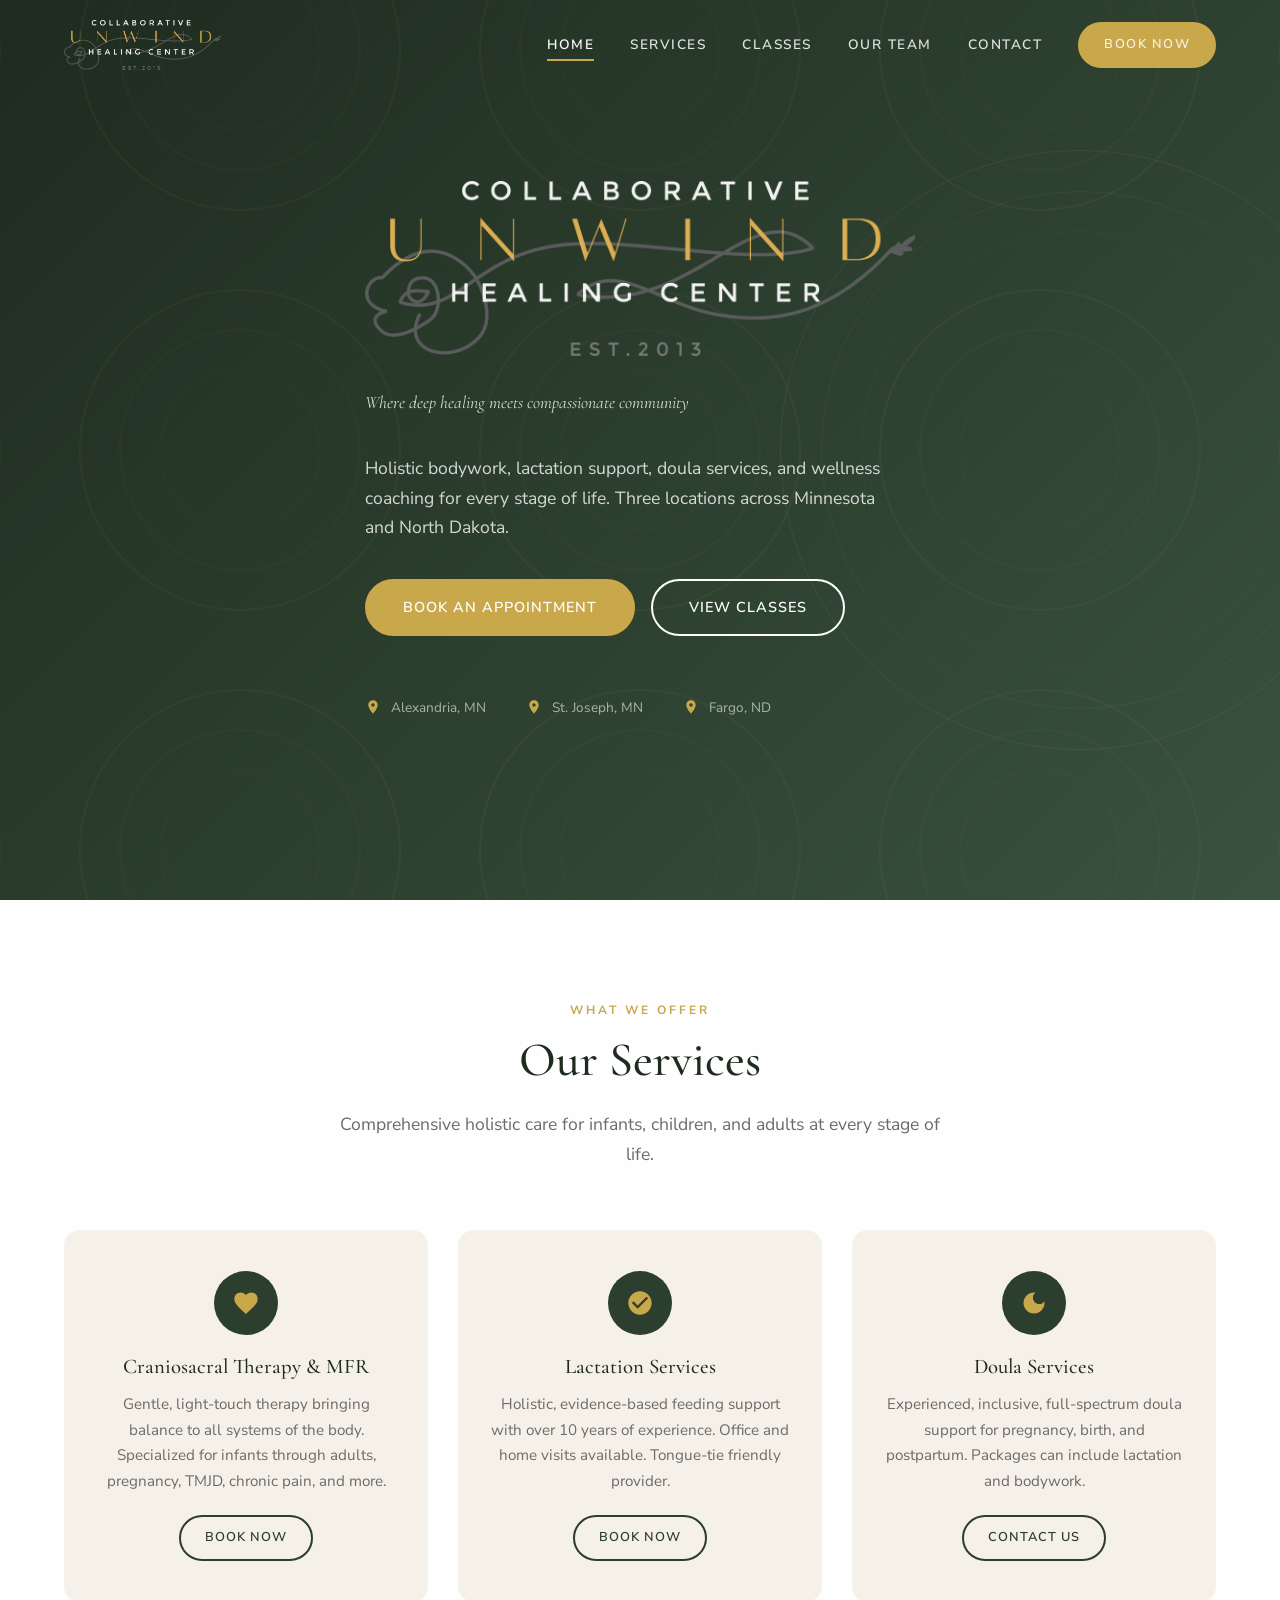
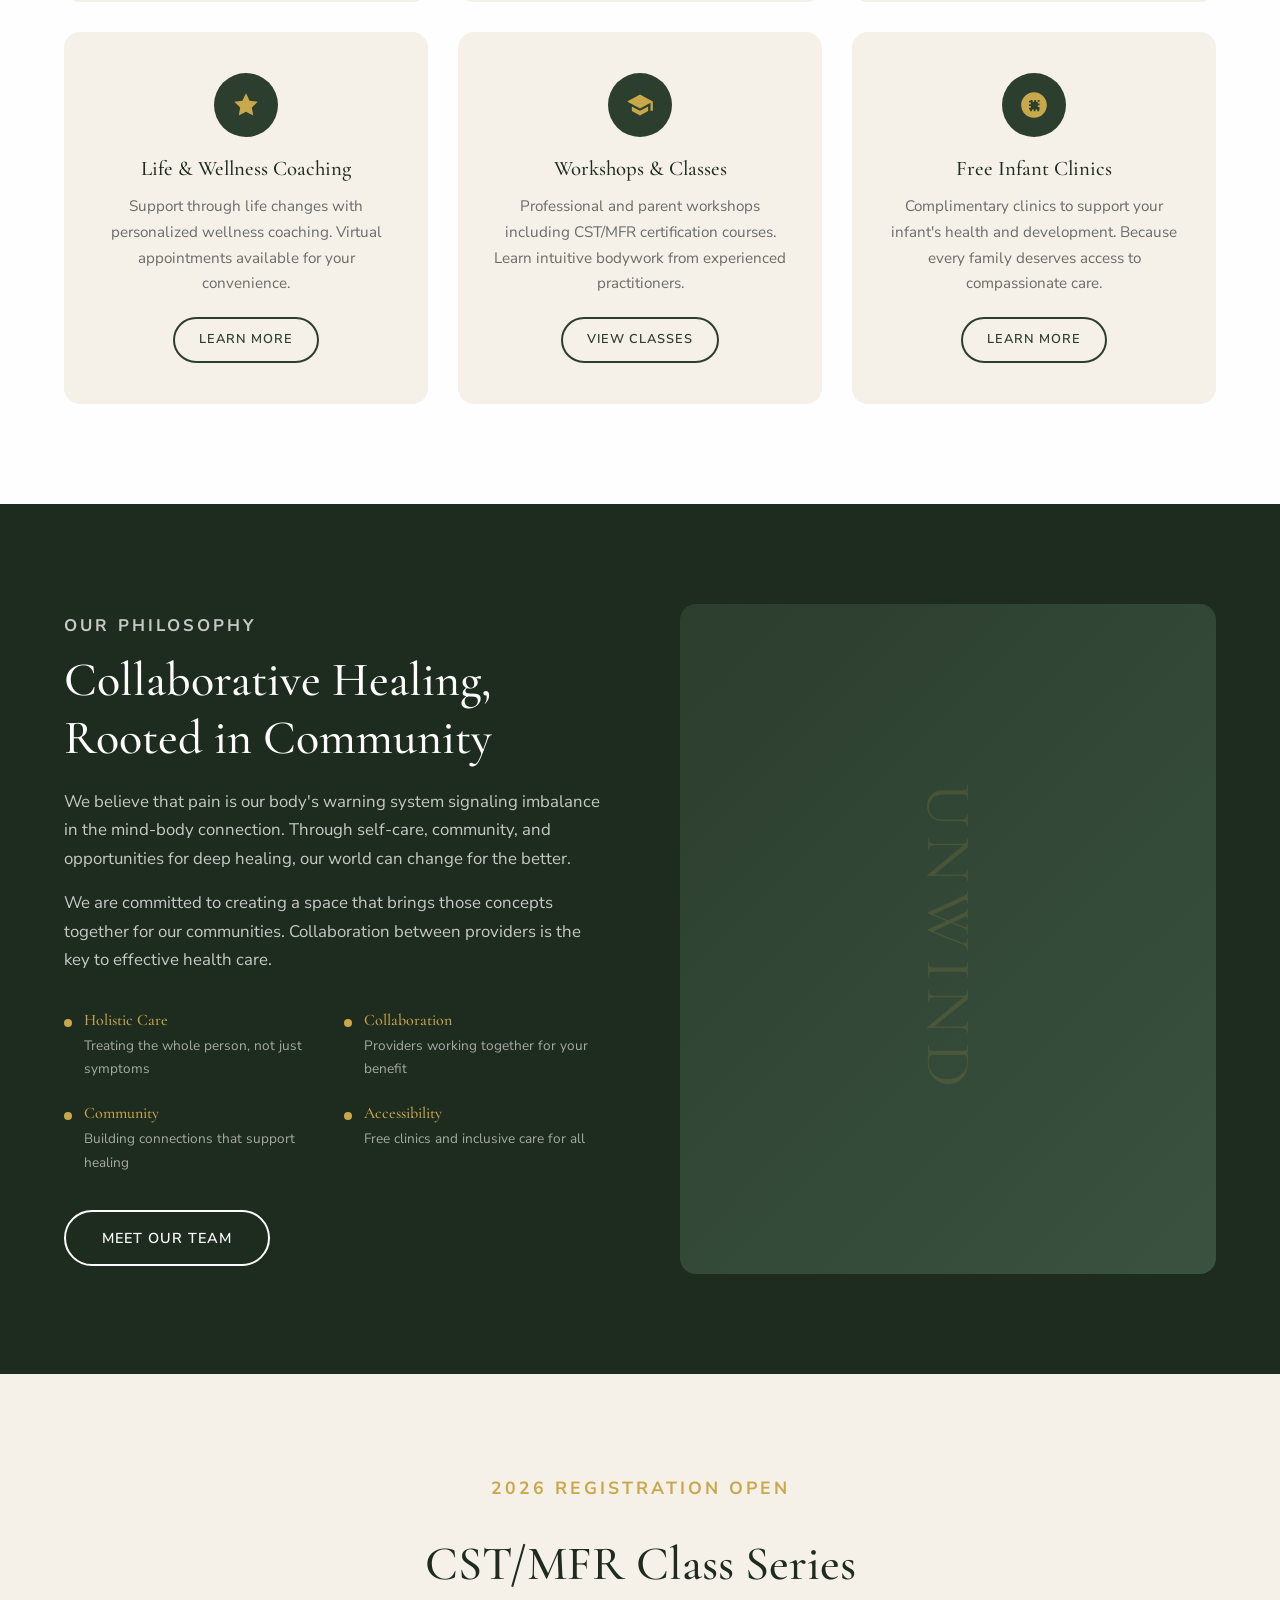
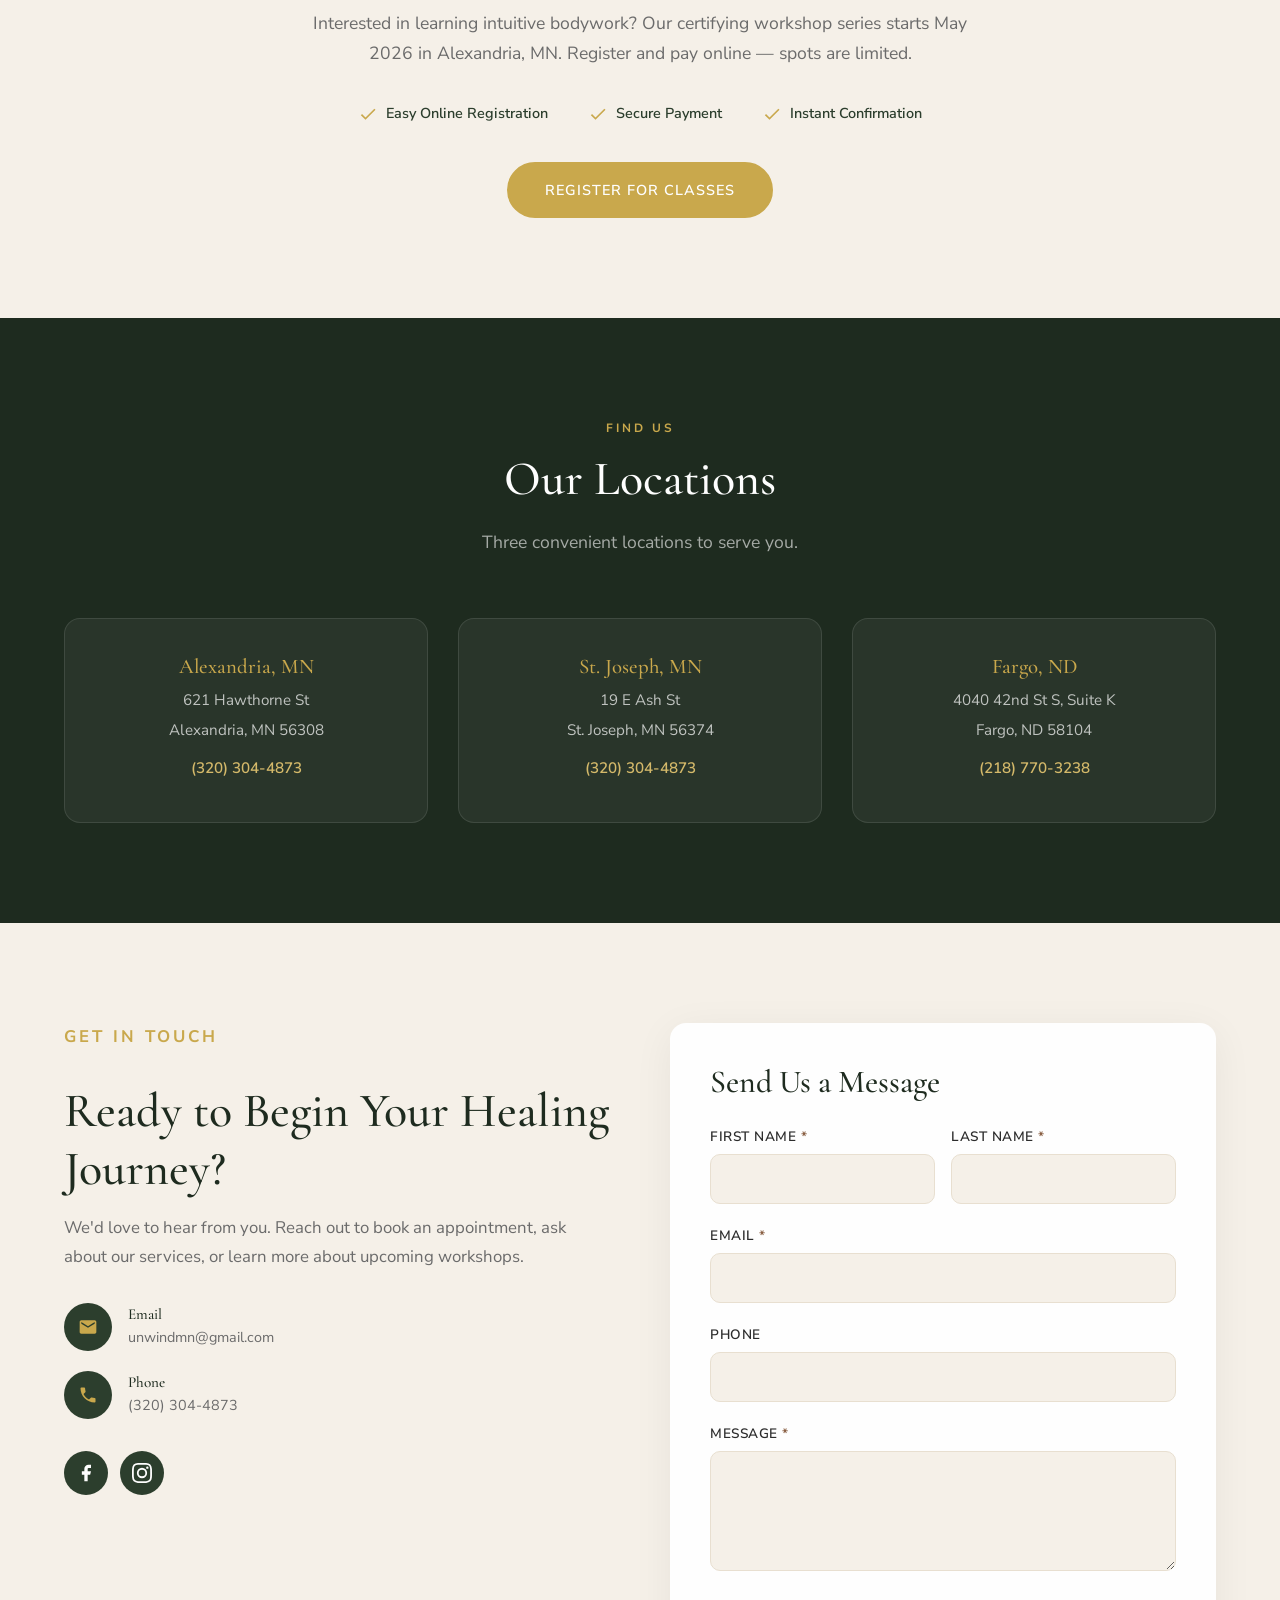
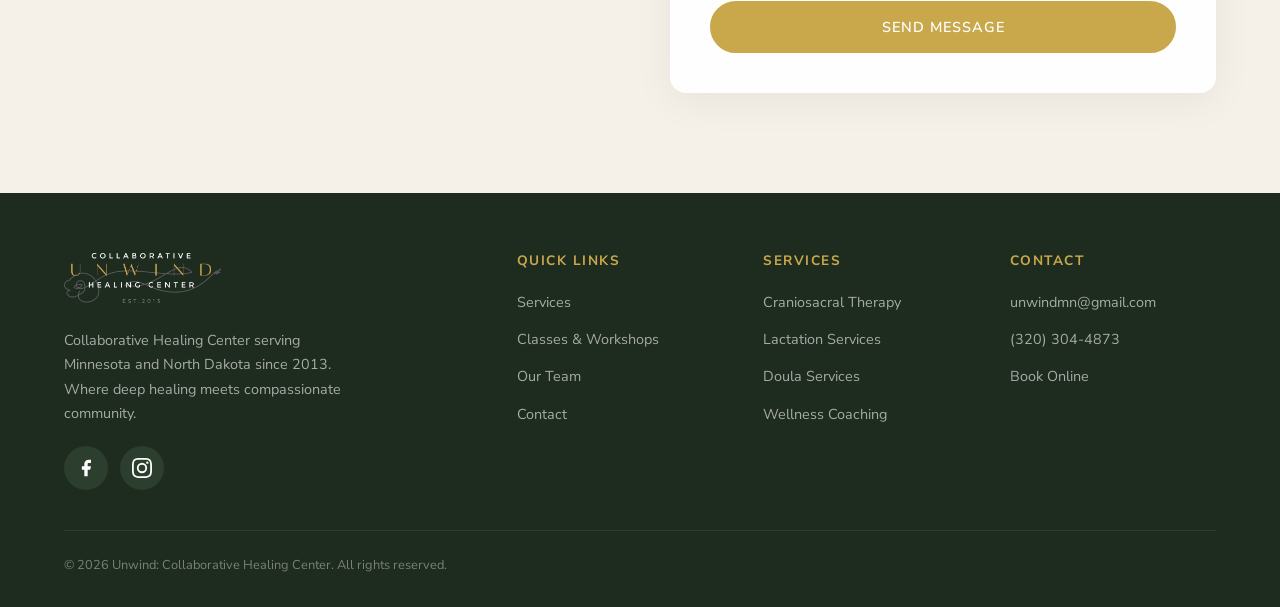
<file: index.html>
<!DOCTYPE html>
<html lang="en">
<head>
  <meta charset="UTF-8">
  <meta name="viewport" content="width=device-width, initial-scale=1.0">
  <title>Unwind: Collaborative Healing Center | Craniosacral Therapy & Holistic Wellness | Minnesota</title>
  <meta name="description" content="Unwind is a collaborative healing center offering Craniosacral Therapy, Myofascial Release, Lactation Services, Doula Support, and Wellness Coaching in Alexandria, St. Joseph MN and Fargo ND. Est. 2013.">
  <meta name="keywords" content="craniosacral therapy, myofascial release, lactation consultant, doula, holistic healing, wellness coaching, Alexandria MN, St Joseph MN, Fargo ND">
  <link rel="preconnect" href="https://fonts.googleapis.com">
  <link rel="preconnect" href="https://fonts.gstatic.com" crossorigin>
  <link href="https://fonts.googleapis.com/css2?family=Cormorant+Garamond:ital,wght@0,400;0,500;0,600;1,400;1,500&family=Nunito+Sans:wght@300;400;600;700&display=swap" rel="stylesheet">
  <link rel="stylesheet" href="css/styles.css">
</head>
<body>

  <!-- Navigation -->
  <nav class="navbar" id="navbar">
    <div class="nav-container">
      <a href="index.html" class="nav-logo"><img src="images/unwind-logo.png" alt="Unwind: Collaborative Healing Center"></a>
      <div class="nav-links" id="navLinks">
        <a href="index.html" class="active">Home</a>
        <a href="pages/services.html">Services</a>
        <a href="pages/classes.html">Classes</a>
        <a href="pages/about.html">Our Team</a>
        <a href="pages/contact.html">Contact</a>
        <a href="pages/book.html" class="btn btn-primary">Book Now</a>
      </div>
      <button class="nav-toggle" id="navToggle" aria-label="Toggle menu">
        <span></span><span></span><span></span>
      </button>
    </div>
  </nav>

  <!-- Hero -->
  <section class="hero">
    <div class="hero-overlay"></div>
    <div class="hero-decoration"></div>
    <div class="container">
      <div class="hero-content">
        <div class="hero-logo">
          <img src="images/unwind-logo.png" alt="Unwind: Collaborative Healing Center">
        </div>
        <p class="hero-tagline">Where deep healing meets compassionate community</p>
        <p>Holistic bodywork, lactation support, doula services, and wellness coaching for every stage of life. Three locations across Minnesota and North Dakota.</p>
        <div class="hero-buttons">
          <a href="pages/book.html" class="btn btn-primary">Book an Appointment</a>
          <a href="pages/classes.html" class="btn btn-outline">View Classes</a>
        </div>
      </div>
      <div class="hero-locations">
        <div class="hero-location">
          <svg viewBox="0 0 24 24"><path d="M12 2C8.13 2 5 5.13 5 9c0 5.25 7 13 7 13s7-7.75 7-13c0-3.87-3.13-7-7-7zm0 9.5c-1.38 0-2.5-1.12-2.5-2.5s1.12-2.5 2.5-2.5 2.5 1.12 2.5 2.5-1.12 2.5-2.5 2.5z"/></svg>
          Alexandria, MN
        </div>
        <div class="hero-location">
          <svg viewBox="0 0 24 24"><path d="M12 2C8.13 2 5 5.13 5 9c0 5.25 7 13 7 13s7-7.75 7-13c0-3.87-3.13-7-7-7zm0 9.5c-1.38 0-2.5-1.12-2.5-2.5s1.12-2.5 2.5-2.5 2.5 1.12 2.5 2.5-1.12 2.5-2.5 2.5z"/></svg>
          St. Joseph, MN
        </div>
        <div class="hero-location">
          <svg viewBox="0 0 24 24"><path d="M12 2C8.13 2 5 5.13 5 9c0 5.25 7 13 7 13s7-7.75 7-13c0-3.87-3.13-7-7-7zm0 9.5c-1.38 0-2.5-1.12-2.5-2.5s1.12-2.5 2.5-2.5 2.5 1.12 2.5 2.5-1.12 2.5-2.5 2.5z"/></svg>
          Fargo, ND
        </div>
      </div>
    </div>
  </section>

  <!-- Services -->
  <section class="services" id="services">
    <div class="container">
      <div class="services-header">
        <p class="section-label">What We Offer</p>
        <h2 class="section-title">Our Services</h2>
        <p class="section-subtitle">Comprehensive holistic care for infants, children, and adults at every stage of life.</p>
      </div>
      <div class="services-grid">
        <div class="service-card fade-in">
          <div class="service-icon">
            <svg viewBox="0 0 24 24"><path d="M16.5 3c-1.74 0-3.41.81-4.5 2.09C10.91 3.81 9.24 3 7.5 3 4.42 3 2 5.42 2 8.5c0 3.78 3.4 6.86 8.55 11.54L12 21.35l1.45-1.32C18.6 15.36 22 12.28 22 8.5 22 5.42 19.58 3 16.5 3z"/></svg>
          </div>
          <h3>Craniosacral Therapy & MFR</h3>
          <p>Gentle, light-touch therapy bringing balance to all systems of the body. Specialized for infants through adults, pregnancy, TMJD, chronic pain, and more.</p>
          <a href="pages/book.html" class="btn btn-outline-dark">Book Now</a>
        </div>
        <div class="service-card fade-in">
          <div class="service-icon">
            <svg viewBox="0 0 24 24"><path d="M12 2C6.48 2 2 6.48 2 12s4.48 10 10 10 10-4.48 10-10S17.52 2 12 2zm-2 15l-5-5 1.41-1.41L10 14.17l7.59-7.59L19 8l-9 9z"/></svg>
          </div>
          <h3>Lactation Services</h3>
          <p>Holistic, evidence-based feeding support with over 10 years of experience. Office and home visits available. Tongue-tie friendly provider.</p>
          <a href="pages/book.html" class="btn btn-outline-dark">Book Now</a>
        </div>
        <div class="service-card fade-in">
          <div class="service-icon">
            <svg viewBox="0 0 24 24"><path d="M12 3c-4.97 0-9 4.03-9 9s4.03 9 9 9 9-4.03 9-9c0-.46-.04-.92-.1-1.36-.98 1.37-2.58 2.26-4.4 2.26-2.98 0-5.4-2.42-5.4-5.4 0-1.81.89-3.42 2.26-4.4-.44-.06-.9-.1-1.36-.1z"/></svg>
          </div>
          <h3>Doula Services</h3>
          <p>Experienced, inclusive, full-spectrum doula support for pregnancy, birth, and postpartum. Packages can include lactation and bodywork.</p>
          <a href="pages/contact.html" class="btn btn-outline-dark">Contact Us</a>
        </div>
        <div class="service-card fade-in">
          <div class="service-icon">
            <svg viewBox="0 0 24 24"><path d="M12 2l3.09 6.26L22 9.27l-5 4.87 1.18 6.88L12 17.77l-6.18 3.25L7 14.14 2 9.27l6.91-1.01L12 2z"/></svg>
          </div>
          <h3>Life & Wellness Coaching</h3>
          <p>Support through life changes with personalized wellness coaching. Virtual appointments available for your convenience.</p>
          <a href="pages/contact.html" class="btn btn-outline-dark">Learn More</a>
        </div>
        <div class="service-card fade-in">
          <div class="service-icon">
            <svg viewBox="0 0 24 24"><path d="M5 13.18v4L12 21l7-3.82v-4L12 17l-7-3.82zM12 3L1 9l11 6 9-4.91V17h2V9L12 3z"/></svg>
          </div>
          <h3>Workshops & Classes</h3>
          <p>Professional and parent workshops including CST/MFR certification courses. Learn intuitive bodywork from experienced practitioners.</p>
          <a href="pages/classes.html" class="btn btn-outline-dark">View Classes</a>
        </div>
        <div class="service-card fade-in">
          <div class="service-icon">
            <svg viewBox="0 0 24 24"><path d="M12 1C5.93 1 1 5.93 1 12s4.93 11 11 11 11-4.93 11-11S18.07 1 12 1zm4.25 16.25h-1.5v-1.5h-1.5v1.5h-1.5v-1.5h-1.5v1.5h-1.5v-1.5H7.75v-1.5h1.5v-1.5h-1.5v-1.5h1.5v-1.5h-1.5v-1.5h1.5V7.75h1.5v1.5h1.5v-1.5h1.5v1.5h1.5v-1.5h1.5v1.5h-1.5v1.5h1.5v1.5h-1.5v1.5h1.5v1.5z"/></svg>
          </div>
          <h3>Free Infant Clinics</h3>
          <p>Complimentary clinics to support your infant's health and development. Because every family deserves access to compassionate care.</p>
          <a href="pages/contact.html" class="btn btn-outline-dark">Learn More</a>
        </div>
      </div>
    </div>
  </section>

  <!-- About Preview -->
  <section class="about-preview">
    <div class="container">
      <div class="about-grid">
        <div class="about-content">
          <p class="section-label">Our Philosophy</p>
          <h2 class="section-title">Collaborative Healing, Rooted in Community</h2>
          <p>We believe that pain is our body's warning system signaling imbalance in the mind-body connection. Through self-care, community, and opportunities for deep healing, our world can change for the better.</p>
          <p>We are committed to creating a space that brings those concepts together for our communities. Collaboration between providers is the key to effective health care.</p>
          <div class="about-values">
            <div class="value-item">
              <div class="value-dot"></div>
              <div>
                <h4>Holistic Care</h4>
                <p>Treating the whole person, not just symptoms</p>
              </div>
            </div>
            <div class="value-item">
              <div class="value-dot"></div>
              <div>
                <h4>Collaboration</h4>
                <p>Providers working together for your benefit</p>
              </div>
            </div>
            <div class="value-item">
              <div class="value-dot"></div>
              <div>
                <h4>Community</h4>
                <p>Building connections that support healing</p>
              </div>
            </div>
            <div class="value-item">
              <div class="value-dot"></div>
              <div>
                <h4>Accessibility</h4>
                <p>Free clinics and inclusive care for all</p>
              </div>
            </div>
          </div>
          <div style="margin-top: 36px;">
            <a href="pages/about.html" class="btn btn-outline">Meet Our Team</a>
          </div>
        </div>
        <div class="about-image">
          <span class="about-image-placeholder">Unwind</span>
        </div>
      </div>
    </div>
  </section>

  <!-- Classes CTA -->
  <section class="classes-cta">
    <div class="container">
      <div class="classes-cta-content">
        <p class="section-label">2026 Registration Open</p>
        <h2>CST/MFR Class Series</h2>
        <p>Interested in learning intuitive bodywork? Our certifying workshop series starts May 2026 in Alexandria, MN. Register and pay online &mdash; spots are limited.</p>
        <div class="cta-features">
          <div class="cta-feature">
            <svg viewBox="0 0 24 24"><path d="M9 16.17L4.83 12l-1.42 1.41L9 19 21 7l-1.41-1.41z"/></svg>
            Easy Online Registration
          </div>
          <div class="cta-feature">
            <svg viewBox="0 0 24 24"><path d="M9 16.17L4.83 12l-1.42 1.41L9 19 21 7l-1.41-1.41z"/></svg>
            Secure Payment
          </div>
          <div class="cta-feature">
            <svg viewBox="0 0 24 24"><path d="M9 16.17L4.83 12l-1.42 1.41L9 19 21 7l-1.41-1.41z"/></svg>
            Instant Confirmation
          </div>
        </div>
        <a href="pages/classes.html" class="btn btn-primary">Register for Classes</a>
      </div>
    </div>
  </section>

  <!-- Locations -->
  <section class="locations">
    <div class="container">
      <div class="locations-header">
        <p class="section-label">Find Us</p>
        <h2 class="section-title">Our Locations</h2>
        <p class="section-subtitle">Three convenient locations to serve you.</p>
      </div>
      <div class="locations-grid">
        <div class="location-card fade-in">
          <h3>Alexandria, MN</h3>
          <p>621 Hawthorne St</p>
          <p>Alexandria, MN 56308</p>
          <p class="location-phone">(320) 304-4873</p>
        </div>
        <div class="location-card fade-in">
          <h3>St. Joseph, MN</h3>
          <p>19 E Ash St</p>
          <p>St. Joseph, MN 56374</p>
          <p class="location-phone">(320) 304-4873</p>
        </div>
        <div class="location-card fade-in">
          <h3>Fargo, ND</h3>
          <p>4040 42nd St S, Suite K</p>
          <p>Fargo, ND 58104</p>
          <p class="location-phone">(218) 770-3238</p>
        </div>
      </div>
    </div>
  </section>

  <!-- Contact CTA -->
  <section class="contact" id="contact">
    <div class="container">
      <div class="contact-grid">
        <div class="contact-info">
          <p class="section-label">Get in Touch</p>
          <h2>Ready to Begin Your Healing Journey?</h2>
          <p>We'd love to hear from you. Reach out to book an appointment, ask about our services, or learn more about upcoming workshops.</p>
          <div class="contact-details">
            <div class="contact-item">
              <div class="contact-item-icon">
                <svg viewBox="0 0 24 24"><path d="M20 4H4c-1.1 0-1.99.9-1.99 2L2 18c0 1.1.9 2 2 2h16c1.1 0 2-.9 2-2V6c0-1.1-.9-2-2-2zm0 4l-8 5-8-5V6l8 5 8-5v2z"/></svg>
              </div>
              <div class="contact-item-text">
                <h4>Email</h4>
                <p><a href="mailto:unwindmn@gmail.com">unwindmn@gmail.com</a></p>
              </div>
            </div>
            <div class="contact-item">
              <div class="contact-item-icon">
                <svg viewBox="0 0 24 24"><path d="M6.62 10.79c1.44 2.83 3.76 5.14 6.59 6.59l2.2-2.2c.27-.27.67-.36 1.02-.24 1.12.37 2.33.57 3.57.57.55 0 1 .45 1 1V20c0 .55-.45 1-1 1-9.39 0-17-7.61-17-17 0-.55.45-1 1-1h3.5c.55 0 1 .45 1 1 0 1.25.2 2.45.57 3.57.11.35.03.74-.25 1.02l-2.2 2.2z"/></svg>
              </div>
              <div class="contact-item-text">
                <h4>Phone</h4>
                <p><a href="tel:320-304-4873">(320) 304-4873</a></p>
              </div>
            </div>
          </div>
          <div class="contact-social">
            <a href="https://www.facebook.com/unwindMN/" target="_blank" rel="noopener" aria-label="Facebook">
              <svg viewBox="0 0 24 24"><path d="M18 2h-3a5 5 0 00-5 5v3H7v4h3v8h4v-8h3l1-4h-4V7a1 1 0 011-1h3z"/></svg>
            </a>
            <a href="https://www.instagram.com/unwindmn/" target="_blank" rel="noopener" aria-label="Instagram">
              <svg viewBox="0 0 24 24"><path d="M12 2.163c3.204 0 3.584.012 4.85.07 3.252.148 4.771 1.691 4.919 4.919.058 1.265.069 1.645.069 4.849 0 3.205-.012 3.584-.069 4.849-.149 3.225-1.664 4.771-4.919 4.919-1.266.058-1.644.07-4.85.07-3.204 0-3.584-.012-4.849-.07-3.26-.149-4.771-1.699-4.919-4.92-.058-1.265-.07-1.644-.07-4.849 0-3.204.013-3.583.07-4.849.149-3.227 1.664-4.771 4.919-4.919 1.266-.057 1.645-.069 4.849-.069zM12 0C8.741 0 8.333.014 7.053.072 2.695.272.273 2.69.073 7.052.014 8.333 0 8.741 0 12c0 3.259.014 3.668.072 4.948.2 4.358 2.618 6.78 6.98 6.98C8.333 23.986 8.741 24 12 24c3.259 0 3.668-.014 4.948-.072 4.354-.2 6.782-2.618 6.979-6.98.059-1.28.073-1.689.073-4.948 0-3.259-.014-3.667-.072-4.947-.196-4.354-2.617-6.78-6.979-6.98C15.668.014 15.259 0 12 0zm0 5.838a6.162 6.162 0 100 12.324 6.162 6.162 0 000-12.324zM12 16a4 4 0 110-8 4 4 0 010 8zm6.406-11.845a1.44 1.44 0 100 2.881 1.44 1.44 0 000-2.881z"/></svg>
            </a>
          </div>
        </div>
        <div class="form-card">
          <h3>Send Us a Message</h3>
          <form id="contactForm" action="https://formsubmit.co/unwindmn@gmail.com" method="POST">
            <input type="hidden" name="_subject" value="New Contact from Unwind Website">
            <input type="hidden" name="_captcha" value="false">
            <input type="hidden" name="_next" value="">
            <div class="form-row">
              <div class="form-group">
                <label for="firstName">First Name <span class="required">*</span></label>
                <input type="text" id="firstName" name="firstName" required>
              </div>
              <div class="form-group">
                <label for="lastName">Last Name <span class="required">*</span></label>
                <input type="text" id="lastName" name="lastName" required>
              </div>
            </div>
            <div class="form-group">
              <label for="email">Email <span class="required">*</span></label>
              <input type="email" id="email" name="email" required>
            </div>
            <div class="form-group">
              <label for="phone">Phone</label>
              <input type="tel" id="phone" name="phone">
            </div>
            <div class="form-group">
              <label for="message">Message <span class="required">*</span></label>
              <textarea id="message" name="message" rows="4" required></textarea>
            </div>
            <button type="submit" class="btn btn-primary" style="width: 100%;">Send Message</button>
          </form>
        </div>
      </div>
    </div>
  </section>

  <!-- Footer -->
  <footer class="footer">
    <div class="container">
      <div class="footer-grid">
        <div class="footer-brand">
          <a href="index.html" class="nav-logo"><img src="images/unwind-logo.png" alt="Unwind: Collaborative Healing Center"></a>
          <p>Collaborative Healing Center serving Minnesota and North Dakota since 2013. Where deep healing meets compassionate community.</p>
          <div class="contact-social">
            <a href="https://www.facebook.com/unwindMN/" target="_blank" rel="noopener" aria-label="Facebook">
              <svg viewBox="0 0 24 24"><path d="M18 2h-3a5 5 0 00-5 5v3H7v4h3v8h4v-8h3l1-4h-4V7a1 1 0 011-1h3z"/></svg>
            </a>
            <a href="https://www.instagram.com/unwindmn/" target="_blank" rel="noopener" aria-label="Instagram">
              <svg viewBox="0 0 24 24"><path d="M12 2.163c3.204 0 3.584.012 4.85.07 3.252.148 4.771 1.691 4.919 4.919.058 1.265.069 1.645.069 4.849 0 3.205-.012 3.584-.069 4.849-.149 3.225-1.664 4.771-4.919 4.919-1.266.058-1.644.07-4.85.07-3.204 0-3.584-.012-4.849-.07-3.26-.149-4.771-1.699-4.919-4.92-.058-1.265-.07-1.644-.07-4.849 0-3.204.013-3.583.07-4.849.149-3.227 1.664-4.771 4.919-4.919 1.266-.057 1.645-.069 4.849-.069zM12 0C8.741 0 8.333.014 7.053.072 2.695.272.273 2.69.073 7.052.014 8.333 0 8.741 0 12c0 3.259.014 3.668.072 4.948.2 4.358 2.618 6.78 6.98 6.98C8.333 23.986 8.741 24 12 24c3.259 0 3.668-.014 4.948-.072 4.354-.2 6.782-2.618 6.979-6.98.059-1.28.073-1.689.073-4.948 0-3.259-.014-3.667-.072-4.947-.196-4.354-2.617-6.78-6.979-6.98C15.668.014 15.259 0 12 0zm0 5.838a6.162 6.162 0 100 12.324 6.162 6.162 0 000-12.324zM12 16a4 4 0 110-8 4 4 0 010 8zm6.406-11.845a1.44 1.44 0 100 2.881 1.44 1.44 0 000-2.881z"/></svg>
            </a>
          </div>
        </div>
        <div>
          <h4>Quick Links</h4>
          <ul>
            <li><a href="pages/services.html">Services</a></li>
            <li><a href="pages/classes.html">Classes & Workshops</a></li>
            <li><a href="pages/about.html">Our Team</a></li>
            <li><a href="pages/contact.html">Contact</a></li>
          </ul>
        </div>
        <div>
          <h4>Services</h4>
          <ul>
            <li><a href="pages/services.html">Craniosacral Therapy</a></li>
            <li><a href="pages/services.html">Lactation Services</a></li>
            <li><a href="pages/services.html">Doula Services</a></li>
            <li><a href="pages/services.html">Wellness Coaching</a></li>
          </ul>
        </div>
        <div>
          <h4>Contact</h4>
          <ul>
            <li><a href="mailto:unwindmn@gmail.com">unwindmn@gmail.com</a></li>
            <li><a href="tel:320-304-4873">(320) 304-4873</a></li>
            <li><a href="pages/book.html">Book Online</a></li>
          </ul>
        </div>
      </div>
      <div class="footer-bottom">
        <p>&copy; 2026 Unwind: Collaborative Healing Center. All rights reserved.</p>
      </div>
    </div>
  </footer>

  <script src="js/main.js"></script>
</body>
</html>
</file>
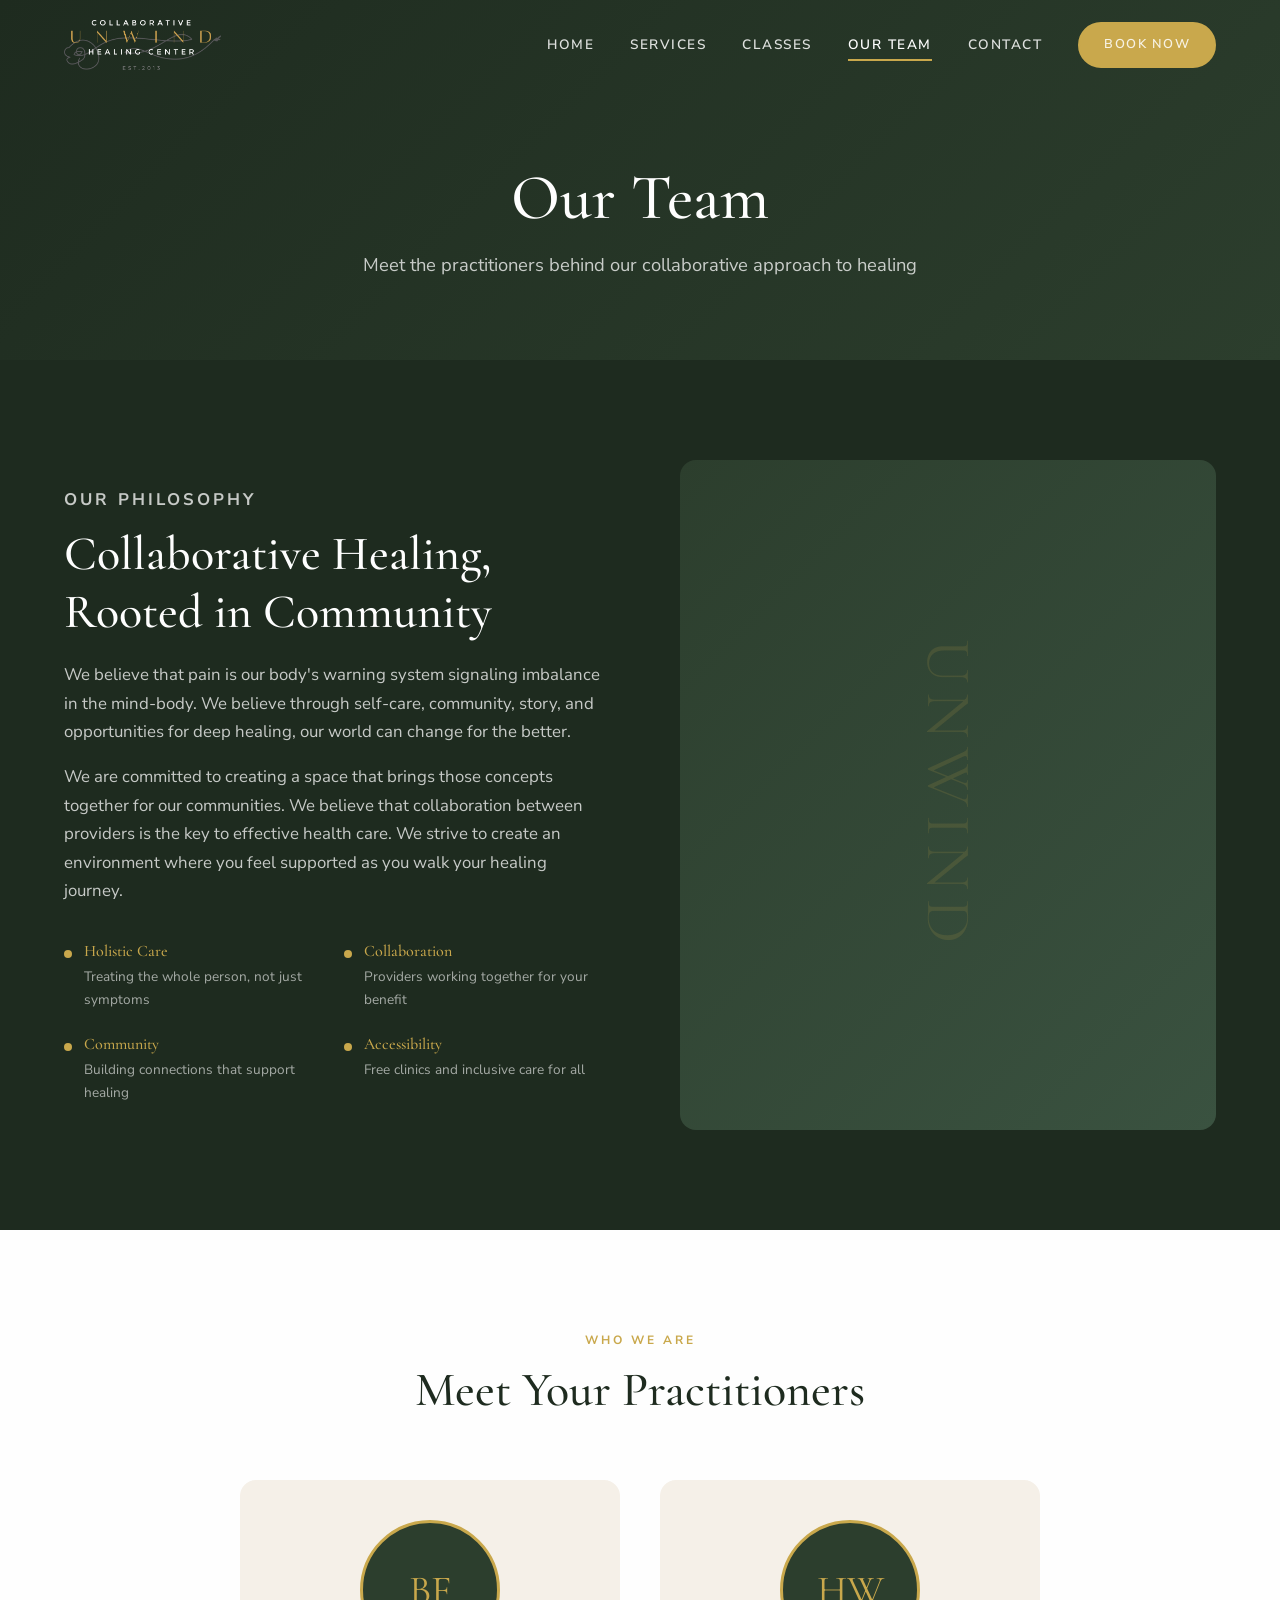
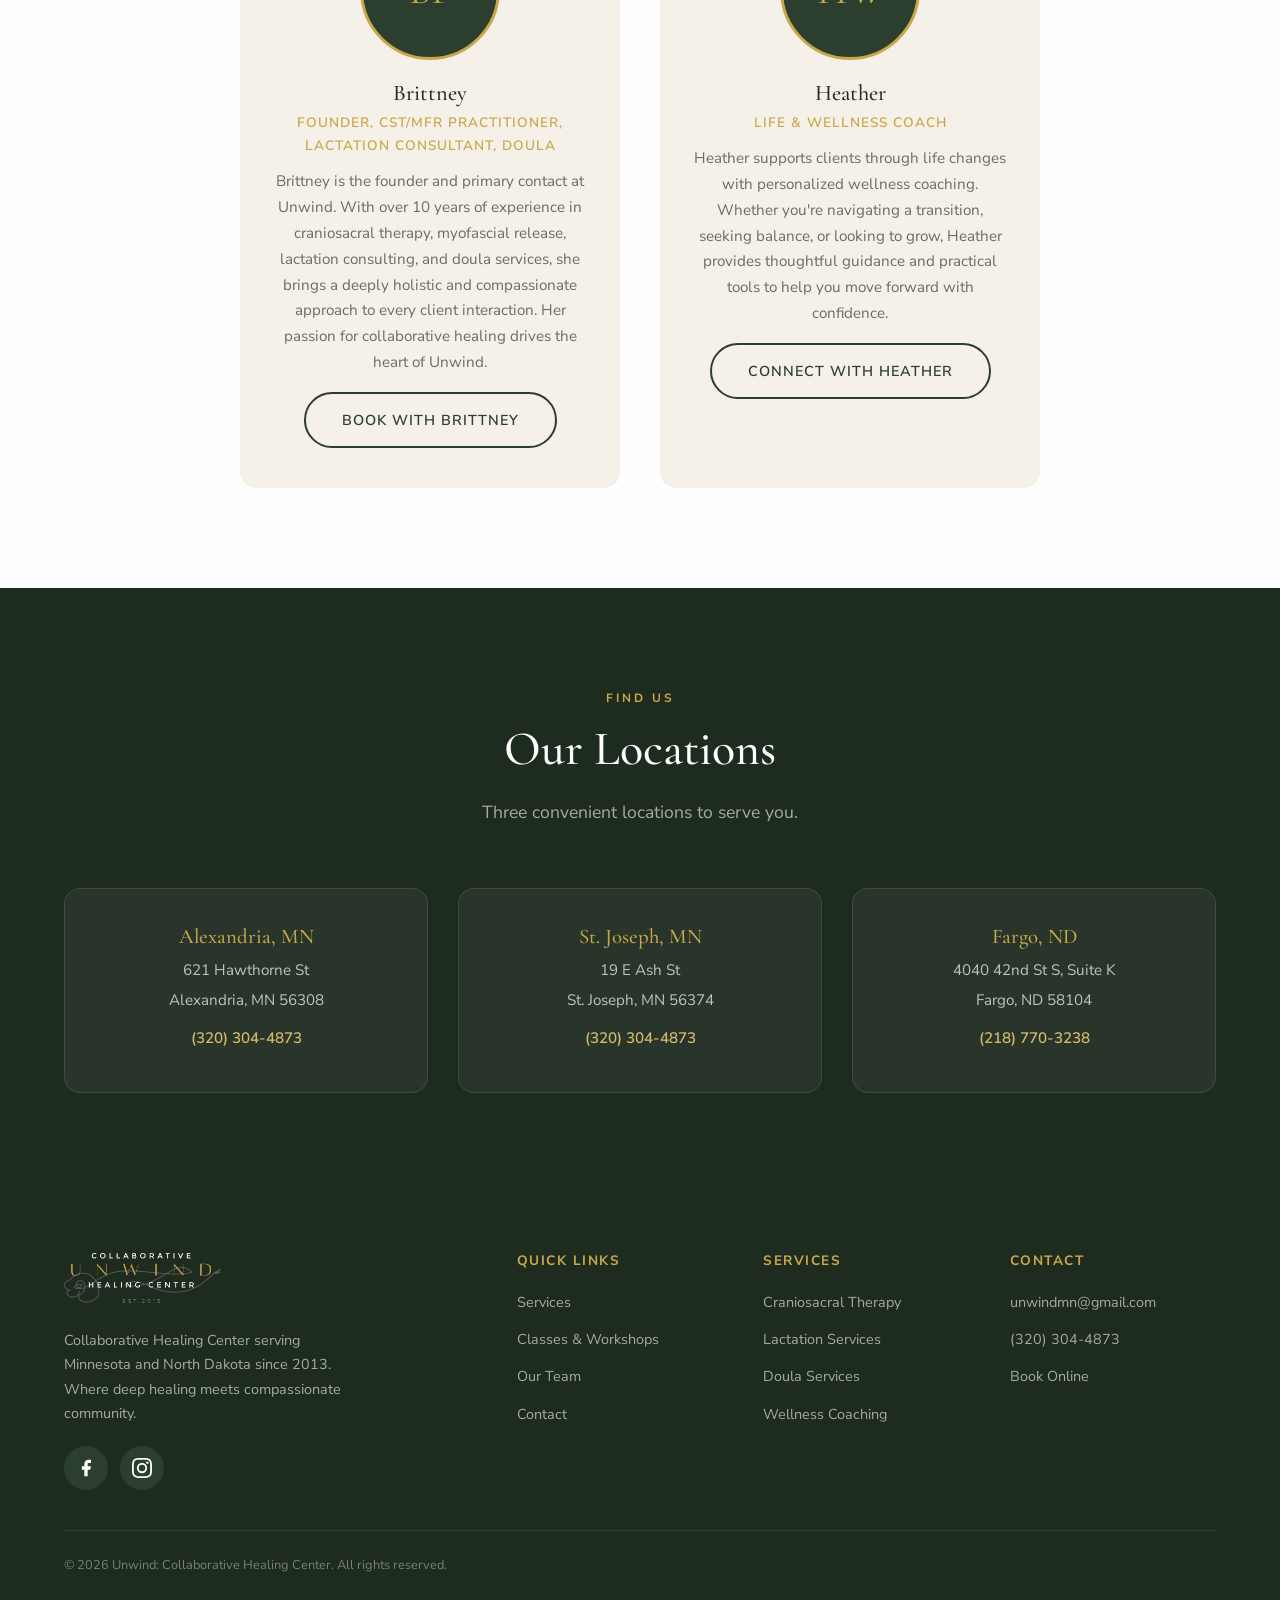
<file: pages/about.html>
<!DOCTYPE html>
<html lang="en">
<head>
  <meta charset="UTF-8">
  <meta name="viewport" content="width=device-width, initial-scale=1.0">
  <title>Our Team | Unwind: Collaborative Healing Center</title>
  <meta name="description" content="Meet the team at Unwind Collaborative Healing Center. Brittney, founder and CST/MFR practitioner, and Heather, life and wellness coach, are here to support your healing journey.">
  <meta name="keywords" content="Unwind team, Brittney, Heather, craniosacral therapy, wellness coaching, holistic healing, Alexandria MN, St Joseph MN, Fargo ND">
  <link rel="preconnect" href="https://fonts.googleapis.com">
  <link rel="preconnect" href="https://fonts.gstatic.com" crossorigin>
  <link href="https://fonts.googleapis.com/css2?family=Cormorant+Garamond:ital,wght@0,400;0,500;0,600;1,400;1,500&family=Nunito+Sans:wght@300;400;600;700&display=swap" rel="stylesheet">
  <link rel="stylesheet" href="../css/styles.css">
</head>
<body>

  <!-- Navigation -->
  <nav class="navbar" id="navbar">
    <div class="nav-container">
      <a href="../index.html" class="nav-logo"><img src="../images/unwind-logo.png" alt="Unwind: Collaborative Healing Center"></a>
      <div class="nav-links" id="navLinks">
        <a href="../index.html">Home</a>
        <a href="services.html">Services</a>
        <a href="classes.html">Classes</a>
        <a href="about.html" class="active">Our Team</a>
        <a href="contact.html">Contact</a>
        <a href="book.html" class="btn btn-primary">Book Now</a>
      </div>
      <button class="nav-toggle" id="navToggle" aria-label="Toggle menu">
        <span></span><span></span><span></span>
      </button>
    </div>
  </nav>

  <!-- Page Hero -->
  <section class="page-hero">
    <div class="container">
      <h1>Our Team</h1>
      <p>Meet the practitioners behind our collaborative approach to healing</p>
    </div>
  </section>

  <!-- Philosophy -->
  <section class="about-preview">
    <div class="container">
      <div class="about-grid">
        <div class="about-content">
          <p class="section-label">Our Philosophy</p>
          <h2 class="section-title">Collaborative Healing, Rooted in Community</h2>
          <p>We believe that pain is our body's warning system signaling imbalance in the mind-body. We believe through self-care, community, story, and opportunities for deep healing, our world can change for the better.</p>
          <p>We are committed to creating a space that brings those concepts together for our communities. We believe that collaboration between providers is the key to effective health care. We strive to create an environment where you feel supported as you walk your healing journey.</p>
          <div class="about-values">
            <div class="value-item">
              <div class="value-dot"></div>
              <div>
                <h4>Holistic Care</h4>
                <p>Treating the whole person, not just symptoms</p>
              </div>
            </div>
            <div class="value-item">
              <div class="value-dot"></div>
              <div>
                <h4>Collaboration</h4>
                <p>Providers working together for your benefit</p>
              </div>
            </div>
            <div class="value-item">
              <div class="value-dot"></div>
              <div>
                <h4>Community</h4>
                <p>Building connections that support healing</p>
              </div>
            </div>
            <div class="value-item">
              <div class="value-dot"></div>
              <div>
                <h4>Accessibility</h4>
                <p>Free clinics and inclusive care for all</p>
              </div>
            </div>
          </div>
        </div>
        <div class="about-image">
          <span class="about-image-placeholder">Unwind</span>
        </div>
      </div>
    </div>
  </section>

  <!-- Team -->
  <section class="team">
    <div class="container">
      <div class="team-header">
        <p class="section-label">Who We Are</p>
        <h2 class="section-title">Meet Your Practitioners</h2>
      </div>
      <div class="team-grid">
        <div class="team-card fade-in">
          <div class="team-photo">BF</div>
          <h3>Brittney</h3>
          <p class="team-role">Founder, CST/MFR Practitioner, Lactation Consultant, Doula</p>
          <p>Brittney is the founder and primary contact at Unwind. With over 10 years of experience in craniosacral therapy, myofascial release, lactation consulting, and doula services, she brings a deeply holistic and compassionate approach to every client interaction. Her passion for collaborative healing drives the heart of Unwind.</p>
          <a href="book.html" class="btn btn-outline-dark">Book with Brittney</a>
        </div>
        <div class="team-card fade-in">
          <div class="team-photo">HW</div>
          <h3>Heather</h3>
          <p class="team-role">Life &amp; Wellness Coach</p>
          <p>Heather supports clients through life changes with personalized wellness coaching. Whether you're navigating a transition, seeking balance, or looking to grow, Heather provides thoughtful guidance and practical tools to help you move forward with confidence.</p>
          <a href="contact.html" class="btn btn-outline-dark">Connect with Heather</a>
        </div>
      </div>
    </div>
  </section>

  <!-- Locations -->
  <section class="locations">
    <div class="container">
      <div class="locations-header">
        <p class="section-label">Find Us</p>
        <h2 class="section-title">Our Locations</h2>
        <p class="section-subtitle">Three convenient locations to serve you.</p>
      </div>
      <div class="locations-grid">
        <div class="location-card fade-in">
          <h3>Alexandria, MN</h3>
          <p>621 Hawthorne St</p>
          <p>Alexandria, MN 56308</p>
          <p class="location-phone">(320) 304-4873</p>
        </div>
        <div class="location-card fade-in">
          <h3>St. Joseph, MN</h3>
          <p>19 E Ash St</p>
          <p>St. Joseph, MN 56374</p>
          <p class="location-phone">(320) 304-4873</p>
        </div>
        <div class="location-card fade-in">
          <h3>Fargo, ND</h3>
          <p>4040 42nd St S, Suite K</p>
          <p>Fargo, ND 58104</p>
          <p class="location-phone">(218) 770-3238</p>
        </div>
      </div>
    </div>
  </section>

  <!-- Footer -->
  <footer class="footer">
    <div class="container">
      <div class="footer-grid">
        <div class="footer-brand">
          <a href="../index.html" class="nav-logo"><img src="../images/unwind-logo.png" alt="Unwind: Collaborative Healing Center"></a>
          <p>Collaborative Healing Center serving Minnesota and North Dakota since 2013. Where deep healing meets compassionate community.</p>
          <div class="contact-social">
            <a href="https://www.facebook.com/unwindMN/" target="_blank" rel="noopener" aria-label="Facebook">
              <svg viewBox="0 0 24 24"><path d="M18 2h-3a5 5 0 00-5 5v3H7v4h3v8h4v-8h3l1-4h-4V7a1 1 0 011-1h3z"/></svg>
            </a>
            <a href="https://www.instagram.com/unwindmn/" target="_blank" rel="noopener" aria-label="Instagram">
              <svg viewBox="0 0 24 24"><path d="M12 2.163c3.204 0 3.584.012 4.85.07 3.252.148 4.771 1.691 4.919 4.919.058 1.265.069 1.645.069 4.849 0 3.205-.012 3.584-.069 4.849-.149 3.225-1.664 4.771-4.919 4.919-1.266.058-1.644.07-4.85.07-3.204 0-3.584-.012-4.849-.07-3.26-.149-4.771-1.699-4.919-4.92-.058-1.265-.07-1.644-.07-4.849 0-3.204.013-3.583.07-4.849.149-3.227 1.664-4.771 4.919-4.919 1.266-.057 1.645-.069 4.849-.069zM12 0C8.741 0 8.333.014 7.053.072 2.695.272.273 2.69.073 7.052.014 8.333 0 8.741 0 12c0 3.259.014 3.668.072 4.948.2 4.358 2.618 6.78 6.98 6.98C8.333 23.986 8.741 24 12 24c3.259 0 3.668-.014 4.948-.072 4.354-.2 6.782-2.618 6.979-6.98.059-1.28.073-1.689.073-4.948 0-3.259-.014-3.667-.072-4.947-.196-4.354-2.617-6.78-6.979-6.98C15.668.014 15.259 0 12 0zm0 5.838a6.162 6.162 0 100 12.324 6.162 6.162 0 000-12.324zM12 16a4 4 0 110-8 4 4 0 010 8zm6.406-11.845a1.44 1.44 0 100 2.881 1.44 1.44 0 000-2.881z"/></svg>
            </a>
          </div>
        </div>
        <div>
          <h4>Quick Links</h4>
          <ul>
            <li><a href="services.html">Services</a></li>
            <li><a href="classes.html">Classes & Workshops</a></li>
            <li><a href="about.html">Our Team</a></li>
            <li><a href="contact.html">Contact</a></li>
          </ul>
        </div>
        <div>
          <h4>Services</h4>
          <ul>
            <li><a href="services.html">Craniosacral Therapy</a></li>
            <li><a href="services.html">Lactation Services</a></li>
            <li><a href="services.html">Doula Services</a></li>
            <li><a href="services.html">Wellness Coaching</a></li>
          </ul>
        </div>
        <div>
          <h4>Contact</h4>
          <ul>
            <li><a href="mailto:unwindmn@gmail.com">unwindmn@gmail.com</a></li>
            <li><a href="tel:320-304-4873">(320) 304-4873</a></li>
            <li><a href="book.html">Book Online</a></li>
          </ul>
        </div>
      </div>
      <div class="footer-bottom">
        <p>&copy; 2026 Unwind: Collaborative Healing Center. All rights reserved.</p>
      </div>
    </div>
  </footer>

  <script src="../js/main.js"></script>
</body>
</html>
</file>
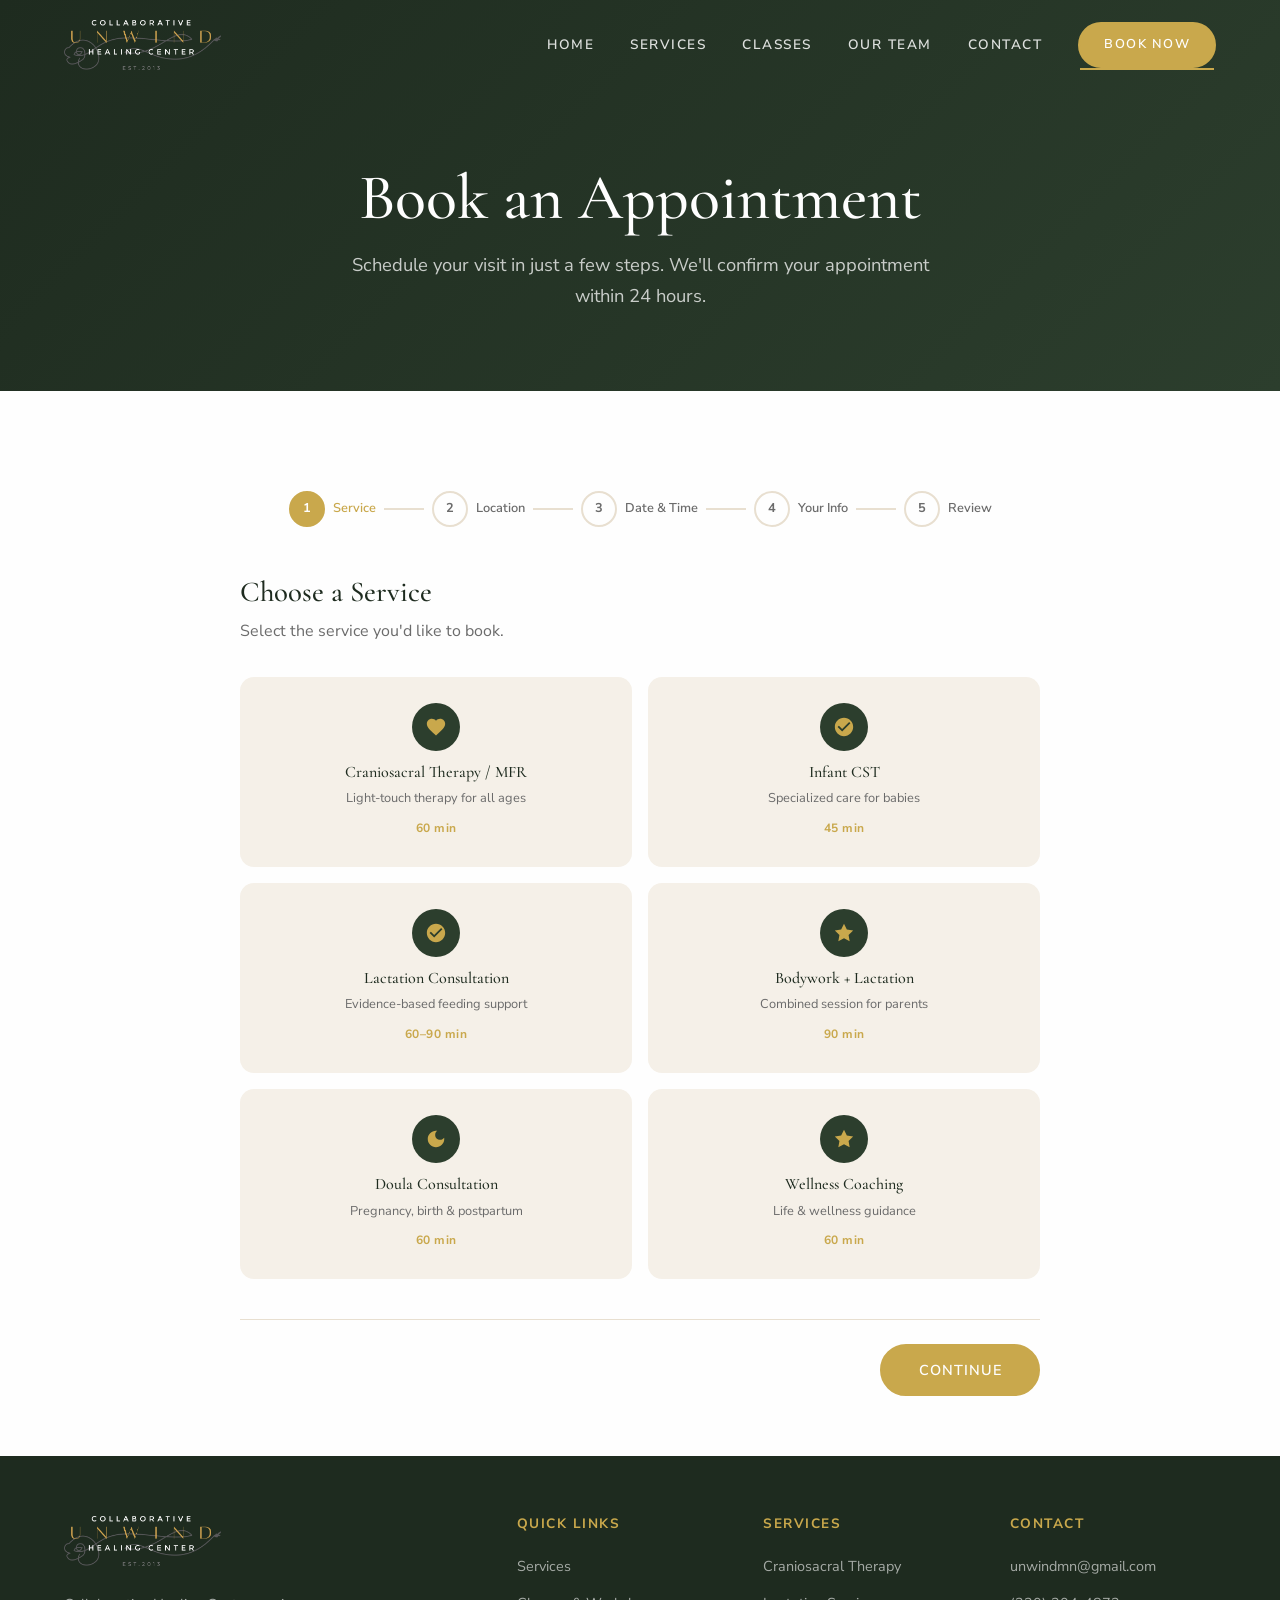
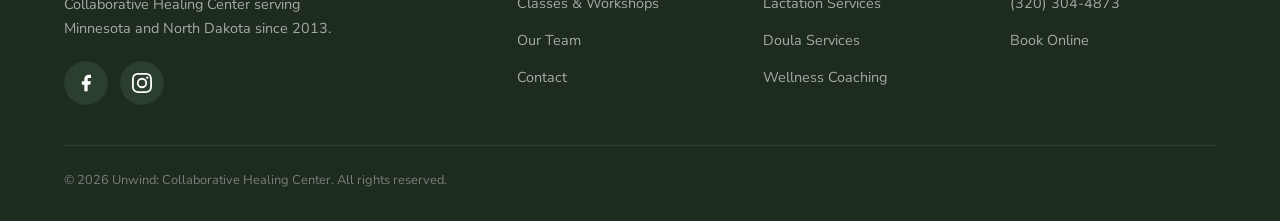
<file: pages/book.html>
<!DOCTYPE html>
<html lang="en">
<head>
  <meta charset="UTF-8">
  <meta name="viewport" content="width=device-width, initial-scale=1.0">
  <title>Book an Appointment | Unwind: Collaborative Healing Center</title>
  <meta name="description" content="Book your appointment at Unwind Collaborative Healing Center. Craniosacral Therapy, Lactation Services, Doula Support, and more across Minnesota and North Dakota.">
  <link rel="preconnect" href="https://fonts.googleapis.com">
  <link rel="preconnect" href="https://fonts.gstatic.com" crossorigin>
  <link href="https://fonts.googleapis.com/css2?family=Cormorant+Garamond:ital,wght@0,400;0,500;0,600;1,400;1,500&family=Nunito+Sans:wght@300;400;600;700&display=swap" rel="stylesheet">
  <link rel="stylesheet" href="../css/styles.css">
  <style>
    /* Booking-specific styles */
    .booking-section {
      padding: 100px 0 60px;
      background: var(--color-white);
    }

    .booking-container {
      max-width: 800px;
      margin: 0 auto;
    }

    .booking-header {
      text-align: center;
      margin-bottom: 48px;
    }

    .booking-header .section-subtitle {
      margin: 0 auto;
    }

    /* Progress steps */
    .booking-progress {
      display: flex;
      justify-content: center;
      gap: 8px;
      margin-bottom: 48px;
    }

    .progress-step {
      display: flex;
      align-items: center;
      gap: 8px;
    }

    .progress-dot {
      width: 36px;
      height: 36px;
      border-radius: 50%;
      display: flex;
      align-items: center;
      justify-content: center;
      font-size: 0.8rem;
      font-weight: 700;
      border: 2px solid var(--color-cream-dark);
      color: var(--color-text-light);
      background: var(--color-white);
      transition: var(--transition);
    }

    .progress-step.active .progress-dot {
      background: var(--color-gold);
      border-color: var(--color-gold);
      color: var(--color-white);
    }

    .progress-step.completed .progress-dot {
      background: var(--color-forest);
      border-color: var(--color-forest);
      color: var(--color-white);
    }

    .progress-label {
      font-size: 0.8rem;
      font-weight: 600;
      color: var(--color-text-light);
      display: none;
    }

    .progress-step.active .progress-label {
      color: var(--color-gold);
    }

    .progress-line {
      width: 40px;
      height: 2px;
      background: var(--color-cream-dark);
      align-self: center;
    }

    @media (min-width: 600px) {
      .progress-label { display: block; }
    }

    /* Booking steps */
    .booking-step {
      display: none;
    }

    .booking-step.active {
      display: block;
      animation: fadeUp 0.4s ease;
    }

    @keyframes fadeUp {
      from { opacity: 0; transform: translateY(20px); }
      to { opacity: 1; transform: translateY(0); }
    }

    .step-title {
      font-family: var(--font-heading);
      font-size: 1.8rem;
      color: var(--color-forest-dark);
      margin-bottom: 8px;
    }

    .step-subtitle {
      color: var(--color-text-light);
      margin-bottom: 32px;
    }

    /* Service selection cards */
    .service-options {
      display: grid;
      grid-template-columns: 1fr 1fr;
      gap: 16px;
    }

    .service-option {
      background: var(--color-cream);
      border: 2px solid transparent;
      border-radius: 14px;
      padding: 24px 20px;
      cursor: pointer;
      transition: var(--transition);
      text-align: center;
    }

    .service-option:hover {
      border-color: var(--color-gold-light);
      transform: translateY(-2px);
    }

    .service-option.selected {
      border-color: var(--color-gold);
      background: rgba(201, 168, 76, 0.08);
      box-shadow: 0 4px 20px rgba(201, 168, 76, 0.15);
    }

    .service-option-icon {
      width: 48px;
      height: 48px;
      margin: 0 auto 12px;
      display: flex;
      align-items: center;
      justify-content: center;
      background: var(--color-forest);
      border-radius: 50%;
    }

    .service-option-icon svg {
      width: 22px;
      height: 22px;
      fill: var(--color-gold);
    }

    .service-option h4 {
      font-size: 1rem;
      margin-bottom: 6px;
    }

    .service-option p {
      font-size: 0.8rem;
      margin: 0;
      color: var(--color-text-light);
    }

    .service-option .duration {
      display: inline-block;
      margin-top: 8px;
      font-size: 0.75rem;
      font-weight: 700;
      color: var(--color-gold);
      letter-spacing: 0.5px;
    }

    /* Location selection */
    .location-options {
      display: grid;
      grid-template-columns: 1fr 1fr 1fr;
      gap: 16px;
    }

    .location-option {
      background: var(--color-cream);
      border: 2px solid transparent;
      border-radius: 14px;
      padding: 24px 16px;
      cursor: pointer;
      transition: var(--transition);
      text-align: center;
    }

    .location-option:hover {
      border-color: var(--color-gold-light);
    }

    .location-option.selected {
      border-color: var(--color-gold);
      background: rgba(201, 168, 76, 0.08);
    }

    .location-option h4 {
      font-size: 1rem;
      margin-bottom: 4px;
    }

    .location-option p {
      font-size: 0.8rem;
      margin: 0;
    }

    .location-option.home-visit {
      grid-column: 1 / -1;
    }

    /* Date & Time */
    .datetime-grid {
      display: grid;
      grid-template-columns: 1fr 1fr;
      gap: 24px;
    }

    .date-picker-wrapper label,
    .time-picker-wrapper label {
      display: block;
      font-size: 0.85rem;
      font-weight: 600;
      color: var(--color-text);
      margin-bottom: 8px;
      text-transform: uppercase;
      letter-spacing: 0.5px;
    }

    .date-picker-wrapper input[type="date"],
    .time-select {
      width: 100%;
      padding: 14px 18px;
      border: 1px solid var(--color-cream-dark);
      border-radius: 10px;
      font-family: var(--font-body);
      font-size: 0.95rem;
      color: var(--color-text);
      background: var(--color-cream);
      transition: var(--transition);
      cursor: pointer;
    }

    .date-picker-wrapper input:focus,
    .time-select:focus {
      outline: none;
      border-color: var(--color-gold);
      box-shadow: 0 0 0 3px rgba(201, 168, 76, 0.1);
    }

    .preferred-times {
      margin-top: 24px;
    }

    .preferred-times label {
      display: block;
      font-size: 0.85rem;
      font-weight: 600;
      margin-bottom: 12px;
      text-transform: uppercase;
      letter-spacing: 0.5px;
    }

    .time-slots {
      display: flex;
      flex-wrap: wrap;
      gap: 10px;
    }

    .time-slot {
      padding: 10px 20px;
      border: 1px solid var(--color-cream-dark);
      border-radius: 50px;
      font-size: 0.85rem;
      font-weight: 600;
      cursor: pointer;
      transition: var(--transition);
      background: var(--color-cream);
      color: var(--color-text);
    }

    .time-slot:hover {
      border-color: var(--color-gold);
    }

    .time-slot.selected {
      background: var(--color-gold);
      border-color: var(--color-gold);
      color: var(--color-white);
    }

    .scheduling-note {
      margin-top: 24px;
      padding: 16px 20px;
      background: rgba(201, 168, 76, 0.08);
      border-radius: 10px;
      border-left: 3px solid var(--color-gold);
    }

    .scheduling-note p {
      font-size: 0.85rem;
      margin: 0;
      color: var(--color-text);
    }

    /* Review summary */
    .review-card {
      background: var(--color-cream);
      border-radius: 16px;
      padding: 32px;
      margin-bottom: 32px;
    }

    .review-card h4 {
      font-size: 0.8rem;
      font-weight: 700;
      letter-spacing: 1.5px;
      text-transform: uppercase;
      color: var(--color-gold);
      margin-bottom: 16px;
    }

    .review-row {
      display: flex;
      justify-content: space-between;
      padding: 12px 0;
      border-bottom: 1px solid var(--color-cream-dark);
    }

    .review-row:last-child {
      border-bottom: none;
    }

    .review-label {
      font-size: 0.85rem;
      font-weight: 600;
      color: var(--color-text);
    }

    .review-value {
      font-size: 0.85rem;
      color: var(--color-text-light);
      text-align: right;
    }

    /* Navigation buttons */
    .booking-nav {
      display: flex;
      justify-content: space-between;
      margin-top: 40px;
      padding-top: 24px;
      border-top: 1px solid var(--color-cream-dark);
    }

    .booking-nav .btn {
      min-width: 160px;
      text-align: center;
    }

    .btn-back {
      background: transparent;
      color: var(--color-text-light);
      border-color: var(--color-cream-dark);
    }

    .btn-back:hover {
      color: var(--color-text);
      border-color: var(--color-text);
    }

    /* Confirmation */
    .confirmation {
      text-align: center;
      padding: 60px 20px;
    }

    .confirmation-icon {
      width: 80px;
      height: 80px;
      border-radius: 50%;
      background: var(--color-forest);
      display: flex;
      align-items: center;
      justify-content: center;
      margin: 0 auto 24px;
    }

    .confirmation-icon svg {
      width: 40px;
      height: 40px;
      fill: var(--color-gold);
    }

    .confirmation h2 {
      margin-bottom: 12px;
    }

    .confirmation p {
      font-size: 1.05rem;
      max-width: 500px;
      margin: 0 auto 12px;
    }

    .confirmation-details {
      background: var(--color-cream);
      border-radius: 16px;
      padding: 32px;
      max-width: 500px;
      margin: 32px auto 0;
      text-align: left;
    }

    /* New client toggle */
    .new-client-toggle {
      display: flex;
      gap: 12px;
      margin-bottom: 24px;
    }

    .client-type-btn {
      flex: 1;
      padding: 14px;
      border: 2px solid var(--color-cream-dark);
      border-radius: 10px;
      background: var(--color-white);
      font-family: var(--font-body);
      font-size: 0.9rem;
      font-weight: 600;
      cursor: pointer;
      transition: var(--transition);
      text-align: center;
    }

    .client-type-btn.selected {
      border-color: var(--color-gold);
      background: rgba(201, 168, 76, 0.08);
      color: var(--color-forest-dark);
    }

    @media (max-width: 768px) {
      .service-options {
        grid-template-columns: 1fr;
      }
      .location-options {
        grid-template-columns: 1fr;
      }
      .datetime-grid {
        grid-template-columns: 1fr;
      }
      .booking-nav {
        flex-direction: column-reverse;
        gap: 12px;
      }
      .booking-nav .btn {
        width: 100%;
      }
    }
  </style>
</head>
<body>

  <!-- Navigation -->
  <nav class="navbar scrolled" id="navbar">
    <div class="nav-container">
      <a href="../index.html" class="nav-logo"><img src="../images/unwind-logo.png" alt="Unwind: Collaborative Healing Center"></a>
      <div class="nav-links" id="navLinks">
        <a href="../index.html">Home</a>
        <a href="services.html">Services</a>
        <a href="classes.html">Classes</a>
        <a href="about.html">Our Team</a>
        <a href="contact.html">Contact</a>
        <a href="book.html" class="btn btn-primary active">Book Now</a>
      </div>
      <button class="nav-toggle" id="navToggle" aria-label="Toggle menu">
        <span></span><span></span><span></span>
      </button>
    </div>
  </nav>

  <!-- Page Hero -->
  <section class="page-hero">
    <div class="container">
      <h1>Book an Appointment</h1>
      <p>Schedule your visit in just a few steps. We'll confirm your appointment within 24 hours.</p>
    </div>
  </section>

  <!-- Booking Form -->
  <section class="booking-section">
    <div class="container">
      <div class="booking-container">

        <!-- Progress Bar -->
        <div class="booking-progress" id="bookingProgress">
          <div class="progress-step active" data-step="1">
            <div class="progress-dot">1</div>
            <span class="progress-label">Service</span>
          </div>
          <div class="progress-line"></div>
          <div class="progress-step" data-step="2">
            <div class="progress-dot">2</div>
            <span class="progress-label">Location</span>
          </div>
          <div class="progress-line"></div>
          <div class="progress-step" data-step="3">
            <div class="progress-dot">3</div>
            <span class="progress-label">Date & Time</span>
          </div>
          <div class="progress-line"></div>
          <div class="progress-step" data-step="4">
            <div class="progress-dot">4</div>
            <span class="progress-label">Your Info</span>
          </div>
          <div class="progress-line"></div>
          <div class="progress-step" data-step="5">
            <div class="progress-dot">5</div>
            <span class="progress-label">Review</span>
          </div>
        </div>

        <!-- Step 1: Select Service -->
        <div class="booking-step active" id="step1">
          <h3 class="step-title">Choose a Service</h3>
          <p class="step-subtitle">Select the service you'd like to book.</p>

          <div class="service-options" id="serviceOptions">
            <div class="service-option" data-service="Craniosacral Therapy / MFR" data-duration="60 min">
              <div class="service-option-icon">
                <svg viewBox="0 0 24 24"><path d="M16.5 3c-1.74 0-3.41.81-4.5 2.09C10.91 3.81 9.24 3 7.5 3 4.42 3 2 5.42 2 8.5c0 3.78 3.4 6.86 8.55 11.54L12 21.35l1.45-1.32C18.6 15.36 22 12.28 22 8.5 22 5.42 19.58 3 16.5 3z"/></svg>
              </div>
              <h4>Craniosacral Therapy / MFR</h4>
              <p>Light-touch therapy for all ages</p>
              <span class="duration">60 min</span>
            </div>

            <div class="service-option" data-service="Infant Craniosacral Therapy" data-duration="45 min">
              <div class="service-option-icon">
                <svg viewBox="0 0 24 24"><path d="M12 2C6.48 2 2 6.48 2 12s4.48 10 10 10 10-4.48 10-10S17.52 2 12 2zm-2 15l-5-5 1.41-1.41L10 14.17l7.59-7.59L19 8l-9 9z"/></svg>
              </div>
              <h4>Infant CST</h4>
              <p>Specialized care for babies</p>
              <span class="duration">45 min</span>
            </div>

            <div class="service-option" data-service="Lactation Consultation" data-duration="60-90 min">
              <div class="service-option-icon">
                <svg viewBox="0 0 24 24"><path d="M12 2C6.48 2 2 6.48 2 12s4.48 10 10 10 10-4.48 10-10S17.52 2 12 2zm-2 15l-5-5 1.41-1.41L10 14.17l7.59-7.59L19 8l-9 9z"/></svg>
              </div>
              <h4>Lactation Consultation</h4>
              <p>Evidence-based feeding support</p>
              <span class="duration">60–90 min</span>
            </div>

            <div class="service-option" data-service="Combined Bodywork & Lactation" data-duration="90 min">
              <div class="service-option-icon">
                <svg viewBox="0 0 24 24"><path d="M12 2l3.09 6.26L22 9.27l-5 4.87 1.18 6.88L12 17.77l-6.18 3.25L7 14.14 2 9.27l6.91-1.01L12 2z"/></svg>
              </div>
              <h4>Bodywork + Lactation</h4>
              <p>Combined session for parents</p>
              <span class="duration">90 min</span>
            </div>

            <div class="service-option" data-service="Doula Consultation" data-duration="60 min">
              <div class="service-option-icon">
                <svg viewBox="0 0 24 24"><path d="M12 3c-4.97 0-9 4.03-9 9s4.03 9 9 9 9-4.03 9-9c0-.46-.04-.92-.1-1.36-.98 1.37-2.58 2.26-4.4 2.26-2.98 0-5.4-2.42-5.4-5.4 0-1.81.89-3.42 2.26-4.4-.44-.06-.9-.1-1.36-.1z"/></svg>
              </div>
              <h4>Doula Consultation</h4>
              <p>Pregnancy, birth & postpartum</p>
              <span class="duration">60 min</span>
            </div>

            <div class="service-option" data-service="Life & Wellness Coaching" data-duration="60 min">
              <div class="service-option-icon">
                <svg viewBox="0 0 24 24"><path d="M12 2l3.09 6.26L22 9.27l-5 4.87 1.18 6.88L12 17.77l-6.18 3.25L7 14.14 2 9.27l6.91-1.01L12 2z"/></svg>
              </div>
              <h4>Wellness Coaching</h4>
              <p>Life & wellness guidance</p>
              <span class="duration">60 min</span>
            </div>
          </div>

          <div class="booking-nav">
            <div></div>
            <button class="btn btn-primary" id="toStep2" disabled>Continue</button>
          </div>
        </div>

        <!-- Step 2: Select Location -->
        <div class="booking-step" id="step2">
          <h3 class="step-title">Choose a Location</h3>
          <p class="step-subtitle">Where would you like your appointment?</p>

          <div class="location-options" id="locationOptions">
            <div class="location-option" data-location="Alexandria, MN" data-address="621 Hawthorne St, Alexandria, MN 56308">
              <h4>Alexandria</h4>
              <p>621 Hawthorne St</p>
              <p>Alexandria, MN 56308</p>
            </div>
            <div class="location-option" data-location="St. Joseph, MN" data-address="19 E Ash St, St. Joseph, MN 56374">
              <h4>St. Joseph</h4>
              <p>19 E Ash St</p>
              <p>St. Joseph, MN 56374</p>
            </div>
            <div class="location-option" data-location="Fargo, ND" data-address="4040 42nd St S, Suite K, Fargo, ND 58104">
              <h4>Fargo</h4>
              <p>4040 42nd St S, Ste K</p>
              <p>Fargo, ND 58104</p>
            </div>
            <div class="location-option home-visit" data-location="Home Visit" data-address="We come to you">
              <h4>Home Visit</h4>
              <p>We come to you (Alexandria & St. Joseph areas)</p>
            </div>
          </div>

          <div class="booking-nav">
            <button class="btn btn-back" id="backTo1">Back</button>
            <button class="btn btn-primary" id="toStep3" disabled>Continue</button>
          </div>
        </div>

        <!-- Step 3: Date & Time -->
        <div class="booking-step" id="step3">
          <h3 class="step-title">Preferred Date & Time</h3>
          <p class="step-subtitle">Select your preferred appointment date and time window.</p>

          <div class="datetime-grid">
            <div class="date-picker-wrapper">
              <label for="bookingDate">Preferred Date <span class="required">*</span></label>
              <input type="date" id="bookingDate" required>
            </div>
            <div class="date-picker-wrapper">
              <label for="altDate">Alternate Date (optional)</label>
              <input type="date" id="altDate">
            </div>
          </div>

          <div class="preferred-times">
            <label>Preferred Time Window <span class="required">*</span></label>
            <div class="time-slots" id="timeSlots">
              <div class="time-slot" data-time="Early Morning (8-10am)">8–10 AM</div>
              <div class="time-slot" data-time="Late Morning (10am-12pm)">10 AM–12 PM</div>
              <div class="time-slot" data-time="Early Afternoon (12-2pm)">12–2 PM</div>
              <div class="time-slot" data-time="Late Afternoon (2-4pm)">2–4 PM</div>
              <div class="time-slot" data-time="Evening (4-6pm)">4–6 PM</div>
            </div>
          </div>

          <div class="scheduling-note">
            <p><strong>Note:</strong> We'll confirm your exact appointment time within 24 hours via email or phone. Selecting a time window helps us find the best slot for you.</p>
          </div>

          <div class="booking-nav">
            <button class="btn btn-back" id="backTo2">Back</button>
            <button class="btn btn-primary" id="toStep4" disabled>Continue</button>
          </div>
        </div>

        <!-- Step 4: Client Info -->
        <div class="booking-step" id="step4">
          <h3 class="step-title">Your Information</h3>
          <p class="step-subtitle">Tell us about yourself so we can best serve you.</p>

          <div class="new-client-toggle">
            <button class="client-type-btn selected" data-type="New Client" id="newClientBtn">New Client</button>
            <button class="client-type-btn" data-type="Returning Client" id="returningClientBtn">Returning Client</button>
          </div>

          <form id="clientForm">
            <div class="form-row">
              <div class="form-group">
                <label for="bookFirstName">First Name <span class="required">*</span></label>
                <input type="text" id="bookFirstName" name="firstName" required>
              </div>
              <div class="form-group">
                <label for="bookLastName">Last Name <span class="required">*</span></label>
                <input type="text" id="bookLastName" name="lastName" required>
              </div>
            </div>

            <div class="form-row">
              <div class="form-group">
                <label for="bookEmail">Email <span class="required">*</span></label>
                <input type="email" id="bookEmail" name="email" required>
              </div>
              <div class="form-group">
                <label for="bookPhone">Phone <span class="required">*</span></label>
                <input type="tel" id="bookPhone" name="phone" required>
              </div>
            </div>

            <div class="form-group">
              <label for="bookAddress">Street Address</label>
              <input type="text" id="bookAddress" name="address">
            </div>

            <div class="form-row">
              <div class="form-group">
                <label for="bookCity">City</label>
                <input type="text" id="bookCity" name="city">
              </div>
              <div class="form-group">
                <label for="bookState">State</label>
                <input type="text" id="bookState" name="state" value="MN">
              </div>
            </div>

            <div class="form-group" style="max-width: 200px;">
              <label for="bookZip">Zip Code</label>
              <input type="text" id="bookZip" name="zip">
            </div>

            <div class="form-group">
              <label for="bookReason">Reason for Visit / Concerns</label>
              <textarea id="bookReason" name="reason" rows="3" placeholder="Tell us what brings you in — pain, feeding concerns, pregnancy support, etc."></textarea>
            </div>

            <div class="form-group">
              <label for="bookReferral">How Did You Hear About Us?</label>
              <select id="bookReferral" name="referral">
                <option value="">Select one...</option>
                <option value="Facebook">Facebook</option>
                <option value="Instagram">Instagram</option>
                <option value="Google">Google Search</option>
                <option value="Word of Mouth">Word of Mouth</option>
                <option value="Provider Referral">Provider Referral</option>
                <option value="Other">Other</option>
              </select>
            </div>

            <div class="form-group">
              <label for="bookNotes">Additional Notes</label>
              <textarea id="bookNotes" name="notes" rows="2" placeholder="Anything else we should know?"></textarea>
            </div>
          </form>

          <div class="booking-nav">
            <button class="btn btn-back" id="backTo3">Back</button>
            <button class="btn btn-primary" id="toStep5">Review Booking</button>
          </div>
        </div>

        <!-- Step 5: Review & Submit -->
        <div class="booking-step" id="step5">
          <h3 class="step-title">Review Your Booking</h3>
          <p class="step-subtitle">Please confirm your details are correct before submitting.</p>

          <div class="review-card">
            <h4>Appointment Details</h4>
            <div class="review-row">
              <span class="review-label">Service</span>
              <span class="review-value" id="reviewService">—</span>
            </div>
            <div class="review-row">
              <span class="review-label">Duration</span>
              <span class="review-value" id="reviewDuration">—</span>
            </div>
            <div class="review-row">
              <span class="review-label">Location</span>
              <span class="review-value" id="reviewLocation">—</span>
            </div>
            <div class="review-row">
              <span class="review-label">Preferred Date</span>
              <span class="review-value" id="reviewDate">—</span>
            </div>
            <div class="review-row">
              <span class="review-label">Time Window</span>
              <span class="review-value" id="reviewTime">—</span>
            </div>
          </div>

          <div class="review-card">
            <h4>Your Information</h4>
            <div class="review-row">
              <span class="review-label">Name</span>
              <span class="review-value" id="reviewName">—</span>
            </div>
            <div class="review-row">
              <span class="review-label">Email</span>
              <span class="review-value" id="reviewEmail">—</span>
            </div>
            <div class="review-row">
              <span class="review-label">Phone</span>
              <span class="review-value" id="reviewPhone">—</span>
            </div>
            <div class="review-row">
              <span class="review-label">Client Type</span>
              <span class="review-value" id="reviewClientType">—</span>
            </div>
          </div>

          <div class="booking-nav">
            <button class="btn btn-back" id="backTo4">Back</button>
            <button class="btn btn-primary" id="submitBooking">Submit Booking Request</button>
          </div>
        </div>

        <!-- Confirmation -->
        <div class="booking-step" id="stepConfirmation">
          <div class="confirmation">
            <div class="confirmation-icon">
              <svg viewBox="0 0 24 24"><path d="M9 16.17L4.83 12l-1.42 1.41L9 19 21 7l-1.41-1.41z"/></svg>
            </div>
            <h2>Booking Request Received!</h2>
            <p>Thank you! We'll review your request and confirm your appointment within 24 hours via email or phone.</p>
            <p style="color: var(--color-gold); font-weight: 600;">Check your email for a confirmation.</p>

            <div class="confirmation-details">
              <div class="review-row">
                <span class="review-label">Service</span>
                <span class="review-value" id="confirmService">—</span>
              </div>
              <div class="review-row">
                <span class="review-label">Location</span>
                <span class="review-value" id="confirmLocation">—</span>
              </div>
              <div class="review-row">
                <span class="review-label">Preferred Date</span>
                <span class="review-value" id="confirmDate">—</span>
              </div>
            </div>

            <!-- Stripe Payment Section -->
            <div style="margin-top: 32px; padding: 24px; background: rgba(201,168,76,0.08); border-radius: 12px; border: 1px solid var(--color-gold);">
              <h4 style="font-family: var(--font-heading); color: var(--color-forest-dark); margin-bottom: 8px;">Ready to Pay?</h4>
              <p style="font-size: 0.9rem; margin-bottom: 16px;">If applicable, you can pay for your session now using our secure payment link. Payment can also be made at your appointment.</p>
              <a href="PASTE_YOUR_STRIPE_PAYMENT_LINK_HERE" target="_blank" rel="noopener" class="btn btn-primary" id="stripePayBtn" style="margin-right: 12px;">
                Pay Now with Stripe
              </a>
              <a href="../index.html" class="btn btn-outline-dark">Pay Later</a>
            </div>
          </div>
        </div>

      </div>
    </div>
  </section>

  <!-- Footer -->
  <footer class="footer">
    <div class="container">
      <div class="footer-grid">
        <div class="footer-brand">
          <a href="../index.html" class="nav-logo"><img src="../images/unwind-logo.png" alt="Unwind: Collaborative Healing Center"></a>
          <p>Collaborative Healing Center serving Minnesota and North Dakota since 2013.</p>
          <div class="contact-social">
            <a href="https://www.facebook.com/unwindMN/" target="_blank" rel="noopener" aria-label="Facebook">
              <svg viewBox="0 0 24 24"><path d="M18 2h-3a5 5 0 00-5 5v3H7v4h3v8h4v-8h3l1-4h-4V7a1 1 0 011-1h3z"/></svg>
            </a>
            <a href="https://www.instagram.com/unwindmn/" target="_blank" rel="noopener" aria-label="Instagram">
              <svg viewBox="0 0 24 24"><path d="M12 2.163c3.204 0 3.584.012 4.85.07 3.252.148 4.771 1.691 4.919 4.919.058 1.265.069 1.645.069 4.849 0 3.205-.012 3.584-.069 4.849-.149 3.225-1.664 4.771-4.919 4.919-1.266.058-1.644.07-4.85.07-3.204 0-3.584-.012-4.849-.07-3.26-.149-4.771-1.699-4.919-4.92-.058-1.265-.07-1.644-.07-4.849 0-3.204.013-3.583.07-4.849.149-3.227 1.664-4.771 4.919-4.919 1.266-.057 1.645-.069 4.849-.069zM12 0C8.741 0 8.333.014 7.053.072 2.695.272.273 2.69.073 7.052.014 8.333 0 8.741 0 12c0 3.259.014 3.668.072 4.948.2 4.358 2.618 6.78 6.98 6.98C8.333 23.986 8.741 24 12 24c3.259 0 3.668-.014 4.948-.072 4.354-.2 6.782-2.618 6.979-6.98.059-1.28.073-1.689.073-4.948 0-3.259-.014-3.667-.072-4.947-.196-4.354-2.617-6.78-6.979-6.98C15.668.014 15.259 0 12 0zm0 5.838a6.162 6.162 0 100 12.324 6.162 6.162 0 000-12.324zM12 16a4 4 0 110-8 4 4 0 010 8zm6.406-11.845a1.44 1.44 0 100 2.881 1.44 1.44 0 000-2.881z"/></svg>
            </a>
          </div>
        </div>
        <div>
          <h4>Quick Links</h4>
          <ul>
            <li><a href="services.html">Services</a></li>
            <li><a href="classes.html">Classes & Workshops</a></li>
            <li><a href="about.html">Our Team</a></li>
            <li><a href="contact.html">Contact</a></li>
          </ul>
        </div>
        <div>
          <h4>Services</h4>
          <ul>
            <li><a href="services.html">Craniosacral Therapy</a></li>
            <li><a href="services.html">Lactation Services</a></li>
            <li><a href="services.html">Doula Services</a></li>
            <li><a href="services.html">Wellness Coaching</a></li>
          </ul>
        </div>
        <div>
          <h4>Contact</h4>
          <ul>
            <li><a href="mailto:unwindmn@gmail.com">unwindmn@gmail.com</a></li>
            <li><a href="tel:320-304-4873">(320) 304-4873</a></li>
            <li><a href="book.html">Book Online</a></li>
          </ul>
        </div>
      </div>
      <div class="footer-bottom">
        <p>&copy; 2026 Unwind: Collaborative Healing Center. All rights reserved.</p>
      </div>
    </div>
  </footer>

  <script src="../js/main.js"></script>
  <script>
    // ============================================
    // Booking System
    // ============================================

    const BOOKING_SHEETS_URL = 'PASTE_YOUR_BOOKING_GOOGLE_APPS_SCRIPT_URL_HERE';

    // State
    const booking = {
      service: '',
      duration: '',
      location: '',
      address: '',
      date: '',
      altDate: '',
      timeWindow: '',
      clientType: 'New Client',
      firstName: '',
      lastName: '',
      email: '',
      phone: '',
      streetAddress: '',
      city: '',
      state: '',
      zip: '',
      reason: '',
      referral: '',
      notes: ''
    };

    let currentStep = 1;

    // --- Step navigation ---
    function goToStep(step) {
      document.querySelectorAll('.booking-step').forEach(s => s.classList.remove('active'));
      document.getElementById(step <= 5 ? `step${step}` : 'stepConfirmation').classList.add('active');

      document.querySelectorAll('.progress-step').forEach(ps => {
        const s = parseInt(ps.dataset.step);
        ps.classList.remove('active', 'completed');
        if (s === step) ps.classList.add('active');
        else if (s < step) ps.classList.add('completed');
      });

      currentStep = step;
      window.scrollTo({ top: 300, behavior: 'smooth' });
    }

    // --- Step 1: Service selection ---
    document.querySelectorAll('.service-option').forEach(opt => {
      opt.addEventListener('click', () => {
        document.querySelectorAll('.service-option').forEach(o => o.classList.remove('selected'));
        opt.classList.add('selected');
        booking.service = opt.dataset.service;
        booking.duration = opt.dataset.duration;
        document.getElementById('toStep2').disabled = false;
      });
    });

    document.getElementById('toStep2').addEventListener('click', () => goToStep(2));

    // --- Step 2: Location selection ---
    document.querySelectorAll('.location-option').forEach(opt => {
      opt.addEventListener('click', () => {
        document.querySelectorAll('.location-option').forEach(o => o.classList.remove('selected'));
        opt.classList.add('selected');
        booking.location = opt.dataset.location;
        booking.address = opt.dataset.address;
        document.getElementById('toStep3').disabled = false;
      });
    });

    document.getElementById('toStep3').addEventListener('click', () => goToStep(3));
    document.getElementById('backTo1').addEventListener('click', () => goToStep(1));

    // --- Step 3: Date & Time ---
    const bookingDate = document.getElementById('bookingDate');
    const altDate = document.getElementById('altDate');
    const timeSlots = document.querySelectorAll('.time-slot');

    // Set min date to today
    const today = new Date().toISOString().split('T')[0];
    bookingDate.min = today;
    altDate.min = today;

    function checkStep3Valid() {
      const hasDate = bookingDate.value;
      const hasTime = booking.timeWindow;
      document.getElementById('toStep4').disabled = !(hasDate && hasTime);
    }

    bookingDate.addEventListener('change', () => {
      booking.date = bookingDate.value;
      checkStep3Valid();
    });

    altDate.addEventListener('change', () => {
      booking.altDate = altDate.value;
    });

    timeSlots.forEach(slot => {
      slot.addEventListener('click', () => {
        timeSlots.forEach(s => s.classList.remove('selected'));
        slot.classList.add('selected');
        booking.timeWindow = slot.dataset.time;
        checkStep3Valid();
      });
    });

    document.getElementById('toStep4').addEventListener('click', () => goToStep(4));
    document.getElementById('backTo2').addEventListener('click', () => goToStep(2));

    // --- Step 4: Client Info ---
    document.getElementById('newClientBtn').addEventListener('click', () => {
      booking.clientType = 'New Client';
      document.getElementById('newClientBtn').classList.add('selected');
      document.getElementById('returningClientBtn').classList.remove('selected');
    });

    document.getElementById('returningClientBtn').addEventListener('click', () => {
      booking.clientType = 'Returning Client';
      document.getElementById('returningClientBtn').classList.add('selected');
      document.getElementById('newClientBtn').classList.remove('selected');
    });

    document.getElementById('toStep5').addEventListener('click', () => {
      // Validate required fields
      const firstName = document.getElementById('bookFirstName').value.trim();
      const lastName = document.getElementById('bookLastName').value.trim();
      const email = document.getElementById('bookEmail').value.trim();
      const phone = document.getElementById('bookPhone').value.trim();

      if (!firstName || !lastName || !email || !phone) {
        showToast('Please fill in all required fields.', 'error');
        return;
      }

      // Save to booking state
      booking.firstName = firstName;
      booking.lastName = lastName;
      booking.email = email;
      booking.phone = phone;
      booking.streetAddress = document.getElementById('bookAddress').value.trim();
      booking.city = document.getElementById('bookCity').value.trim();
      booking.state = document.getElementById('bookState').value.trim();
      booking.zip = document.getElementById('bookZip').value.trim();
      booking.reason = document.getElementById('bookReason').value.trim();
      booking.referral = document.getElementById('bookReferral').value;
      booking.notes = document.getElementById('bookNotes').value.trim();

      // Populate review
      document.getElementById('reviewService').textContent = booking.service;
      document.getElementById('reviewDuration').textContent = booking.duration;
      document.getElementById('reviewLocation').textContent = booking.location;

      const dateObj = new Date(booking.date + 'T12:00:00');
      document.getElementById('reviewDate').textContent = dateObj.toLocaleDateString('en-US', { weekday: 'long', month: 'long', day: 'numeric', year: 'numeric' });
      document.getElementById('reviewTime').textContent = booking.timeWindow;
      document.getElementById('reviewName').textContent = `${booking.firstName} ${booking.lastName}`;
      document.getElementById('reviewEmail').textContent = booking.email;
      document.getElementById('reviewPhone').textContent = booking.phone;
      document.getElementById('reviewClientType').textContent = booking.clientType;

      goToStep(5);
    });

    document.getElementById('backTo3').addEventListener('click', () => goToStep(3));

    // --- Step 5: Submit ---
    document.getElementById('backTo4').addEventListener('click', () => goToStep(4));

    document.getElementById('submitBooking').addEventListener('click', async () => {
      const btn = document.getElementById('submitBooking');
      btn.disabled = true;
      btn.textContent = 'Submitting...';

      const formData = new FormData();
      Object.keys(booking).forEach(key => {
        formData.append(key, booking[key]);
      });

      try {
        if (BOOKING_SHEETS_URL !== 'PASTE_YOUR_BOOKING_GOOGLE_APPS_SCRIPT_URL_HERE') {
          await fetch(BOOKING_SHEETS_URL, {
            method: 'POST',
            body: formData,
          });
        }

        // Show confirmation
        document.getElementById('confirmService').textContent = booking.service;
        document.getElementById('confirmLocation').textContent = booking.location;
        const dateObj = new Date(booking.date + 'T12:00:00');
        document.getElementById('confirmDate').textContent = dateObj.toLocaleDateString('en-US', { weekday: 'long', month: 'long', day: 'numeric', year: 'numeric' });

        goToStep(6);
        showToast('Booking request submitted successfully!', 'success');

      } catch (error) {
        console.error('Booking submission error:', error);
        showToast('There was an error submitting your booking. Please try again or call us directly.', 'error');
        btn.disabled = false;
        btn.textContent = 'Submit Booking Request';
      }
    });
  </script>
</body>
</html>
</file>
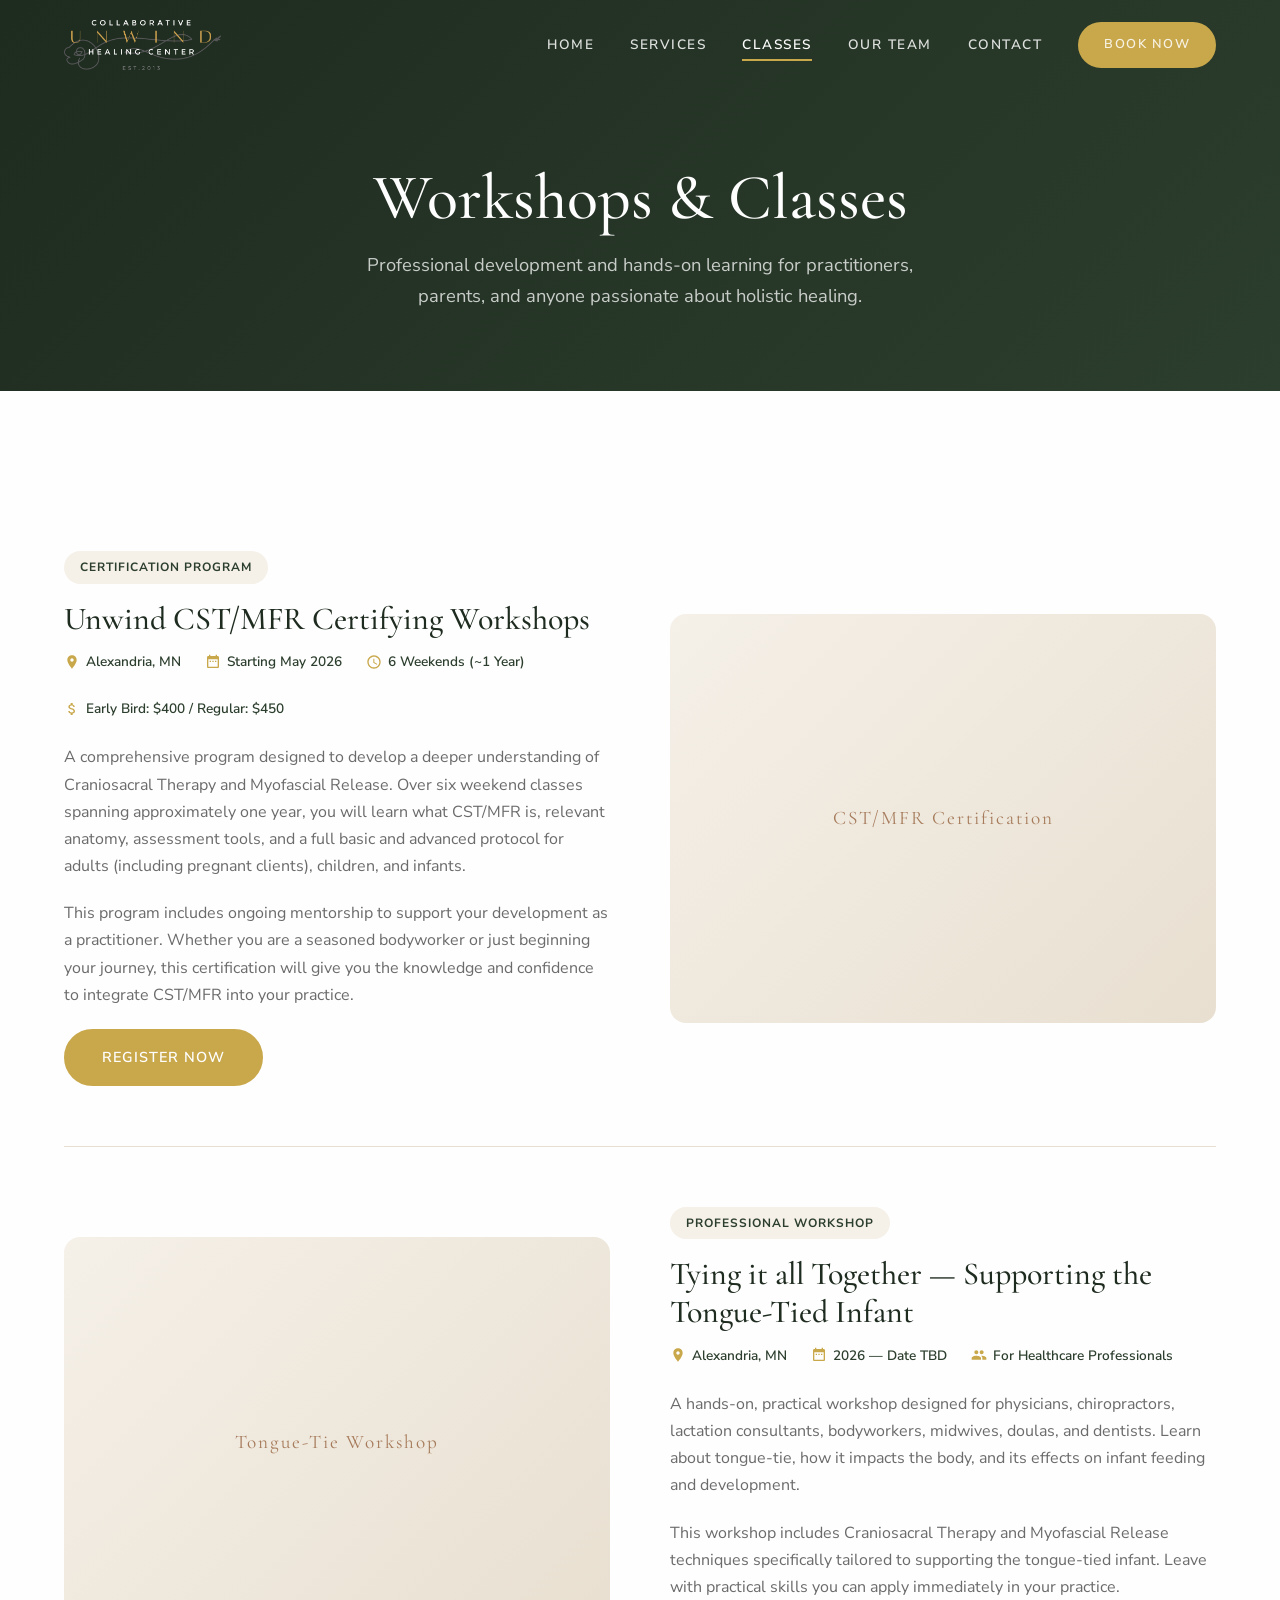
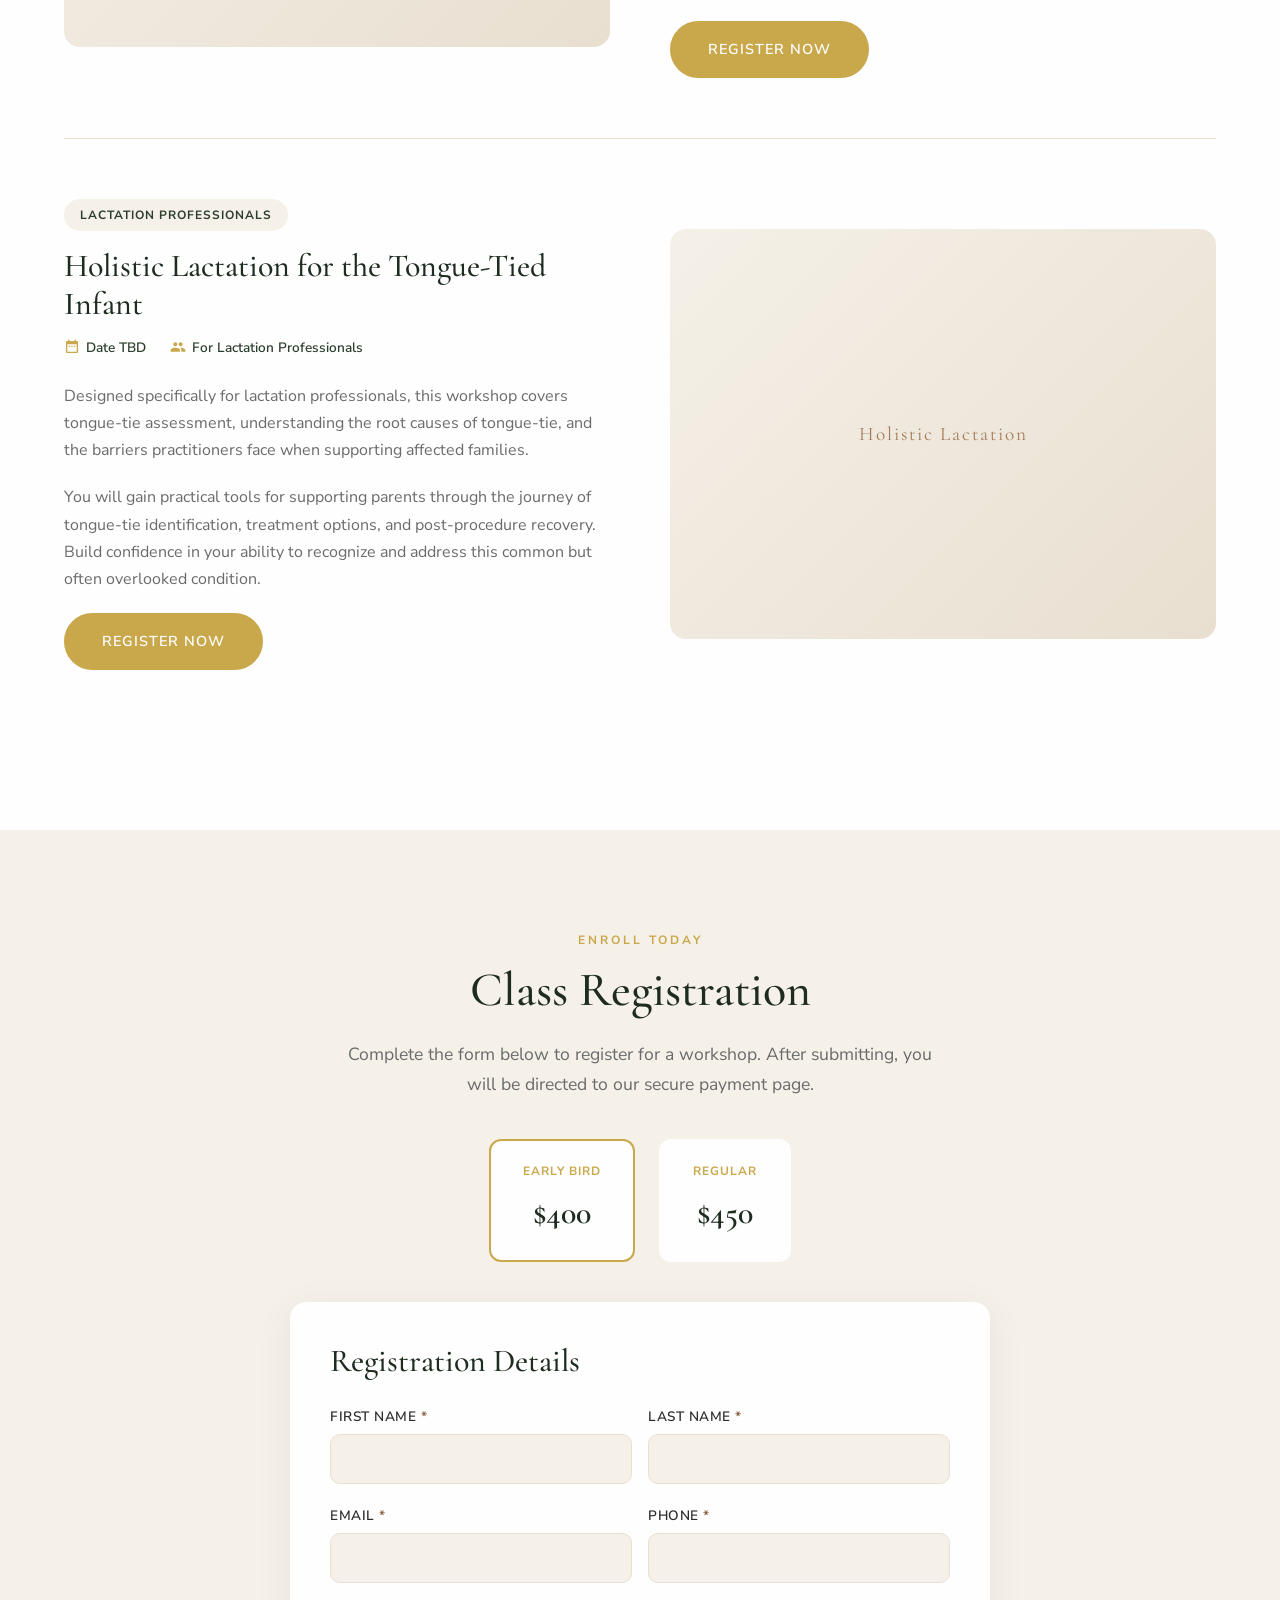
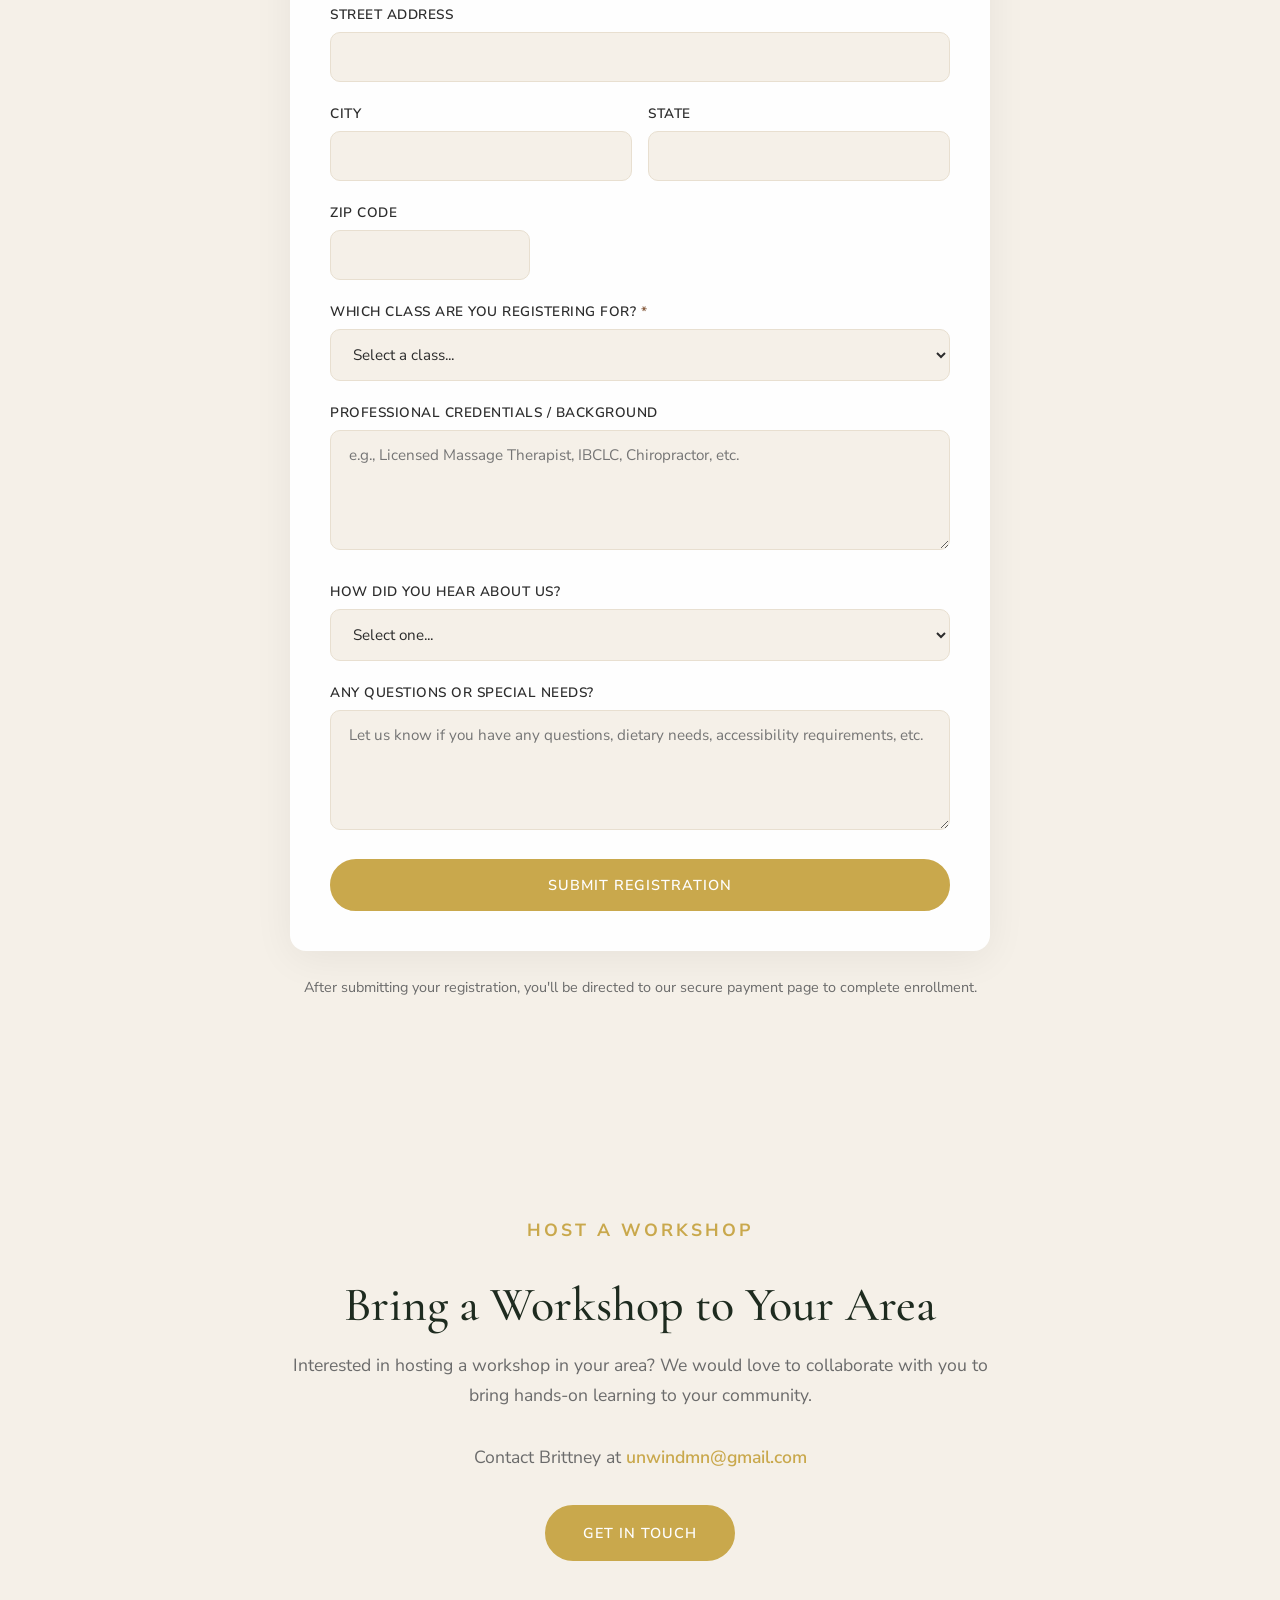
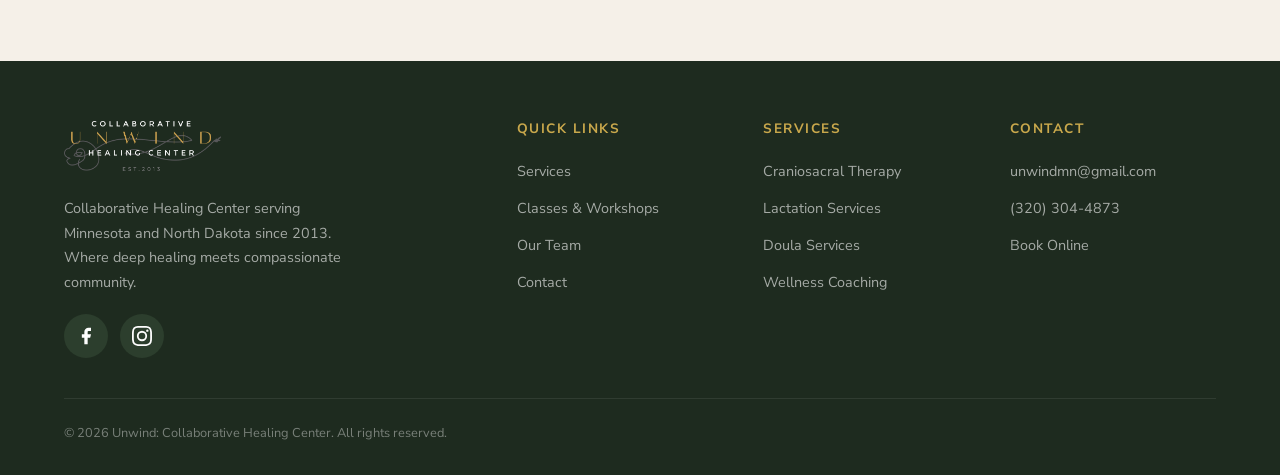
<file: pages/classes.html>
<!DOCTYPE html>
<html lang="en">
<head>
  <meta charset="UTF-8">
  <meta name="viewport" content="width=device-width, initial-scale=1.0">
  <title>Workshops & Classes | Unwind: Collaborative Healing Center</title>
  <meta name="description" content="Register for CST/MFR certifying workshops, tongue-tie infant support, and holistic lactation classes at Unwind Collaborative Healing Center in Alexandria, MN.">
  <meta name="keywords" content="CST certification, MFR certification, craniosacral therapy workshop, myofascial release class, tongue-tie workshop, lactation workshop, Alexandria MN">
  <link rel="preconnect" href="https://fonts.googleapis.com">
  <link rel="preconnect" href="https://fonts.gstatic.com" crossorigin>
  <link href="https://fonts.googleapis.com/css2?family=Cormorant+Garamond:ital,wght@0,400;0,500;0,600;1,400;1,500&family=Nunito+Sans:wght@300;400;600;700&display=swap" rel="stylesheet">
  <link rel="stylesheet" href="../css/styles.css">
</head>
<body>

  <!-- Navigation -->
  <nav class="navbar" id="navbar">
    <div class="nav-container">
      <a href="../index.html" class="nav-logo"><img src="../images/unwind-logo.png" alt="Unwind: Collaborative Healing Center"></a>
      <div class="nav-links" id="navLinks">
        <a href="../index.html">Home</a>
        <a href="services.html">Services</a>
        <a href="classes.html" class="active">Classes</a>
        <a href="about.html">Our Team</a>
        <a href="contact.html">Contact</a>
        <a href="book.html" class="btn btn-primary">Book Now</a>
      </div>
      <button class="nav-toggle" id="navToggle" aria-label="Toggle menu">
        <span></span><span></span><span></span>
      </button>
    </div>
  </nav>

  <!-- Page Hero -->
  <section class="page-hero">
    <div class="container">
      <h1>Workshops &amp; Classes</h1>
      <p>Professional development and hands-on learning for practitioners, parents, and anyone passionate about holistic healing.</p>
    </div>
  </section>

  <!-- Classes List -->
  <section class="classes-list">
    <div class="container">

      <!-- Class 1: CST/MFR Certifying Workshops -->
      <div class="class-card fade-in">
        <div class="class-info">
          <span class="class-tag">Certification Program</span>
          <h3>Unwind CST/MFR Certifying Workshops</h3>
          <div class="class-meta">
            <div class="class-meta-item">
              <svg viewBox="0 0 24 24"><path d="M12 2C8.13 2 5 5.13 5 9c0 5.25 7 13 7 13s7-7.75 7-13c0-3.87-3.13-7-7-7zm0 9.5c-1.38 0-2.5-1.12-2.5-2.5s1.12-2.5 2.5-2.5 2.5 1.12 2.5 2.5-1.12 2.5-2.5 2.5z"/></svg>
              Alexandria, MN
            </div>
            <div class="class-meta-item">
              <svg viewBox="0 0 24 24"><path d="M19 3h-1V1h-2v2H8V1H6v2H5c-1.11 0-1.99.9-1.99 2L3 19c0 1.1.89 2 2 2h14c1.1 0 2-.9 2-2V5c0-1.1-.9-2-2-2zm0 16H5V8h14v11zM9 10H7v2h2v-2zm4 0h-2v2h2v-2zm4 0h-2v2h2v-2z"/></svg>
              Starting May 2026
            </div>
            <div class="class-meta-item">
              <svg viewBox="0 0 24 24"><path d="M11.99 2C6.47 2 2 6.48 2 12s4.47 10 9.99 10C17.52 22 22 17.52 22 12S17.52 2 11.99 2zM12 20c-4.42 0-8-3.58-8-8s3.58-8 8-8 8 3.58 8 8-3.58 8-8 8zm.5-13H11v6l5.25 3.15.75-1.23-4.5-2.67z"/></svg>
              6 Weekends (~1 Year)
            </div>
            <div class="class-meta-item">
              <svg viewBox="0 0 24 24"><path d="M11.8 10.9c-2.27-.59-3-1.2-3-2.15 0-1.09 1.01-1.85 2.7-1.85 1.78 0 2.44.85 2.5 2.1h2.21c-.07-1.72-1.12-3.3-3.21-3.81V3h-3v2.16c-1.94.42-3.5 1.68-3.5 3.61 0 2.31 1.91 3.46 4.7 4.13 2.5.6 3 1.48 3 2.41 0 .69-.49 1.79-2.7 1.79-2.06 0-2.87-.92-2.98-2.1h-2.2c.12 2.19 1.76 3.42 3.68 3.83V21h3v-2.15c1.95-.37 3.5-1.5 3.5-3.55 0-2.84-2.43-3.81-4.7-4.4z"/></svg>
              Early Bird: $400 / Regular: $450
            </div>
          </div>
          <p>A comprehensive program designed to develop a deeper understanding of Craniosacral Therapy and Myofascial Release. Over six weekend classes spanning approximately one year, you will learn what CST/MFR is, relevant anatomy, assessment tools, and a full basic and advanced protocol for adults (including pregnant clients), children, and infants.</p>
          <p>This program includes ongoing mentorship to support your development as a practitioner. Whether you are a seasoned bodyworker or just beginning your journey, this certification will give you the knowledge and confidence to integrate CST/MFR into your practice.</p>
          <a href="#registration" class="btn btn-primary">Register Now</a>
        </div>
        <div class="class-image">
          <span class="class-image-placeholder">CST/MFR Certification</span>
        </div>
      </div>

      <!-- Class 2: Tongue-Tied Infant -->
      <div class="class-card fade-in">
        <div class="class-info">
          <span class="class-tag">Professional Workshop</span>
          <h3>Tying it all Together &mdash; Supporting the Tongue-Tied Infant</h3>
          <div class="class-meta">
            <div class="class-meta-item">
              <svg viewBox="0 0 24 24"><path d="M12 2C8.13 2 5 5.13 5 9c0 5.25 7 13 7 13s7-7.75 7-13c0-3.87-3.13-7-7-7zm0 9.5c-1.38 0-2.5-1.12-2.5-2.5s1.12-2.5 2.5-2.5 2.5 1.12 2.5 2.5-1.12 2.5-2.5 2.5z"/></svg>
              Alexandria, MN
            </div>
            <div class="class-meta-item">
              <svg viewBox="0 0 24 24"><path d="M19 3h-1V1h-2v2H8V1H6v2H5c-1.11 0-1.99.9-1.99 2L3 19c0 1.1.89 2 2 2h14c1.1 0 2-.9 2-2V5c0-1.1-.9-2-2-2zm0 16H5V8h14v11zM9 10H7v2h2v-2zm4 0h-2v2h2v-2zm4 0h-2v2h2v-2z"/></svg>
              2026 &mdash; Date TBD
            </div>
            <div class="class-meta-item">
              <svg viewBox="0 0 24 24"><path d="M16 11c1.66 0 2.99-1.34 2.99-3S17.66 5 16 5c-1.66 0-3 1.34-3 3s1.34 3 3 3zm-8 0c1.66 0 2.99-1.34 2.99-3S9.66 5 8 5C6.34 5 5 6.34 5 8s1.34 3 3 3zm0 2c-2.33 0-7 1.17-7 3.5V19h14v-2.5c0-2.33-4.67-3.5-7-3.5zm8 0c-.29 0-.62.02-.97.05 1.16.84 1.97 1.97 1.97 3.45V19h6v-2.5c0-2.33-4.67-3.5-7-3.5z"/></svg>
              For Healthcare Professionals
            </div>
          </div>
          <p>A hands-on, practical workshop designed for physicians, chiropractors, lactation consultants, bodyworkers, midwives, doulas, and dentists. Learn about tongue-tie, how it impacts the body, and its effects on infant feeding and development.</p>
          <p>This workshop includes Craniosacral Therapy and Myofascial Release techniques specifically tailored to supporting the tongue-tied infant. Leave with practical skills you can apply immediately in your practice.</p>
          <a href="#registration" class="btn btn-primary">Register Now</a>
        </div>
        <div class="class-image">
          <span class="class-image-placeholder">Tongue-Tie Workshop</span>
        </div>
      </div>

      <!-- Class 3: Holistic Lactation -->
      <div class="class-card fade-in">
        <div class="class-info">
          <span class="class-tag">Lactation Professionals</span>
          <h3>Holistic Lactation for the Tongue-Tied Infant</h3>
          <div class="class-meta">
            <div class="class-meta-item">
              <svg viewBox="0 0 24 24"><path d="M19 3h-1V1h-2v2H8V1H6v2H5c-1.11 0-1.99.9-1.99 2L3 19c0 1.1.89 2 2 2h14c1.1 0 2-.9 2-2V5c0-1.1-.9-2-2-2zm0 16H5V8h14v11zM9 10H7v2h2v-2zm4 0h-2v2h2v-2zm4 0h-2v2h2v-2z"/></svg>
              Date TBD
            </div>
            <div class="class-meta-item">
              <svg viewBox="0 0 24 24"><path d="M16 11c1.66 0 2.99-1.34 2.99-3S17.66 5 16 5c-1.66 0-3 1.34-3 3s1.34 3 3 3zm-8 0c1.66 0 2.99-1.34 2.99-3S9.66 5 8 5C6.34 5 5 6.34 5 8s1.34 3 3 3zm0 2c-2.33 0-7 1.17-7 3.5V19h14v-2.5c0-2.33-4.67-3.5-7-3.5zm8 0c-.29 0-.62.02-.97.05 1.16.84 1.97 1.97 1.97 3.45V19h6v-2.5c0-2.33-4.67-3.5-7-3.5z"/></svg>
              For Lactation Professionals
            </div>
          </div>
          <p>Designed specifically for lactation professionals, this workshop covers tongue-tie assessment, understanding the root causes of tongue-tie, and the barriers practitioners face when supporting affected families.</p>
          <p>You will gain practical tools for supporting parents through the journey of tongue-tie identification, treatment options, and post-procedure recovery. Build confidence in your ability to recognize and address this common but often overlooked condition.</p>
          <a href="#registration" class="btn btn-primary">Register Now</a>
        </div>
        <div class="class-image">
          <span class="class-image-placeholder">Holistic Lactation</span>
        </div>
      </div>

    </div>
  </section>

  <!-- Registration Form -->
  <section class="registration" id="registration">
    <div class="container">
      <div class="registration-container">
        <div class="registration-header">
          <p class="section-label">Enroll Today</p>
          <h2 class="section-title">Class Registration</h2>
          <p class="section-subtitle">Complete the form below to register for a workshop. After submitting, you will be directed to our secure payment page.</p>
        </div>

        <!-- Pricing -->
        <div class="price-display">
          <div class="price-option featured">
            <div class="price-label">Early Bird</div>
            <div class="price-amount">$400</div>
          </div>
          <div class="price-option">
            <div class="price-label">Regular</div>
            <div class="price-amount">$450</div>
          </div>
        </div>

        <!-- Registration Form -->
        <div class="form-card">
          <h3>Registration Details</h3>
          <form id="registrationForm">
            <div class="form-row">
              <div class="form-group">
                <label for="regFirstName">First Name <span class="required">*</span></label>
                <input type="text" id="regFirstName" name="firstName" required>
              </div>
              <div class="form-group">
                <label for="regLastName">Last Name <span class="required">*</span></label>
                <input type="text" id="regLastName" name="lastName" required>
              </div>
            </div>
            <div class="form-row">
              <div class="form-group">
                <label for="regEmail">Email <span class="required">*</span></label>
                <input type="email" id="regEmail" name="email" required>
              </div>
              <div class="form-group">
                <label for="regPhone">Phone <span class="required">*</span></label>
                <input type="tel" id="regPhone" name="phone" required>
              </div>
            </div>
            <div class="form-group">
              <label for="regStreet">Street Address</label>
              <input type="text" id="regStreet" name="street">
            </div>
            <div class="form-row">
              <div class="form-group">
                <label for="regCity">City</label>
                <input type="text" id="regCity" name="city">
              </div>
              <div class="form-group">
                <label for="regState">State</label>
                <input type="text" id="regState" name="state">
              </div>
            </div>
            <div class="form-group" style="max-width: 200px;">
              <label for="regZip">Zip Code</label>
              <input type="text" id="regZip" name="zip">
            </div>
            <div class="form-group">
              <label for="regClass">Which class are you registering for? <span class="required">*</span></label>
              <select id="regClass" name="classSelection" required>
                <option value="" disabled selected>Select a class...</option>
                <option value="CST/MFR Certifying Workshops">Unwind CST/MFR Certifying Workshops (May 2026)</option>
                <option value="Supporting the Tongue-Tied Infant">Tying it all Together - Supporting the Tongue-Tied Infant (2026 TBD)</option>
                <option value="Holistic Lactation for the Tongue-Tied Infant">Holistic Lactation for the Tongue-Tied Infant (TBD)</option>
              </select>
            </div>
            <div class="form-group">
              <label for="regCredentials">Professional Credentials / Background</label>
              <textarea id="regCredentials" name="credentials" rows="3" placeholder="e.g., Licensed Massage Therapist, IBCLC, Chiropractor, etc."></textarea>
            </div>
            <div class="form-group">
              <label for="regReferral">How did you hear about us?</label>
              <select id="regReferral" name="referral">
                <option value="" disabled selected>Select one...</option>
                <option value="Facebook">Facebook</option>
                <option value="Instagram">Instagram</option>
                <option value="Word of Mouth">Word of Mouth</option>
                <option value="Google">Google</option>
                <option value="Other">Other</option>
              </select>
            </div>
            <div class="form-group">
              <label for="regQuestions">Any questions or special needs?</label>
              <textarea id="regQuestions" name="questions" rows="3" placeholder="Let us know if you have any questions, dietary needs, accessibility requirements, etc."></textarea>
            </div>
            <button type="submit" class="btn btn-primary" style="width: 100%;">Submit Registration</button>
          </form>

          <!-- Success Message -->
          <div class="form-success" id="formSuccess">
            <svg viewBox="0 0 24 24"><path d="M12 2C6.48 2 2 6.48 2 12s4.48 10 10 10 10-4.48 10-10S17.52 2 12 2zm-2 15l-5-5 1.41-1.41L10 14.17l7.59-7.59L19 8l-9 9z"/></svg>
            <h3>Registration Submitted!</h3>
            <p>Thank you for registering. Please proceed to payment to complete your enrollment.</p>
            <div class="stripe-button-container">
              <a href="YOUR_STRIPE_PAYMENT_LINK" target="_blank" rel="noopener" class="btn btn-primary" id="paymentButton">Proceed to Payment</a>
              <p class="payment-note">You will be redirected to our secure Stripe payment page.</p>
            </div>
          </div>
        </div>

        <p style="text-align: center; margin-top: 24px; font-size: 0.9rem; color: var(--color-text-light);">After submitting your registration, you'll be directed to our secure payment page to complete enrollment.</p>

      </div>
    </div>
  </section>

  <!-- Workshop Inquiries -->
  <section class="classes-cta">
    <div class="container">
      <div class="classes-cta-content">
        <p class="section-label">Host a Workshop</p>
        <h2>Bring a Workshop to Your Area</h2>
        <p>Interested in hosting a workshop in your area? We would love to collaborate with you to bring hands-on learning to your community.</p>
        <p style="margin-bottom: 32px;">Contact Brittney at <a href="mailto:unwindmn@gmail.com" style="color: var(--color-gold); font-weight: 600;">unwindmn@gmail.com</a></p>
        <a href="mailto:unwindmn@gmail.com" class="btn btn-primary">Get in Touch</a>
      </div>
    </div>
  </section>

  <!-- Footer -->
  <footer class="footer">
    <div class="container">
      <div class="footer-grid">
        <div class="footer-brand">
          <a href="../index.html" class="nav-logo"><img src="../images/unwind-logo.png" alt="Unwind: Collaborative Healing Center"></a>
          <p>Collaborative Healing Center serving Minnesota and North Dakota since 2013. Where deep healing meets compassionate community.</p>
          <div class="contact-social">
            <a href="https://www.facebook.com/unwindMN/" target="_blank" rel="noopener" aria-label="Facebook">
              <svg viewBox="0 0 24 24"><path d="M18 2h-3a5 5 0 00-5 5v3H7v4h3v8h4v-8h3l1-4h-4V7a1 1 0 011-1h3z"/></svg>
            </a>
            <a href="https://www.instagram.com/unwindmn/" target="_blank" rel="noopener" aria-label="Instagram">
              <svg viewBox="0 0 24 24"><path d="M12 2.163c3.204 0 3.584.012 4.85.07 3.252.148 4.771 1.691 4.919 4.919.058 1.265.069 1.645.069 4.849 0 3.205-.012 3.584-.069 4.849-.149 3.225-1.664 4.771-4.919 4.919-1.266.058-1.644.07-4.85.07-3.204 0-3.584-.012-4.849-.07-3.26-.149-4.771-1.699-4.919-4.92-.058-1.265-.07-1.644-.07-4.849 0-3.204.013-3.583.07-4.849.149-3.227 1.664-4.771 4.919-4.919 1.266-.057 1.645-.069 4.849-.069zM12 0C8.741 0 8.333.014 7.053.072 2.695.272.273 2.69.073 7.052.014 8.333 0 8.741 0 12c0 3.259.014 3.668.072 4.948.2 4.358 2.618 6.78 6.98 6.98C8.333 23.986 8.741 24 12 24c3.259 0 3.668-.014 4.948-.072 4.354-.2 6.782-2.618 6.979-6.98.059-1.28.073-1.689.073-4.948 0-3.259-.014-3.667-.072-4.947-.196-4.354-2.617-6.78-6.979-6.98C15.668.014 15.259 0 12 0zm0 5.838a6.162 6.162 0 100 12.324 6.162 6.162 0 000-12.324zM12 16a4 4 0 110-8 4 4 0 010 8zm6.406-11.845a1.44 1.44 0 100 2.881 1.44 1.44 0 000-2.881z"/></svg>
            </a>
          </div>
        </div>
        <div>
          <h4>Quick Links</h4>
          <ul>
            <li><a href="services.html">Services</a></li>
            <li><a href="classes.html">Classes & Workshops</a></li>
            <li><a href="about.html">Our Team</a></li>
            <li><a href="contact.html">Contact</a></li>
          </ul>
        </div>
        <div>
          <h4>Services</h4>
          <ul>
            <li><a href="services.html">Craniosacral Therapy</a></li>
            <li><a href="services.html">Lactation Services</a></li>
            <li><a href="services.html">Doula Services</a></li>
            <li><a href="services.html">Wellness Coaching</a></li>
          </ul>
        </div>
        <div>
          <h4>Contact</h4>
          <ul>
            <li><a href="mailto:unwindmn@gmail.com">unwindmn@gmail.com</a></li>
            <li><a href="tel:320-304-4873">(320) 304-4873</a></li>
            <li><a href="book.html">Book Online</a></li>
          </ul>
        </div>
      </div>
      <div class="footer-bottom">
        <p>&copy; 2026 Unwind: Collaborative Healing Center. All rights reserved.</p>
      </div>
    </div>
  </footer>

  <script src="../js/main.js"></script>
  <script>
    // Google Sheets integration for class registration
    const GOOGLE_SHEETS_URL = 'YOUR_GOOGLE_APPS_SCRIPT_URL'; // Owner will replace this

    const registrationForm = document.getElementById('registrationForm');
    const formSuccess = document.getElementById('formSuccess');

    if (registrationForm) {
      registrationForm.addEventListener('submit', async function(e) {
        e.preventDefault();

        const submitBtn = registrationForm.querySelector('button[type="submit"]');
        const originalText = submitBtn.textContent;
        submitBtn.textContent = 'Submitting...';
        submitBtn.disabled = true;

        const formData = new FormData(registrationForm);

        try {
          const success = await submitToGoogleSheets(formData, GOOGLE_SHEETS_URL);

          if (success) {
            registrationForm.style.display = 'none';
            formSuccess.classList.add('show');
            showToast('Registration submitted successfully!', 'success');
          } else {
            showToast('There was an issue submitting. Please try again or email us directly.', 'error');
            submitBtn.textContent = originalText;
            submitBtn.disabled = false;
          }
        } catch (error) {
          console.error('Registration error:', error);
          showToast('There was an issue submitting. Please try again or email us directly.', 'error');
          submitBtn.textContent = originalText;
          submitBtn.disabled = false;
        }
      });
    }
  </script>
</body>
</html>
</file>
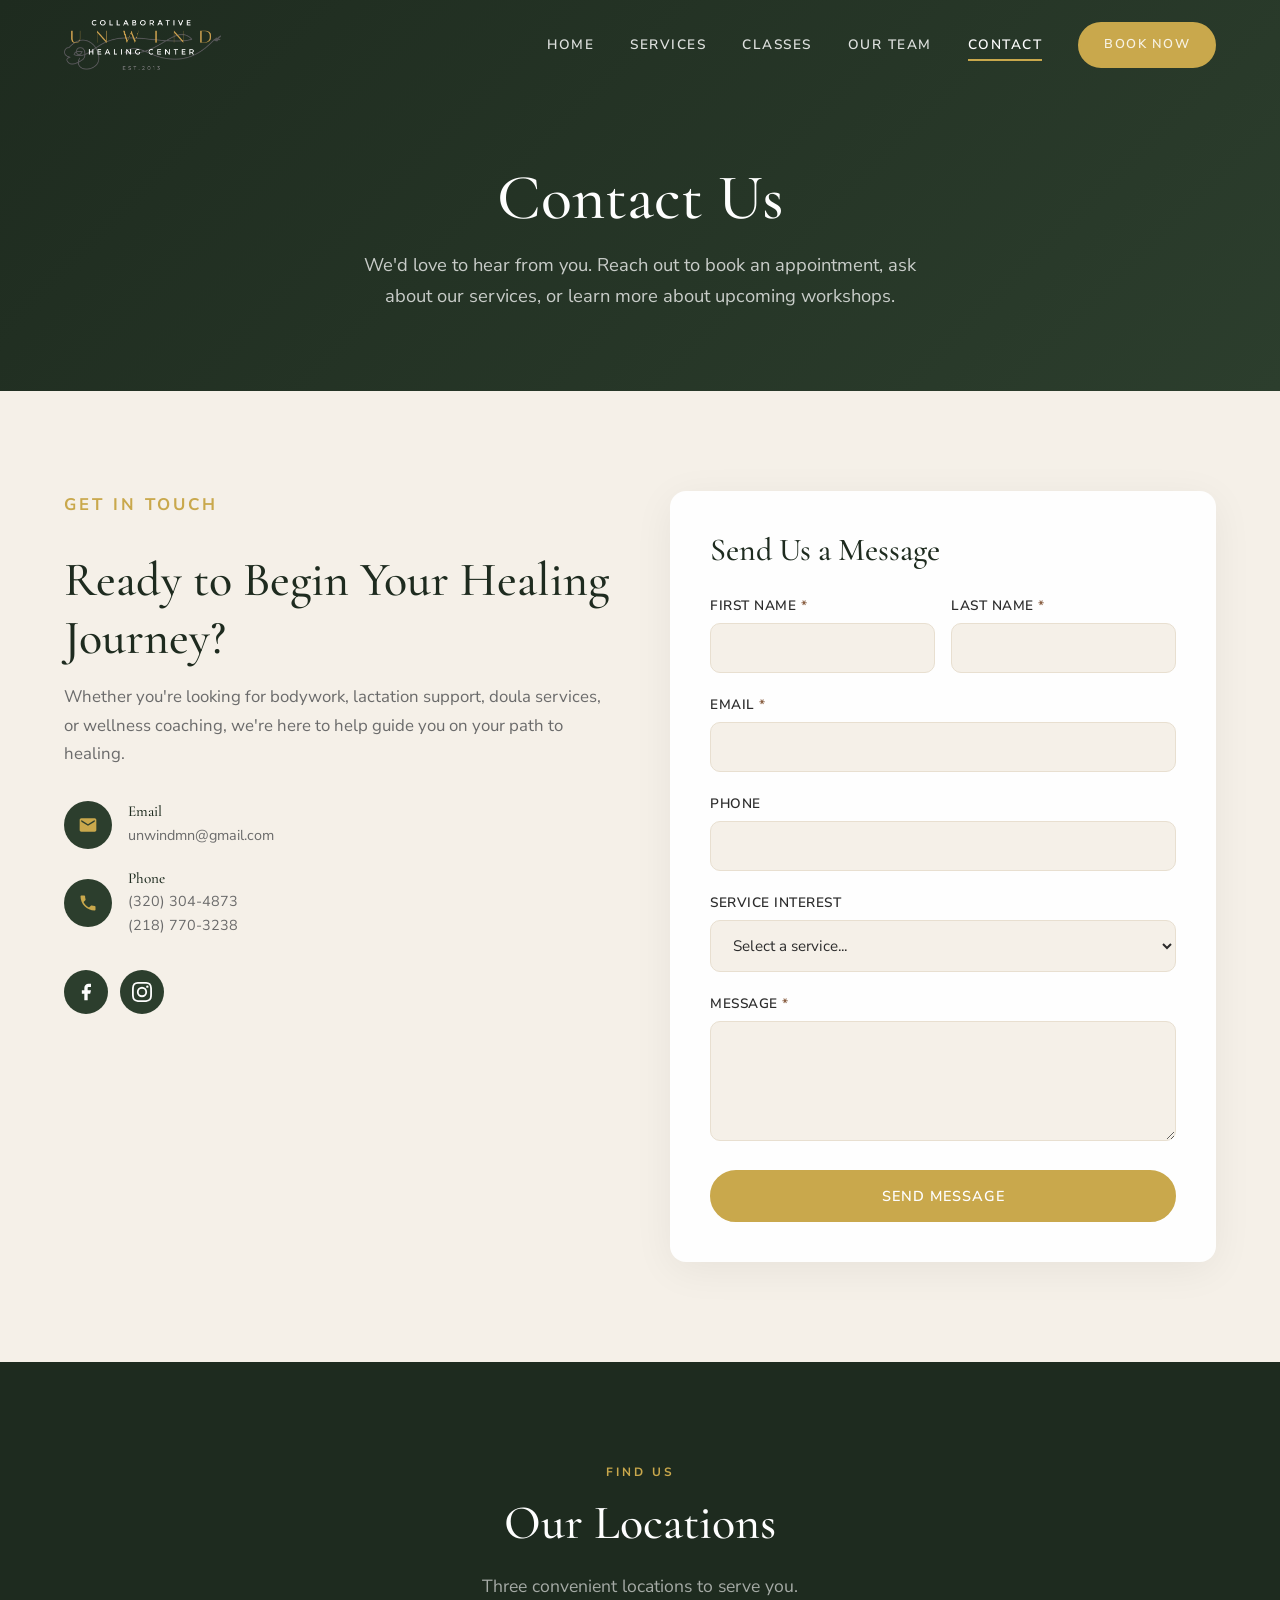
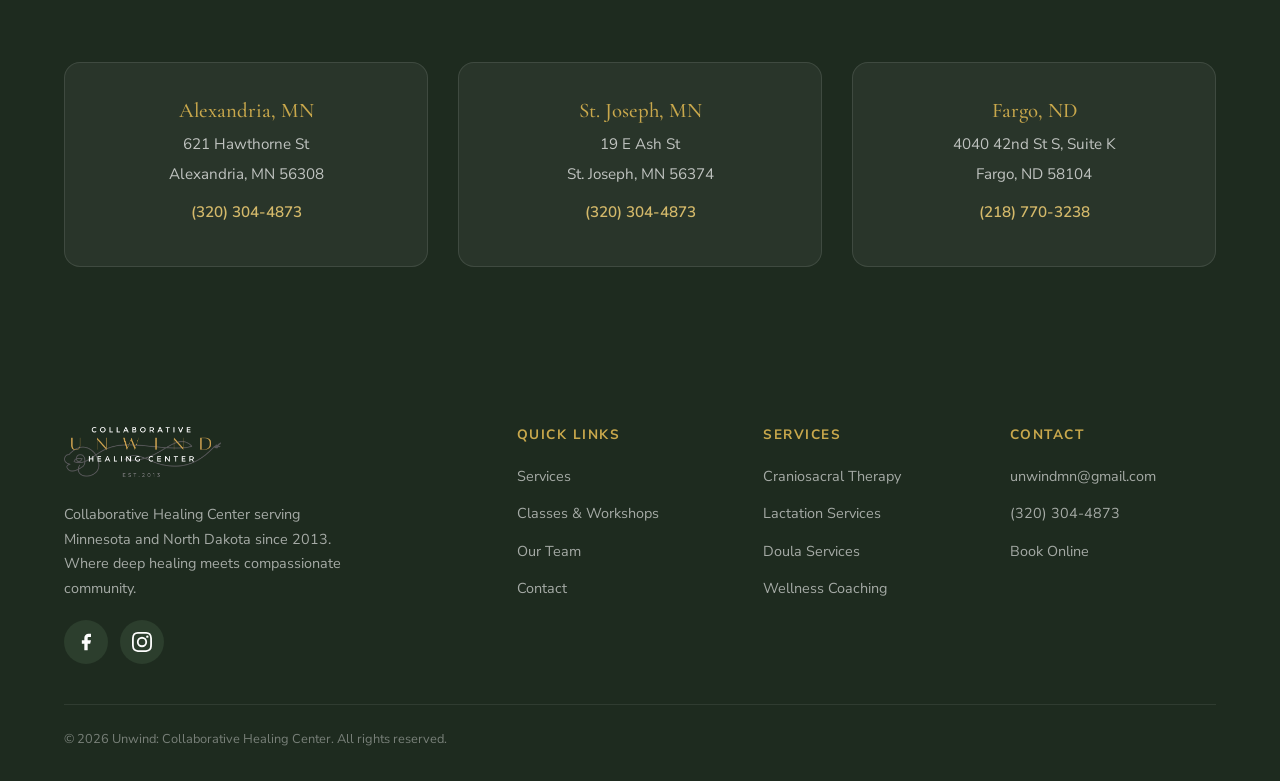
<file: pages/contact.html>
<!DOCTYPE html>
<html lang="en">
<head>
  <meta charset="UTF-8">
  <meta name="viewport" content="width=device-width, initial-scale=1.0">
  <title>Contact Us | Unwind: Collaborative Healing Center</title>
  <meta name="description" content="Contact Unwind Collaborative Healing Center. Locations in Alexandria MN, St. Joseph MN, and Fargo ND. Book an appointment or send us a message.">
  <link rel="preconnect" href="https://fonts.googleapis.com">
  <link rel="preconnect" href="https://fonts.gstatic.com" crossorigin>
  <link href="https://fonts.googleapis.com/css2?family=Cormorant+Garamond:ital,wght@0,400;0,500;0,600;1,400;1,500&family=Nunito+Sans:wght@300;400;600;700&display=swap" rel="stylesheet">
  <link rel="stylesheet" href="../css/styles.css">
</head>
<body>

  <!-- Navigation -->
  <nav class="navbar" id="navbar">
    <div class="nav-container">
      <a href="../index.html" class="nav-logo"><img src="../images/unwind-logo.png" alt="Unwind: Collaborative Healing Center"></a>
      <div class="nav-links" id="navLinks">
        <a href="../index.html">Home</a>
        <a href="services.html">Services</a>
        <a href="classes.html">Classes</a>
        <a href="about.html">Our Team</a>
        <a href="contact.html" class="active">Contact</a>
        <a href="book.html" class="btn btn-primary">Book Now</a>
      </div>
      <button class="nav-toggle" id="navToggle" aria-label="Toggle menu">
        <span></span><span></span><span></span>
      </button>
    </div>
  </nav>

  <!-- Page Hero -->
  <section class="page-hero">
    <div class="container">
      <h1>Contact Us</h1>
      <p>We'd love to hear from you. Reach out to book an appointment, ask about our services, or learn more about upcoming workshops.</p>
    </div>
  </section>

  <!-- Contact Section -->
  <section class="contact" id="contact">
    <div class="container">
      <div class="contact-grid">
        <div class="contact-info">
          <p class="section-label">Get in Touch</p>
          <h2>Ready to Begin Your Healing Journey?</h2>
          <p>Whether you're looking for bodywork, lactation support, doula services, or wellness coaching, we're here to help guide you on your path to healing.</p>
          <div class="contact-details">
            <div class="contact-item">
              <div class="contact-item-icon">
                <svg viewBox="0 0 24 24"><path d="M20 4H4c-1.1 0-1.99.9-1.99 2L2 18c0 1.1.9 2 2 2h16c1.1 0 2-.9 2-2V6c0-1.1-.9-2-2-2zm0 4l-8 5-8-5V6l8 5 8-5v2z"/></svg>
              </div>
              <div class="contact-item-text">
                <h4>Email</h4>
                <p><a href="mailto:unwindmn@gmail.com">unwindmn@gmail.com</a></p>
              </div>
            </div>
            <div class="contact-item">
              <div class="contact-item-icon">
                <svg viewBox="0 0 24 24"><path d="M6.62 10.79c1.44 2.83 3.76 5.14 6.59 6.59l2.2-2.2c.27-.27.67-.36 1.02-.24 1.12.37 2.33.57 3.57.57.55 0 1 .45 1 1V20c0 .55-.45 1-1 1-9.39 0-17-7.61-17-17 0-.55.45-1 1-1h3.5c.55 0 1 .45 1 1 0 1.25.2 2.45.57 3.57.11.35.03.74-.25 1.02l-2.2 2.2z"/></svg>
              </div>
              <div class="contact-item-text">
                <h4>Phone</h4>
                <p><a href="tel:320-304-4873">(320) 304-4873</a></p>
                <p><a href="tel:218-770-3238">(218) 770-3238</a></p>
              </div>
            </div>
          </div>
          <div class="contact-social">
            <a href="https://www.facebook.com/unwindMN/" target="_blank" rel="noopener" aria-label="Facebook">
              <svg viewBox="0 0 24 24"><path d="M18 2h-3a5 5 0 00-5 5v3H7v4h3v8h4v-8h3l1-4h-4V7a1 1 0 011-1h3z"/></svg>
            </a>
            <a href="https://www.instagram.com/unwindmn/" target="_blank" rel="noopener" aria-label="Instagram">
              <svg viewBox="0 0 24 24"><path d="M12 2.163c3.204 0 3.584.012 4.85.07 3.252.148 4.771 1.691 4.919 4.919.058 1.265.069 1.645.069 4.849 0 3.205-.012 3.584-.069 4.849-.149 3.225-1.664 4.771-4.919 4.919-1.266.058-1.644.07-4.85.07-3.204 0-3.584-.012-4.849-.07-3.26-.149-4.771-1.699-4.919-4.92-.058-1.265-.07-1.644-.07-4.849 0-3.204.013-3.583.07-4.849.149-3.227 1.664-4.771 4.919-4.919 1.266-.057 1.645-.069 4.849-.069zM12 0C8.741 0 8.333.014 7.053.072 2.695.272.273 2.69.073 7.052.014 8.333 0 8.741 0 12c0 3.259.014 3.668.072 4.948.2 4.358 2.618 6.78 6.98 6.98C8.333 23.986 8.741 24 12 24c3.259 0 3.668-.014 4.948-.072 4.354-.2 6.782-2.618 6.979-6.98.059-1.28.073-1.689.073-4.948 0-3.259-.014-3.667-.072-4.947-.196-4.354-2.617-6.78-6.979-6.98C15.668.014 15.259 0 12 0zm0 5.838a6.162 6.162 0 100 12.324 6.162 6.162 0 000-12.324zM12 16a4 4 0 110-8 4 4 0 010 8zm6.406-11.845a1.44 1.44 0 100 2.881 1.44 1.44 0 000-2.881z"/></svg>
            </a>
          </div>
        </div>
        <div class="form-card">
          <h3>Send Us a Message</h3>
          <form id="contactForm" action="https://formsubmit.co/unwindmn@gmail.com" method="POST">
            <input type="hidden" name="_subject" value="New Contact from Unwind Website">
            <input type="hidden" name="_captcha" value="false">
            <input type="hidden" name="_next" value="">
            <div class="form-row">
              <div class="form-group">
                <label for="firstName">First Name <span class="required">*</span></label>
                <input type="text" id="firstName" name="firstName" required>
              </div>
              <div class="form-group">
                <label for="lastName">Last Name <span class="required">*</span></label>
                <input type="text" id="lastName" name="lastName" required>
              </div>
            </div>
            <div class="form-group">
              <label for="email">Email <span class="required">*</span></label>
              <input type="email" id="email" name="email" required>
            </div>
            <div class="form-group">
              <label for="phone">Phone</label>
              <input type="tel" id="phone" name="phone">
            </div>
            <div class="form-group">
              <label for="service">Service Interest</label>
              <select id="service" name="service">
                <option value="" disabled selected>Select a service...</option>
                <option value="Craniosacral Therapy">Craniosacral Therapy</option>
                <option value="Lactation Services">Lactation Services</option>
                <option value="Doula Services">Doula Services</option>
                <option value="Wellness Coaching">Wellness Coaching</option>
                <option value="Workshops/Classes">Workshops/Classes</option>
                <option value="Other">Other</option>
              </select>
            </div>
            <div class="form-group">
              <label for="message">Message <span class="required">*</span></label>
              <textarea id="message" name="message" rows="4" required></textarea>
            </div>
            <button type="submit" class="btn btn-primary" style="width: 100%;">Send Message</button>
          </form>
        </div>
      </div>
    </div>
  </section>

  <!-- Locations -->
  <section class="locations">
    <div class="container">
      <div class="locations-header">
        <p class="section-label">Find Us</p>
        <h2 class="section-title">Our Locations</h2>
        <p class="section-subtitle">Three convenient locations to serve you.</p>
      </div>
      <div class="locations-grid">
        <div class="location-card fade-in">
          <h3>Alexandria, MN</h3>
          <p>621 Hawthorne St</p>
          <p>Alexandria, MN 56308</p>
          <p class="location-phone">(320) 304-4873</p>
        </div>
        <div class="location-card fade-in">
          <h3>St. Joseph, MN</h3>
          <p>19 E Ash St</p>
          <p>St. Joseph, MN 56374</p>
          <p class="location-phone">(320) 304-4873</p>
        </div>
        <div class="location-card fade-in">
          <h3>Fargo, ND</h3>
          <p>4040 42nd St S, Suite K</p>
          <p>Fargo, ND 58104</p>
          <p class="location-phone">(218) 770-3238</p>
        </div>
      </div>
    </div>
  </section>

  <!-- Footer -->
  <footer class="footer">
    <div class="container">
      <div class="footer-grid">
        <div class="footer-brand">
          <a href="../index.html" class="nav-logo"><img src="../images/unwind-logo.png" alt="Unwind: Collaborative Healing Center"></a>
          <p>Collaborative Healing Center serving Minnesota and North Dakota since 2013. Where deep healing meets compassionate community.</p>
          <div class="contact-social">
            <a href="https://www.facebook.com/unwindMN/" target="_blank" rel="noopener" aria-label="Facebook">
              <svg viewBox="0 0 24 24"><path d="M18 2h-3a5 5 0 00-5 5v3H7v4h3v8h4v-8h3l1-4h-4V7a1 1 0 011-1h3z"/></svg>
            </a>
            <a href="https://www.instagram.com/unwindmn/" target="_blank" rel="noopener" aria-label="Instagram">
              <svg viewBox="0 0 24 24"><path d="M12 2.163c3.204 0 3.584.012 4.85.07 3.252.148 4.771 1.691 4.919 4.919.058 1.265.069 1.645.069 4.849 0 3.205-.012 3.584-.069 4.849-.149 3.225-1.664 4.771-4.919 4.919-1.266.058-1.644.07-4.85.07-3.204 0-3.584-.012-4.849-.07-3.26-.149-4.771-1.699-4.919-4.92-.058-1.265-.07-1.644-.07-4.849 0-3.204.013-3.583.07-4.849.149-3.227 1.664-4.771 4.919-4.919 1.266-.057 1.645-.069 4.849-.069zM12 0C8.741 0 8.333.014 7.053.072 2.695.272.273 2.69.073 7.052.014 8.333 0 8.741 0 12c0 3.259.014 3.668.072 4.948.2 4.358 2.618 6.78 6.98 6.98C8.333 23.986 8.741 24 12 24c3.259 0 3.668-.014 4.948-.072 4.354-.2 6.782-2.618 6.979-6.98.059-1.28.073-1.689.073-4.948 0-3.259-.014-3.667-.072-4.947-.196-4.354-2.617-6.78-6.979-6.98C15.668.014 15.259 0 12 0zm0 5.838a6.162 6.162 0 100 12.324 6.162 6.162 0 000-12.324zM12 16a4 4 0 110-8 4 4 0 010 8zm6.406-11.845a1.44 1.44 0 100 2.881 1.44 1.44 0 000-2.881z"/></svg>
            </a>
          </div>
        </div>
        <div>
          <h4>Quick Links</h4>
          <ul>
            <li><a href="services.html">Services</a></li>
            <li><a href="classes.html">Classes & Workshops</a></li>
            <li><a href="about.html">Our Team</a></li>
            <li><a href="contact.html">Contact</a></li>
          </ul>
        </div>
        <div>
          <h4>Services</h4>
          <ul>
            <li><a href="services.html">Craniosacral Therapy</a></li>
            <li><a href="services.html">Lactation Services</a></li>
            <li><a href="services.html">Doula Services</a></li>
            <li><a href="services.html">Wellness Coaching</a></li>
          </ul>
        </div>
        <div>
          <h4>Contact</h4>
          <ul>
            <li><a href="mailto:unwindmn@gmail.com">unwindmn@gmail.com</a></li>
            <li><a href="tel:320-304-4873">(320) 304-4873</a></li>
            <li><a href="book.html">Book Online</a></li>
          </ul>
        </div>
      </div>
      <div class="footer-bottom">
        <p>&copy; 2026 Unwind: Collaborative Healing Center. All rights reserved.</p>
      </div>
    </div>
  </footer>

  <script src="../js/main.js"></script>
</body>
</html>
</file>
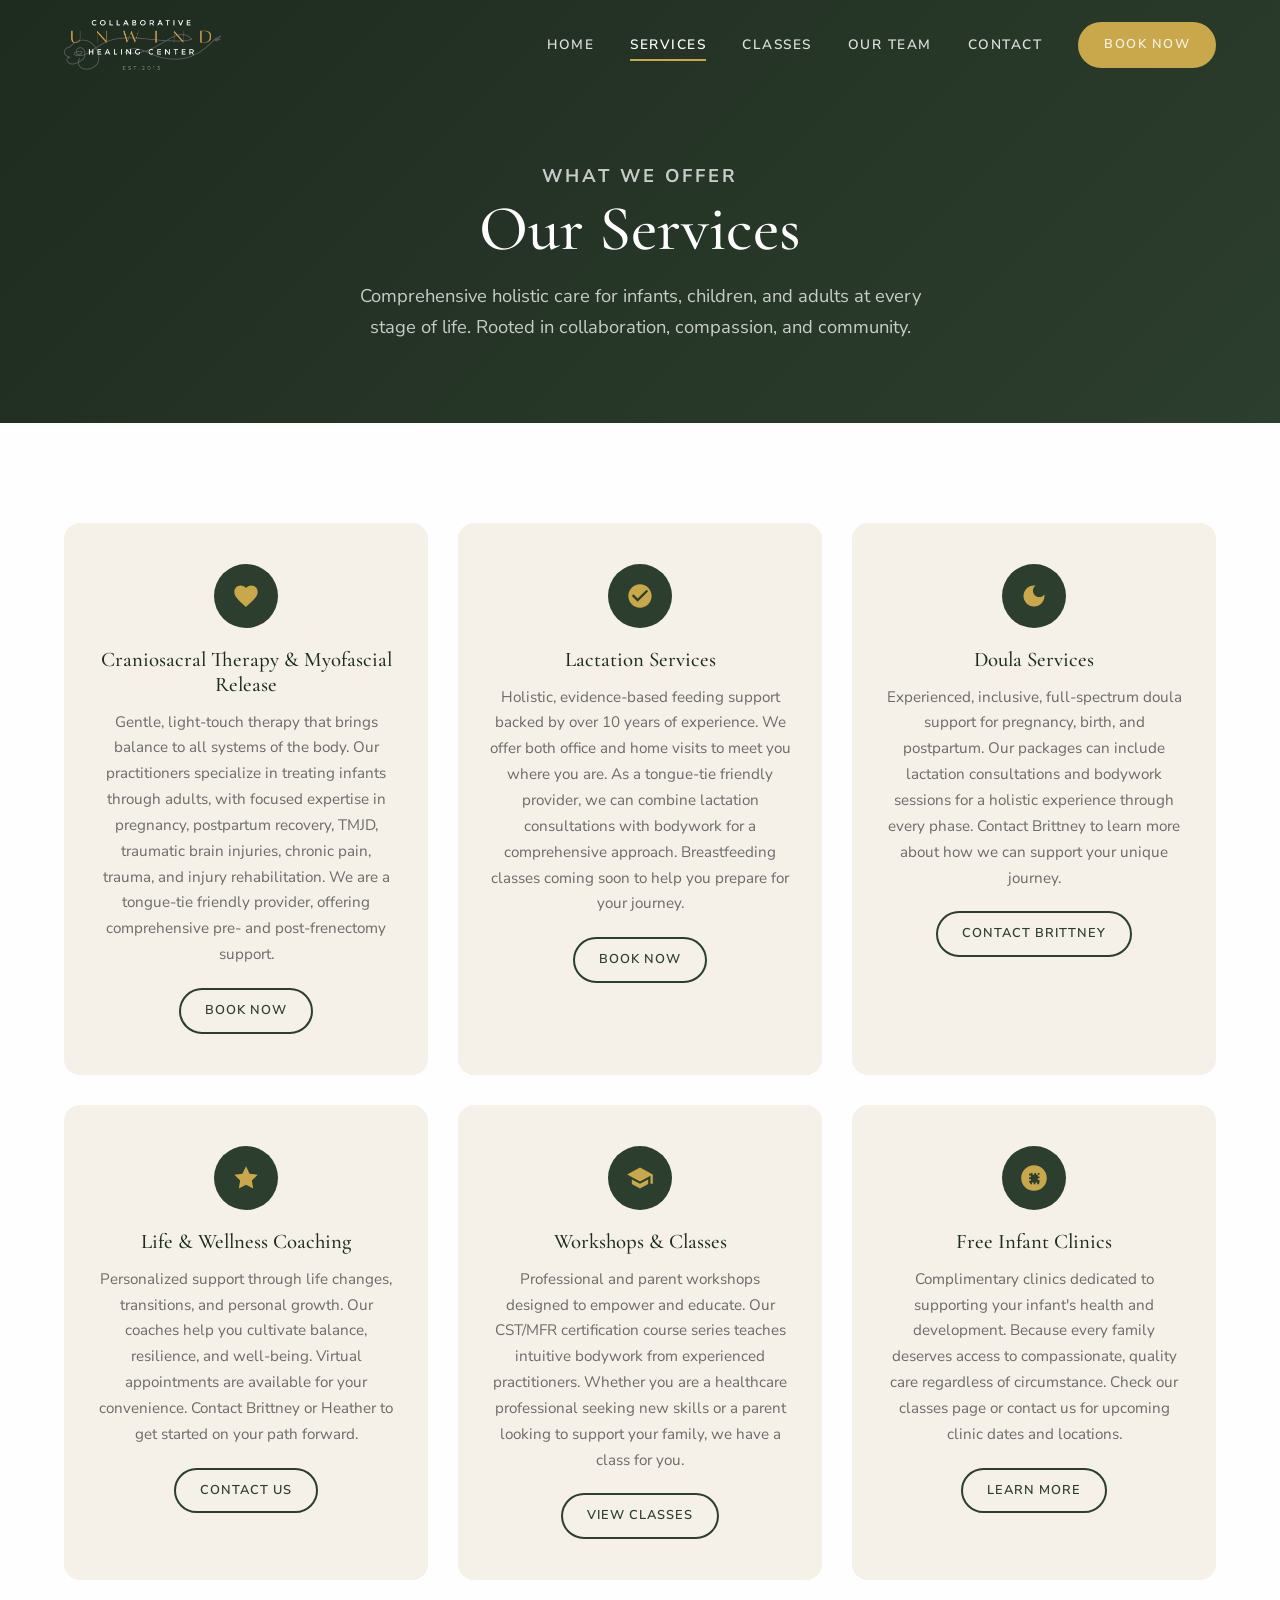
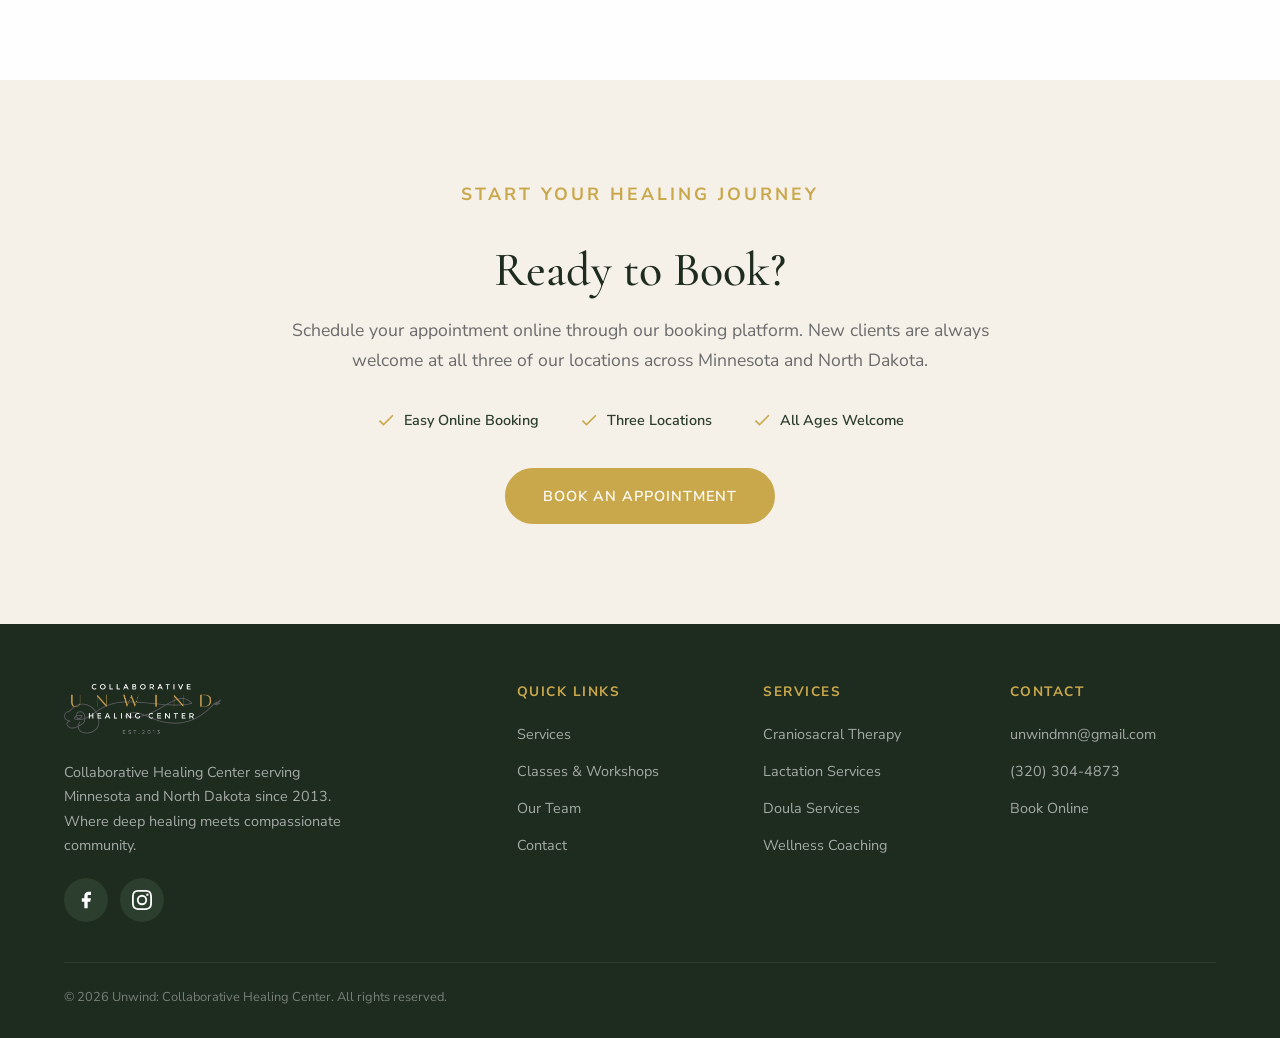
<file: pages/services.html>
<!DOCTYPE html>
<html lang="en">
<head>
  <meta charset="UTF-8">
  <meta name="viewport" content="width=device-width, initial-scale=1.0">
  <title>Our Services | Unwind: Collaborative Healing Center</title>
  <meta name="description" content="Explore holistic healing services at Unwind including Craniosacral Therapy, Myofascial Release, Lactation Support, Doula Services, Life Coaching, Workshops, and Free Infant Clinics in Minnesota and North Dakota.">
  <link rel="preconnect" href="https://fonts.googleapis.com">
  <link rel="preconnect" href="https://fonts.gstatic.com" crossorigin>
  <link href="https://fonts.googleapis.com/css2?family=Cormorant+Garamond:ital,wght@0,400;0,500;0,600;1,400;1,500&family=Nunito+Sans:wght@300;400;600;700&display=swap" rel="stylesheet">
  <link rel="stylesheet" href="../css/styles.css">
</head>
<body>

  <!-- Navigation -->
  <nav class="navbar" id="navbar">
    <div class="nav-container">
      <a href="../index.html" class="nav-logo"><img src="../images/unwind-logo.png" alt="Unwind: Collaborative Healing Center"></a>
      <div class="nav-links" id="navLinks">
        <a href="../index.html">Home</a>
        <a href="services.html" class="active">Services</a>
        <a href="classes.html">Classes</a>
        <a href="about.html">Our Team</a>
        <a href="contact.html">Contact</a>
        <a href="book.html" class="btn btn-primary">Book Now</a>
      </div>
      <button class="nav-toggle" id="navToggle" aria-label="Toggle menu">
        <span></span><span></span><span></span>
      </button>
    </div>
  </nav>

  <!-- Page Hero -->
  <section class="page-hero">
    <div class="container">
      <p class="section-label">What We Offer</p>
      <h1>Our Services</h1>
      <p>Comprehensive holistic care for infants, children, and adults at every stage of life. Rooted in collaboration, compassion, and community.</p>
    </div>
  </section>

  <!-- Services Detail -->
  <section class="services" id="services">
    <div class="container">
      <div class="services-grid">

        <!-- Craniosacral Therapy & MFR -->
        <div class="service-card fade-in">
          <div class="service-icon">
            <svg viewBox="0 0 24 24"><path d="M16.5 3c-1.74 0-3.41.81-4.5 2.09C10.91 3.81 9.24 3 7.5 3 4.42 3 2 5.42 2 8.5c0 3.78 3.4 6.86 8.55 11.54L12 21.35l1.45-1.32C18.6 15.36 22 12.28 22 8.5 22 5.42 19.58 3 16.5 3z"/></svg>
          </div>
          <h3>Craniosacral Therapy & Myofascial Release</h3>
          <p>Gentle, light-touch therapy that brings balance to all systems of the body. Our practitioners specialize in treating infants through adults, with focused expertise in pregnancy, postpartum recovery, TMJD, traumatic brain injuries, chronic pain, trauma, and injury rehabilitation. We are a tongue-tie friendly provider, offering comprehensive pre- and post-frenectomy support.</p>
          <a href="book.html" class="btn btn-outline-dark">Book Now</a>
        </div>

        <!-- Lactation Services -->
        <div class="service-card fade-in">
          <div class="service-icon">
            <svg viewBox="0 0 24 24"><path d="M12 2C6.48 2 2 6.48 2 12s4.48 10 10 10 10-4.48 10-10S17.52 2 12 2zm-2 15l-5-5 1.41-1.41L10 14.17l7.59-7.59L19 8l-9 9z"/></svg>
          </div>
          <h3>Lactation Services</h3>
          <p>Holistic, evidence-based feeding support backed by over 10 years of experience. We offer both office and home visits to meet you where you are. As a tongue-tie friendly provider, we can combine lactation consultations with bodywork for a comprehensive approach. Breastfeeding classes coming soon to help you prepare for your journey.</p>
          <a href="book.html" class="btn btn-outline-dark">Book Now</a>
        </div>

        <!-- Doula Services -->
        <div class="service-card fade-in">
          <div class="service-icon">
            <svg viewBox="0 0 24 24"><path d="M12 3c-4.97 0-9 4.03-9 9s4.03 9 9 9 9-4.03 9-9c0-.46-.04-.92-.1-1.36-.98 1.37-2.58 2.26-4.4 2.26-2.98 0-5.4-2.42-5.4-5.4 0-1.81.89-3.42 2.26-4.4-.44-.06-.9-.1-1.36-.1z"/></svg>
          </div>
          <h3>Doula Services</h3>
          <p>Experienced, inclusive, full-spectrum doula support for pregnancy, birth, and postpartum. Our packages can include lactation consultations and bodywork sessions for a holistic experience through every phase. Contact Brittney to learn more about how we can support your unique journey.</p>
          <a href="contact.html" class="btn btn-outline-dark">Contact Brittney</a>
        </div>

        <!-- Life & Wellness Coaching -->
        <div class="service-card fade-in">
          <div class="service-icon">
            <svg viewBox="0 0 24 24"><path d="M12 2l3.09 6.26L22 9.27l-5 4.87 1.18 6.88L12 17.77l-6.18 3.25L7 14.14 2 9.27l6.91-1.01L12 2z"/></svg>
          </div>
          <h3>Life & Wellness Coaching</h3>
          <p>Personalized support through life changes, transitions, and personal growth. Our coaches help you cultivate balance, resilience, and well-being. Virtual appointments are available for your convenience. Contact Brittney or Heather to get started on your path forward.</p>
          <a href="contact.html" class="btn btn-outline-dark">Contact Us</a>
        </div>

        <!-- Workshops & Classes -->
        <div class="service-card fade-in">
          <div class="service-icon">
            <svg viewBox="0 0 24 24"><path d="M5 13.18v4L12 21l7-3.82v-4L12 17l-7-3.82zM12 3L1 9l11 6 9-4.91V17h2V9L12 3z"/></svg>
          </div>
          <h3>Workshops & Classes</h3>
          <p>Professional and parent workshops designed to empower and educate. Our CST/MFR certification course series teaches intuitive bodywork from experienced practitioners. Whether you are a healthcare professional seeking new skills or a parent looking to support your family, we have a class for you.</p>
          <a href="classes.html" class="btn btn-outline-dark">View Classes</a>
        </div>

        <!-- Free Infant Clinics -->
        <div class="service-card fade-in">
          <div class="service-icon">
            <svg viewBox="0 0 24 24"><path d="M12 1C5.93 1 1 5.93 1 12s4.93 11 11 11 11-4.93 11-11S18.07 1 12 1zm4.25 16.25h-1.5v-1.5h-1.5v1.5h-1.5v-1.5h-1.5v1.5h-1.5v-1.5H7.75v-1.5h1.5v-1.5h-1.5v-1.5h1.5v-1.5h-1.5v-1.5h1.5V7.75h1.5v1.5h1.5v-1.5h1.5v1.5h1.5v-1.5h1.5v1.5h-1.5v1.5h1.5v1.5h-1.5v1.5h1.5v1.5z"/></svg>
          </div>
          <h3>Free Infant Clinics</h3>
          <p>Complimentary clinics dedicated to supporting your infant's health and development. Because every family deserves access to compassionate, quality care regardless of circumstance. Check our classes page or contact us for upcoming clinic dates and locations.</p>
          <a href="contact.html" class="btn btn-outline-dark">Learn More</a>
        </div>

      </div>
    </div>
  </section>

  <!-- CTA Section -->
  <section class="classes-cta">
    <div class="container">
      <div class="classes-cta-content">
        <p class="section-label">Start Your Healing Journey</p>
        <h2>Ready to Book?</h2>
        <p>Schedule your appointment online through our booking platform. New clients are always welcome at all three of our locations across Minnesota and North Dakota.</p>
        <div class="cta-features">
          <div class="cta-feature">
            <svg viewBox="0 0 24 24"><path d="M9 16.17L4.83 12l-1.42 1.41L9 19 21 7l-1.41-1.41z"/></svg>
            Easy Online Booking
          </div>
          <div class="cta-feature">
            <svg viewBox="0 0 24 24"><path d="M9 16.17L4.83 12l-1.42 1.41L9 19 21 7l-1.41-1.41z"/></svg>
            Three Locations
          </div>
          <div class="cta-feature">
            <svg viewBox="0 0 24 24"><path d="M9 16.17L4.83 12l-1.42 1.41L9 19 21 7l-1.41-1.41z"/></svg>
            All Ages Welcome
          </div>
        </div>
        <a href="book.html" class="btn btn-primary">Book an Appointment</a>
      </div>
    </div>
  </section>

  <!-- Footer -->
  <footer class="footer">
    <div class="container">
      <div class="footer-grid">
        <div class="footer-brand">
          <a href="../index.html" class="nav-logo"><img src="../images/unwind-logo.png" alt="Unwind: Collaborative Healing Center"></a>
          <p>Collaborative Healing Center serving Minnesota and North Dakota since 2013. Where deep healing meets compassionate community.</p>
          <div class="contact-social">
            <a href="https://www.facebook.com/unwindMN/" target="_blank" rel="noopener" aria-label="Facebook">
              <svg viewBox="0 0 24 24"><path d="M18 2h-3a5 5 0 00-5 5v3H7v4h3v8h4v-8h3l1-4h-4V7a1 1 0 011-1h3z"/></svg>
            </a>
            <a href="https://www.instagram.com/unwindmn/" target="_blank" rel="noopener" aria-label="Instagram">
              <svg viewBox="0 0 24 24"><path d="M12 2.163c3.204 0 3.584.012 4.85.07 3.252.148 4.771 1.691 4.919 4.919.058 1.265.069 1.645.069 4.849 0 3.205-.012 3.584-.069 4.849-.149 3.225-1.664 4.771-4.919 4.919-1.266.058-1.644.07-4.85.07-3.204 0-3.584-.012-4.849-.07-3.26-.149-4.771-1.699-4.919-4.92-.058-1.265-.07-1.644-.07-4.849 0-3.204.013-3.583.07-4.849.149-3.227 1.664-4.771 4.919-4.919 1.266-.057 1.645-.069 4.849-.069zM12 0C8.741 0 8.333.014 7.053.072 2.695.272.273 2.69.073 7.052.014 8.333 0 8.741 0 12c0 3.259.014 3.668.072 4.948.2 4.358 2.618 6.78 6.98 6.98C8.333 23.986 8.741 24 12 24c3.259 0 3.668-.014 4.948-.072 4.354-.2 6.782-2.618 6.979-6.98.059-1.28.073-1.689.073-4.948 0-3.259-.014-3.667-.072-4.947-.196-4.354-2.617-6.78-6.979-6.98C15.668.014 15.259 0 12 0zm0 5.838a6.162 6.162 0 100 12.324 6.162 6.162 0 000-12.324zM12 16a4 4 0 110-8 4 4 0 010 8zm6.406-11.845a1.44 1.44 0 100 2.881 1.44 1.44 0 000-2.881z"/></svg>
            </a>
          </div>
        </div>
        <div>
          <h4>Quick Links</h4>
          <ul>
            <li><a href="services.html">Services</a></li>
            <li><a href="classes.html">Classes & Workshops</a></li>
            <li><a href="about.html">Our Team</a></li>
            <li><a href="contact.html">Contact</a></li>
          </ul>
        </div>
        <div>
          <h4>Services</h4>
          <ul>
            <li><a href="services.html">Craniosacral Therapy</a></li>
            <li><a href="services.html">Lactation Services</a></li>
            <li><a href="services.html">Doula Services</a></li>
            <li><a href="services.html">Wellness Coaching</a></li>
          </ul>
        </div>
        <div>
          <h4>Contact</h4>
          <ul>
            <li><a href="mailto:unwindmn@gmail.com">unwindmn@gmail.com</a></li>
            <li><a href="tel:320-304-4873">(320) 304-4873</a></li>
            <li><a href="book.html">Book Online</a></li>
          </ul>
        </div>
      </div>
      <div class="footer-bottom">
        <p>&copy; 2026 Unwind: Collaborative Healing Center. All rights reserved.</p>
      </div>
    </div>
  </footer>

  <script src="../js/main.js"></script>
</body>
</html>
</file>
<file: css/styles.css>
/* ============================================
   Unwind: Collaborative Healing Center
   Main Stylesheet
   ============================================ */

/* --- CSS Variables --- */
:root {
  --color-forest: #2C3E2D;
  --color-forest-dark: #1E2B1F;
  --color-forest-light: #3A5240;
  --color-gold: #C9A84C;
  --color-gold-light: #D4B96A;
  --color-brown: #875C3F;
  --color-brown-light: #A67B5B;
  --color-cream: #F5F0E8;
  --color-cream-dark: #E8DFD0;
  --color-white: #FEFEFE;
  --color-text: #2C2C2C;
  --color-text-light: #6B6B6B;
  --color-overlay: rgba(30, 43, 31, 0.7);
  --font-heading: 'Cormorant Garamond', 'Georgia', serif;
  --font-body: 'Nunito Sans', 'Helvetica Neue', sans-serif;
  --max-width: 1200px;
  --section-padding: 100px 0;
  --transition: all 0.3s ease;
}

/* --- Reset & Base --- */
*, *::before, *::after {
  box-sizing: border-box;
  margin: 0;
  padding: 0;
}

html {
  scroll-behavior: smooth;
  font-size: 16px;
}

body {
  font-family: var(--font-body);
  color: var(--color-text);
  background: var(--color-white);
  line-height: 1.7;
  -webkit-font-smoothing: antialiased;
}

img {
  max-width: 100%;
  height: auto;
  display: block;
}

a {
  text-decoration: none;
  color: inherit;
  transition: var(--transition);
}

ul { list-style: none; }

.container {
  max-width: var(--max-width);
  margin: 0 auto;
  padding: 0 24px;
}

/* --- Typography --- */
h1, h2, h3, h4 {
  font-family: var(--font-heading);
  font-weight: 500;
  line-height: 1.2;
  color: var(--color-forest-dark);
}

h1 { font-size: clamp(2.5rem, 5vw, 4rem); }
h2 { font-size: clamp(2rem, 4vw, 3rem); }
h3 { font-size: clamp(1.5rem, 3vw, 2rem); }
h4 { font-size: 1.25rem; }

p {
  margin-bottom: 1rem;
  color: var(--color-text-light);
}

.section-label {
  font-family: var(--font-body);
  font-size: 0.75rem;
  font-weight: 700;
  letter-spacing: 3px;
  text-transform: uppercase;
  color: var(--color-gold);
  margin-bottom: 12px;
}

.section-title {
  margin-bottom: 20px;
}

.section-subtitle {
  font-size: 1.1rem;
  color: var(--color-text-light);
  max-width: 600px;
}

/* --- Buttons --- */
.btn {
  display: inline-block;
  padding: 14px 36px;
  border-radius: 50px;
  font-family: var(--font-body);
  font-size: 0.9rem;
  font-weight: 600;
  letter-spacing: 1px;
  text-transform: uppercase;
  cursor: pointer;
  transition: var(--transition);
  border: 2px solid transparent;
}

.btn-primary {
  background: var(--color-gold);
  color: var(--color-white);
  border-color: var(--color-gold);
}

.btn-primary:hover {
  background: var(--color-gold-light);
  border-color: var(--color-gold-light);
  transform: translateY(-2px);
  box-shadow: 0 8px 25px rgba(201, 168, 76, 0.3);
}

.btn-outline {
  background: transparent;
  color: var(--color-white);
  border-color: var(--color-white);
}

.btn-outline:hover {
  background: var(--color-white);
  color: var(--color-forest-dark);
  transform: translateY(-2px);
}

.btn-outline-dark {
  background: transparent;
  color: var(--color-forest);
  border-color: var(--color-forest);
}

.btn-outline-dark:hover {
  background: var(--color-forest);
  color: var(--color-white);
  transform: translateY(-2px);
}

/* --- Navigation --- */
.navbar {
  position: fixed;
  top: 0;
  left: 0;
  width: 100%;
  z-index: 1000;
  padding: 20px 0;
  transition: var(--transition);
}

.navbar.scrolled {
  background: var(--color-forest-dark);
  padding: 12px 0;
  box-shadow: 0 2px 20px rgba(0, 0, 0, 0.15);
}

.nav-container {
  max-width: var(--max-width);
  margin: 0 auto;
  padding: 0 24px;
  display: flex;
  align-items: center;
  justify-content: space-between;
}

.nav-logo {
  display: flex;
  align-items: center;
}

.nav-logo img {
  height: 50px;
  width: auto;
  transition: var(--transition);
}

.navbar.scrolled .nav-logo img {
  height: 40px;
}

/* Hero logo */
.hero-logo {
  max-width: 550px;
  width: 100%;
  margin-bottom: 32px;
}

.hero-logo img {
  width: 100%;
  height: auto;
  mix-blend-mode: screen;
  opacity: 0.95;
  filter: brightness(1.1) contrast(1.05);
}

/* Footer logo */
.footer-logo-img {
  height: 60px;
  width: auto;
  margin-bottom: 16px;
}

.nav-links {
  display: flex;
  align-items: center;
  gap: 36px;
}

.nav-links a {
  color: rgba(255, 255, 255, 0.85);
  font-size: 0.85rem;
  font-weight: 600;
  letter-spacing: 1.5px;
  text-transform: uppercase;
  position: relative;
}

.nav-links a::after {
  content: '';
  position: absolute;
  bottom: -4px;
  left: 0;
  width: 0;
  height: 2px;
  background: var(--color-gold);
  transition: var(--transition);
}

.nav-links a:hover,
.nav-links a.active {
  color: var(--color-white);
}

.nav-links a:hover::after,
.nav-links a.active::after {
  width: 100%;
}

.nav-links .btn {
  padding: 10px 24px;
  font-size: 0.8rem;
}

.nav-toggle {
  display: none;
  flex-direction: column;
  gap: 5px;
  cursor: pointer;
  background: none;
  border: none;
  padding: 4px;
}

.nav-toggle span {
  width: 24px;
  height: 2px;
  background: var(--color-white);
  transition: var(--transition);
}

/* --- Hero Section --- */
.hero {
  position: relative;
  min-height: 100vh;
  display: flex;
  align-items: center;
  background: linear-gradient(135deg, var(--color-forest-dark) 0%, var(--color-forest) 50%, var(--color-forest-light) 100%);
  overflow: hidden;
}

.hero-overlay {
  position: absolute;
  inset: 0;
  background: url('data:image/svg+xml,<svg xmlns="http://www.w3.org/2000/svg" viewBox="0 0 100 100"><circle cx="50" cy="50" r="40" fill="none" stroke="rgba(201,168,76,0.05)" stroke-width="0.5"/><circle cx="50" cy="50" r="30" fill="none" stroke="rgba(201,168,76,0.03)" stroke-width="0.5"/><circle cx="50" cy="50" r="20" fill="none" stroke="rgba(201,168,76,0.02)" stroke-width="0.5"/></svg>') center/400px repeat;
}

.hero-content {
  position: relative;
  z-index: 2;
  max-width: 700px;
}

.hero-est {
  font-family: var(--font-body);
  font-size: 0.75rem;
  letter-spacing: 4px;
  text-transform: uppercase;
  color: var(--color-gold);
  margin-bottom: 24px;
}

.hero h1 {
  color: var(--color-white);
  margin-bottom: 8px;
}

.hero h1 em {
  font-style: italic;
  color: var(--color-gold);
}

.hero-tagline {
  font-family: var(--font-heading);
  font-size: 1.3rem;
  color: var(--color-gold-light);
  font-style: italic;
  margin-bottom: 24px;
}

.hero p {
  color: rgba(255, 255, 255, 0.8);
  font-size: 1.1rem;
  max-width: 520px;
  margin-bottom: 36px;
}

.hero-buttons {
  display: flex;
  gap: 16px;
  flex-wrap: wrap;
}

.hero-locations {
  position: relative;
  z-index: 2;
  margin-top: 60px;
  display: flex;
  gap: 40px;
  flex-wrap: wrap;
}

.hero-location {
  display: flex;
  align-items: center;
  gap: 10px;
  color: rgba(255, 255, 255, 0.6);
  font-size: 0.85rem;
}

.hero-location svg {
  width: 16px;
  height: 16px;
  fill: var(--color-gold);
  flex-shrink: 0;
}

/* Decorative floating element */
.hero-decoration {
  position: absolute;
  right: -100px;
  top: 50%;
  transform: translateY(-50%);
  width: 600px;
  height: 600px;
  border-radius: 50%;
  border: 1px solid rgba(201, 168, 76, 0.1);
  z-index: 1;
}

.hero-decoration::before {
  content: '';
  position: absolute;
  inset: 40px;
  border-radius: 50%;
  border: 1px solid rgba(201, 168, 76, 0.07);
}

.hero-decoration::after {
  content: '';
  position: absolute;
  inset: 80px;
  border-radius: 50%;
  border: 1px solid rgba(201, 168, 76, 0.04);
}

/* --- Services Section --- */
.services {
  padding: var(--section-padding);
  background: var(--color-white);
}

.services-header {
  text-align: center;
  margin-bottom: 60px;
}

.services-header .section-subtitle {
  margin: 0 auto;
}

.services-grid {
  display: grid;
  grid-template-columns: repeat(3, 1fr);
  gap: 30px;
}

.service-card {
  background: var(--color-cream);
  border-radius: 16px;
  padding: 40px 30px;
  text-align: center;
  transition: var(--transition);
  border: 1px solid transparent;
}

.service-card:hover {
  transform: translateY(-8px);
  border-color: var(--color-gold);
  box-shadow: 0 20px 60px rgba(0, 0, 0, 0.08);
}

.service-icon {
  width: 64px;
  height: 64px;
  margin: 0 auto 20px;
  display: flex;
  align-items: center;
  justify-content: center;
  background: var(--color-forest);
  border-radius: 50%;
}

.service-icon svg {
  width: 28px;
  height: 28px;
  fill: var(--color-gold);
}

.service-card h3 {
  font-size: 1.3rem;
  margin-bottom: 12px;
}

.service-card p {
  font-size: 0.95rem;
  margin-bottom: 20px;
}

.service-card .btn {
  padding: 10px 24px;
  font-size: 0.8rem;
}

/* --- About Preview Section --- */
.about-preview {
  padding: var(--section-padding);
  background: var(--color-forest-dark);
  color: var(--color-white);
}

.about-grid {
  display: grid;
  grid-template-columns: 1fr 1fr;
  gap: 80px;
  align-items: center;
}

.about-content .section-title {
  color: var(--color-white);
}

.about-content p {
  color: rgba(255, 255, 255, 0.75);
  font-size: 1.05rem;
}

.about-values {
  display: grid;
  grid-template-columns: 1fr 1fr;
  gap: 24px;
  margin-top: 36px;
}

.value-item {
  display: flex;
  align-items: flex-start;
  gap: 12px;
}

.value-dot {
  width: 8px;
  height: 8px;
  border-radius: 50%;
  background: var(--color-gold);
  margin-top: 8px;
  flex-shrink: 0;
}

.value-item h4 {
  color: var(--color-gold);
  font-size: 1rem;
  margin-bottom: 4px;
}

.value-item p {
  font-size: 0.85rem;
  color: rgba(255, 255, 255, 0.6);
  margin: 0;
}

.about-image {
  position: relative;
  border-radius: 16px;
  overflow: hidden;
  aspect-ratio: 4/5;
  background: linear-gradient(135deg, var(--color-forest) 0%, var(--color-forest-light) 100%);
  display: flex;
  align-items: center;
  justify-content: center;
}

.about-image-placeholder {
  font-family: var(--font-heading);
  font-size: 4rem;
  color: rgba(201, 168, 76, 0.15);
  letter-spacing: 8px;
  text-transform: uppercase;
  writing-mode: vertical-rl;
}

/* --- Classes CTA Section --- */
.classes-cta {
  padding: var(--section-padding);
  background: var(--color-cream);
  text-align: center;
}

.classes-cta-content {
  max-width: 700px;
  margin: 0 auto;
}

.classes-cta h2 {
  margin-bottom: 16px;
}

.classes-cta p {
  font-size: 1.1rem;
  margin-bottom: 32px;
}

.cta-features {
  display: flex;
  justify-content: center;
  gap: 40px;
  margin-bottom: 36px;
  flex-wrap: wrap;
}

.cta-feature {
  display: flex;
  align-items: center;
  gap: 8px;
  font-size: 0.9rem;
  font-weight: 600;
  color: var(--color-forest);
}

.cta-feature svg {
  width: 20px;
  height: 20px;
  fill: var(--color-gold);
}

/* --- Team Section --- */
.team {
  padding: var(--section-padding);
  background: var(--color-white);
}

.team-header {
  text-align: center;
  margin-bottom: 60px;
}

.team-header .section-subtitle {
  margin: 0 auto;
}

.team-grid {
  display: grid;
  grid-template-columns: repeat(2, 1fr);
  gap: 40px;
  max-width: 800px;
  margin: 0 auto;
}

.team-card {
  text-align: center;
  padding: 40px 30px;
  border-radius: 16px;
  background: var(--color-cream);
  transition: var(--transition);
}

.team-card:hover {
  transform: translateY(-4px);
  box-shadow: 0 12px 40px rgba(0, 0, 0, 0.06);
}

.team-photo {
  width: 140px;
  height: 140px;
  border-radius: 50%;
  margin: 0 auto 20px;
  background: var(--color-forest);
  display: flex;
  align-items: center;
  justify-content: center;
  font-family: var(--font-heading);
  font-size: 2.5rem;
  color: var(--color-gold);
  border: 3px solid var(--color-gold);
}

.team-card h3 {
  font-size: 1.4rem;
  margin-bottom: 4px;
}

.team-card .team-role {
  font-size: 0.85rem;
  color: var(--color-gold);
  font-weight: 600;
  letter-spacing: 1px;
  text-transform: uppercase;
  margin-bottom: 12px;
}

.team-card p {
  font-size: 0.95rem;
}

/* --- Locations Section --- */
.locations {
  padding: var(--section-padding);
  background: var(--color-forest-dark);
}

.locations-header {
  text-align: center;
  margin-bottom: 60px;
}

.locations-header .section-title {
  color: var(--color-white);
}

.locations-header .section-subtitle {
  margin: 0 auto;
  color: rgba(255, 255, 255, 0.6);
}

.locations-grid {
  display: grid;
  grid-template-columns: repeat(3, 1fr);
  gap: 30px;
}

.location-card {
  background: rgba(255, 255, 255, 0.05);
  border: 1px solid rgba(255, 255, 255, 0.1);
  border-radius: 16px;
  padding: 36px;
  text-align: center;
  transition: var(--transition);
}

.location-card:hover {
  background: rgba(255, 255, 255, 0.08);
  border-color: var(--color-gold);
}

.location-card h3 {
  color: var(--color-gold);
  font-size: 1.3rem;
  margin-bottom: 8px;
}

.location-card p {
  color: rgba(255, 255, 255, 0.7);
  font-size: 0.95rem;
  margin-bottom: 4px;
}

.location-card .location-phone {
  color: var(--color-gold-light);
  font-weight: 600;
  margin-top: 12px;
}

/* --- Contact Section --- */
.contact {
  padding: var(--section-padding);
  background: var(--color-cream);
}

.contact-grid {
  display: grid;
  grid-template-columns: 1fr 1fr;
  gap: 60px;
}

.contact-info h2 {
  margin-bottom: 16px;
}

.contact-info p {
  font-size: 1.05rem;
  margin-bottom: 32px;
}

.contact-details {
  display: flex;
  flex-direction: column;
  gap: 20px;
  margin-bottom: 32px;
}

.contact-item {
  display: flex;
  align-items: center;
  gap: 16px;
}

.contact-item-icon {
  width: 48px;
  height: 48px;
  border-radius: 50%;
  background: var(--color-forest);
  display: flex;
  align-items: center;
  justify-content: center;
  flex-shrink: 0;
}

.contact-item-icon svg {
  width: 20px;
  height: 20px;
  fill: var(--color-gold);
}

.contact-item-text h4 {
  font-size: 0.95rem;
  margin-bottom: 2px;
}

.contact-item-text p {
  margin: 0;
  font-size: 0.9rem;
}

.contact-social {
  display: flex;
  gap: 12px;
}

.contact-social a {
  width: 44px;
  height: 44px;
  border-radius: 50%;
  background: var(--color-forest);
  display: flex;
  align-items: center;
  justify-content: center;
  transition: var(--transition);
}

.contact-social a:hover {
  background: var(--color-gold);
  transform: translateY(-2px);
}

.contact-social svg {
  width: 20px;
  height: 20px;
  fill: var(--color-white);
}

/* --- Forms --- */
.form-card {
  background: var(--color-white);
  border-radius: 16px;
  padding: 40px;
  box-shadow: 0 8px 40px rgba(0, 0, 0, 0.06);
}

.form-card h3 {
  margin-bottom: 24px;
}

.form-group {
  margin-bottom: 20px;
}

.form-group label {
  display: block;
  font-size: 0.85rem;
  font-weight: 600;
  color: var(--color-text);
  margin-bottom: 6px;
  text-transform: uppercase;
  letter-spacing: 0.5px;
}

.form-group input,
.form-group select,
.form-group textarea {
  width: 100%;
  padding: 14px 18px;
  border: 1px solid var(--color-cream-dark);
  border-radius: 10px;
  font-family: var(--font-body);
  font-size: 0.95rem;
  color: var(--color-text);
  background: var(--color-cream);
  transition: var(--transition);
}

.form-group input:focus,
.form-group select:focus,
.form-group textarea:focus {
  outline: none;
  border-color: var(--color-gold);
  box-shadow: 0 0 0 3px rgba(201, 168, 76, 0.1);
}

.form-group textarea {
  resize: vertical;
  min-height: 120px;
}

.form-row {
  display: grid;
  grid-template-columns: 1fr 1fr;
  gap: 16px;
}

.form-group .required {
  color: var(--color-brown);
}

.form-success {
  display: none;
  text-align: center;
  padding: 40px 20px;
}

.form-success.show {
  display: block;
}

.form-success svg {
  width: 64px;
  height: 64px;
  fill: var(--color-forest);
  margin-bottom: 16px;
}

.form-success h3 {
  color: var(--color-forest);
  margin-bottom: 8px;
}

/* --- Classes Page Specific --- */
.page-hero {
  padding: 160px 0 80px;
  background: linear-gradient(135deg, var(--color-forest-dark) 0%, var(--color-forest) 100%);
  text-align: center;
}

.page-hero h1 {
  color: var(--color-white);
  margin-bottom: 12px;
}

.page-hero p {
  color: rgba(255, 255, 255, 0.75);
  font-size: 1.15rem;
  max-width: 600px;
  margin: 0 auto;
}

.classes-list {
  padding: var(--section-padding);
  background: var(--color-white);
}

.class-card {
  display: grid;
  grid-template-columns: 1fr 1fr;
  gap: 60px;
  align-items: center;
  padding: 60px 0;
  border-bottom: 1px solid var(--color-cream-dark);
}

.class-card:last-child {
  border-bottom: none;
}

.class-card:nth-child(even) {
  direction: rtl;
}

.class-card:nth-child(even) > * {
  direction: ltr;
}

.class-info .class-tag {
  display: inline-block;
  padding: 6px 16px;
  background: var(--color-cream);
  color: var(--color-forest);
  font-size: 0.75rem;
  font-weight: 700;
  letter-spacing: 1px;
  text-transform: uppercase;
  border-radius: 50px;
  margin-bottom: 16px;
}

.class-info h3 {
  margin-bottom: 12px;
}

.class-info p {
  margin-bottom: 20px;
}

.class-meta {
  display: flex;
  gap: 24px;
  margin-bottom: 24px;
  flex-wrap: wrap;
}

.class-meta-item {
  display: flex;
  align-items: center;
  gap: 6px;
  font-size: 0.85rem;
  font-weight: 600;
  color: var(--color-forest);
}

.class-meta-item svg {
  width: 16px;
  height: 16px;
  fill: var(--color-gold);
}

.class-image {
  border-radius: 16px;
  aspect-ratio: 4/3;
  background: linear-gradient(135deg, var(--color-cream) 0%, var(--color-cream-dark) 100%);
  display: flex;
  align-items: center;
  justify-content: center;
  overflow: hidden;
}

.class-image-placeholder {
  font-family: var(--font-heading);
  font-size: 1.2rem;
  color: var(--color-brown-light);
  letter-spacing: 2px;
}

/* --- Registration Form Section --- */
.registration {
  padding: var(--section-padding);
  background: var(--color-cream);
}

.registration-container {
  max-width: 700px;
  margin: 0 auto;
}

.registration-header {
  text-align: center;
  margin-bottom: 40px;
}

.registration-header .section-subtitle {
  margin: 0 auto;
}

/* Price display */
.price-display {
  display: flex;
  justify-content: center;
  gap: 24px;
  margin-bottom: 40px;
  flex-wrap: wrap;
}

.price-option {
  background: var(--color-white);
  border-radius: 12px;
  padding: 20px 32px;
  text-align: center;
  border: 2px solid transparent;
  transition: var(--transition);
  cursor: pointer;
}

.price-option.featured {
  border-color: var(--color-gold);
}

.price-option .price-label {
  font-size: 0.75rem;
  font-weight: 700;
  letter-spacing: 1px;
  text-transform: uppercase;
  color: var(--color-gold);
  margin-bottom: 4px;
}

.price-option .price-amount {
  font-family: var(--font-heading);
  font-size: 2rem;
  color: var(--color-forest-dark);
  font-weight: 600;
}

/* --- Footer --- */
.footer {
  background: var(--color-forest-dark);
  padding: 60px 0 30px;
}

.footer-grid {
  display: grid;
  grid-template-columns: 2fr 1fr 1fr 1fr;
  gap: 40px;
  margin-bottom: 40px;
}

.footer-brand .nav-logo {
  margin-bottom: 16px;
  display: inline-block;
}

.footer-brand p {
  color: rgba(255, 255, 255, 0.6);
  font-size: 0.9rem;
  margin-bottom: 20px;
  max-width: 300px;
}

.footer h4 {
  color: var(--color-gold);
  font-size: 0.85rem;
  font-family: var(--font-body);
  font-weight: 700;
  letter-spacing: 1.5px;
  text-transform: uppercase;
  margin-bottom: 20px;
}

.footer ul li {
  margin-bottom: 10px;
}

.footer ul a {
  color: rgba(255, 255, 255, 0.6);
  font-size: 0.9rem;
  transition: var(--transition);
}

.footer ul a:hover {
  color: var(--color-gold);
}

.footer-bottom {
  border-top: 1px solid rgba(255, 255, 255, 0.08);
  padding-top: 24px;
  display: flex;
  justify-content: space-between;
  align-items: center;
}

.footer-bottom p {
  color: rgba(255, 255, 255, 0.4);
  font-size: 0.8rem;
  margin: 0;
}

.footer-bottom-links {
  display: flex;
  gap: 24px;
}

.footer-bottom-links a {
  color: rgba(255, 255, 255, 0.4);
  font-size: 0.8rem;
}

.footer-bottom-links a:hover {
  color: var(--color-gold);
}

/* --- Responsive --- */
@media (max-width: 992px) {
  .services-grid {
    grid-template-columns: repeat(2, 1fr);
  }

  .about-grid {
    grid-template-columns: 1fr;
    gap: 40px;
  }

  .about-image { display: none; }

  .contact-grid {
    grid-template-columns: 1fr;
  }

  .locations-grid {
    grid-template-columns: repeat(2, 1fr);
  }

  .footer-grid {
    grid-template-columns: 1fr 1fr;
    gap: 30px;
  }

  .class-card {
    grid-template-columns: 1fr;
    gap: 30px;
  }

  .class-card:nth-child(even) {
    direction: ltr;
  }
}

@media (max-width: 768px) {
  :root {
    --section-padding: 60px 0;
  }

  .nav-links {
    display: none;
    position: fixed;
    top: 0;
    left: 0;
    width: 100%;
    height: 100vh;
    background: var(--color-forest-dark);
    flex-direction: column;
    justify-content: center;
    gap: 24px;
    z-index: 999;
  }

  .nav-links.active {
    display: flex;
  }

  .nav-links a {
    font-size: 1.1rem;
  }

  .nav-toggle {
    display: flex;
    z-index: 1001;
  }

  .nav-toggle.active span:nth-child(1) {
    transform: rotate(45deg) translate(5px, 5px);
  }

  .nav-toggle.active span:nth-child(2) {
    opacity: 0;
  }

  .nav-toggle.active span:nth-child(3) {
    transform: rotate(-45deg) translate(5px, -5px);
  }

  .services-grid {
    grid-template-columns: 1fr;
  }

  .hero-buttons {
    flex-direction: column;
    align-items: flex-start;
  }

  .hero-locations {
    flex-direction: column;
    gap: 12px;
  }

  .locations-grid {
    grid-template-columns: 1fr;
  }

  .team-grid {
    grid-template-columns: 1fr;
  }

  .footer-grid {
    grid-template-columns: 1fr;
  }

  .footer-bottom {
    flex-direction: column;
    gap: 12px;
    text-align: center;
  }

  .form-row {
    grid-template-columns: 1fr;
  }

  .about-values {
    grid-template-columns: 1fr;
  }

  .price-display {
    flex-direction: column;
    align-items: center;
  }

  .cta-features {
    flex-direction: column;
    align-items: center;
  }
}

/* --- Animations --- */
.fade-in {
  opacity: 0;
  transform: translateY(30px);
  transition: opacity 0.8s ease, transform 0.8s ease;
}

.fade-in.visible {
  opacity: 1;
  transform: translateY(0);
}

/* --- Stripe Payment Button Styles --- */
.stripe-button-container {
  margin-top: 20px;
}

.payment-note {
  font-size: 0.8rem;
  color: var(--color-text-light);
  margin-top: 8px;
}

/* --- Toast notifications --- */
.toast {
  position: fixed;
  bottom: 30px;
  right: 30px;
  padding: 16px 24px;
  border-radius: 12px;
  color: var(--color-white);
  font-weight: 600;
  font-size: 0.9rem;
  z-index: 10000;
  transform: translateY(100px);
  opacity: 0;
  transition: all 0.4s ease;
}

.toast.show {
  transform: translateY(0);
  opacity: 1;
}

.toast-success {
  background: var(--color-forest);
}

.toast-error {
  background: #c0392b;
}
</file>
